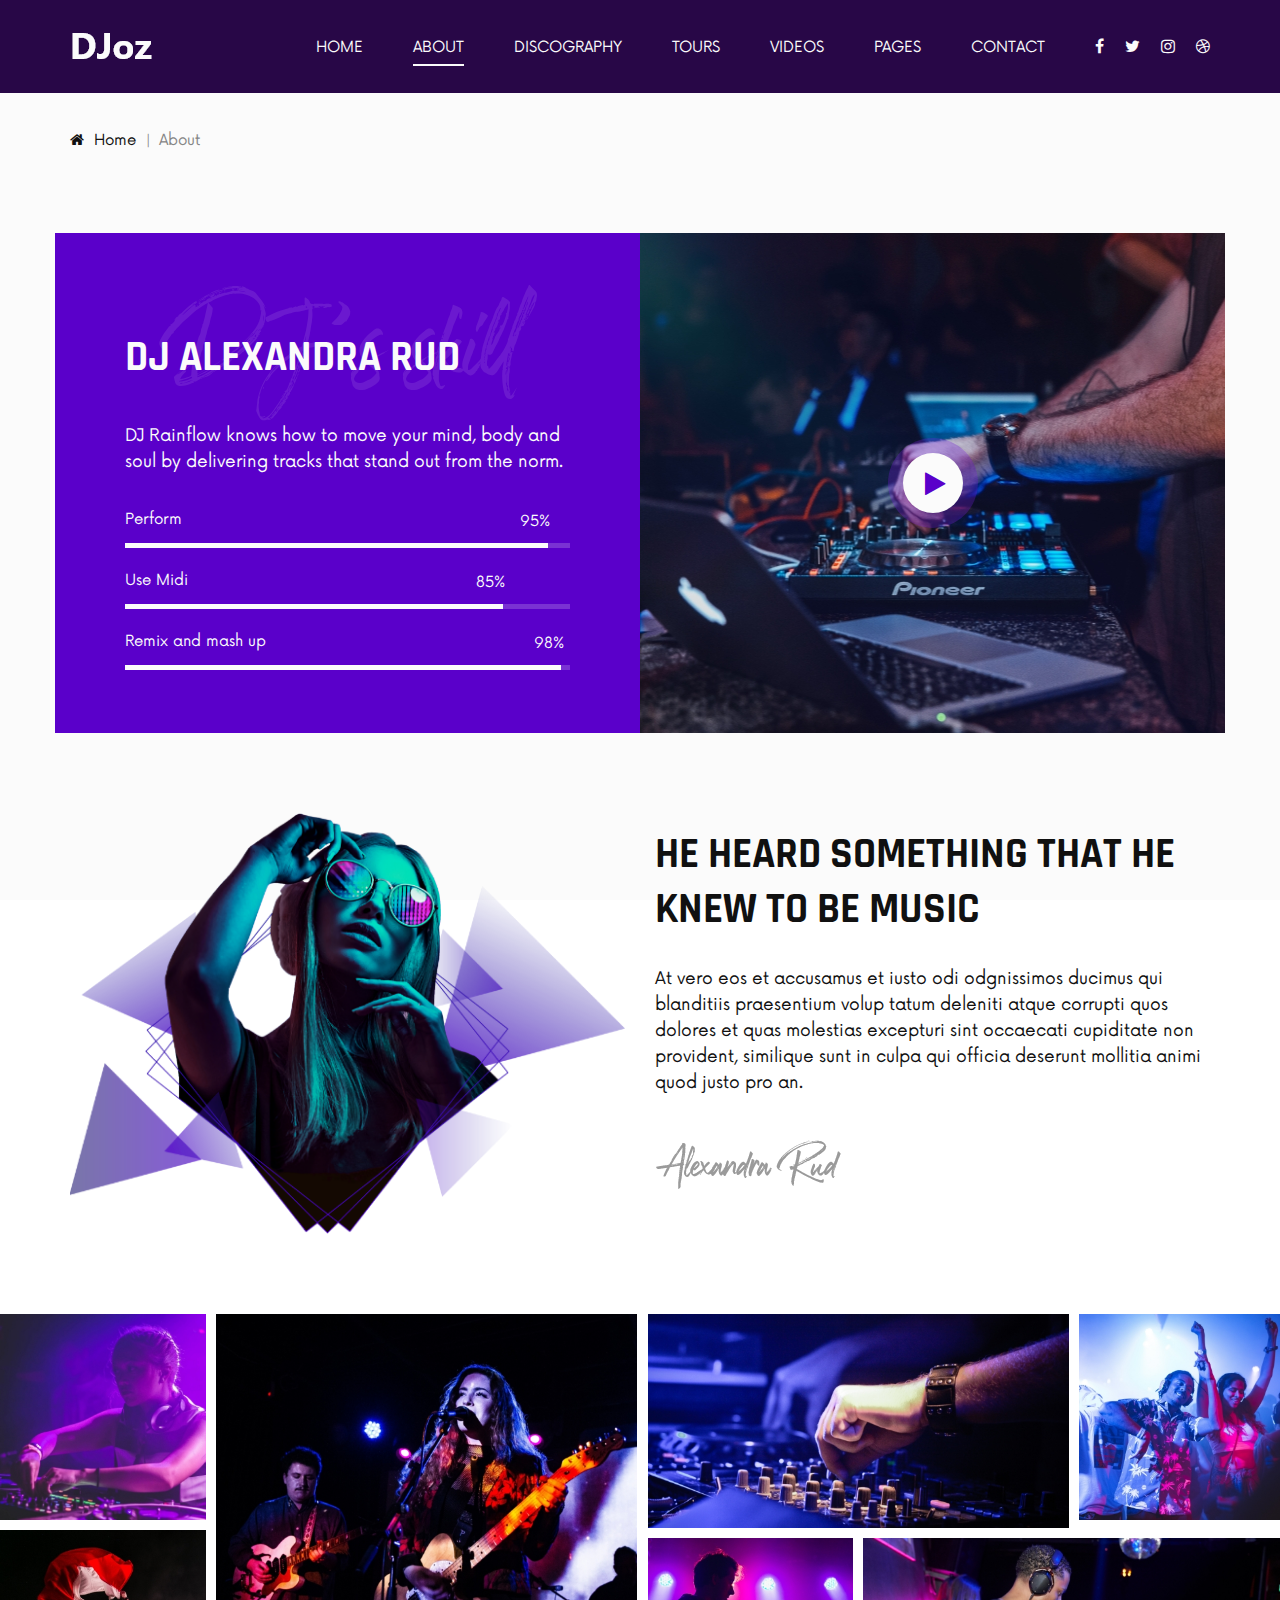
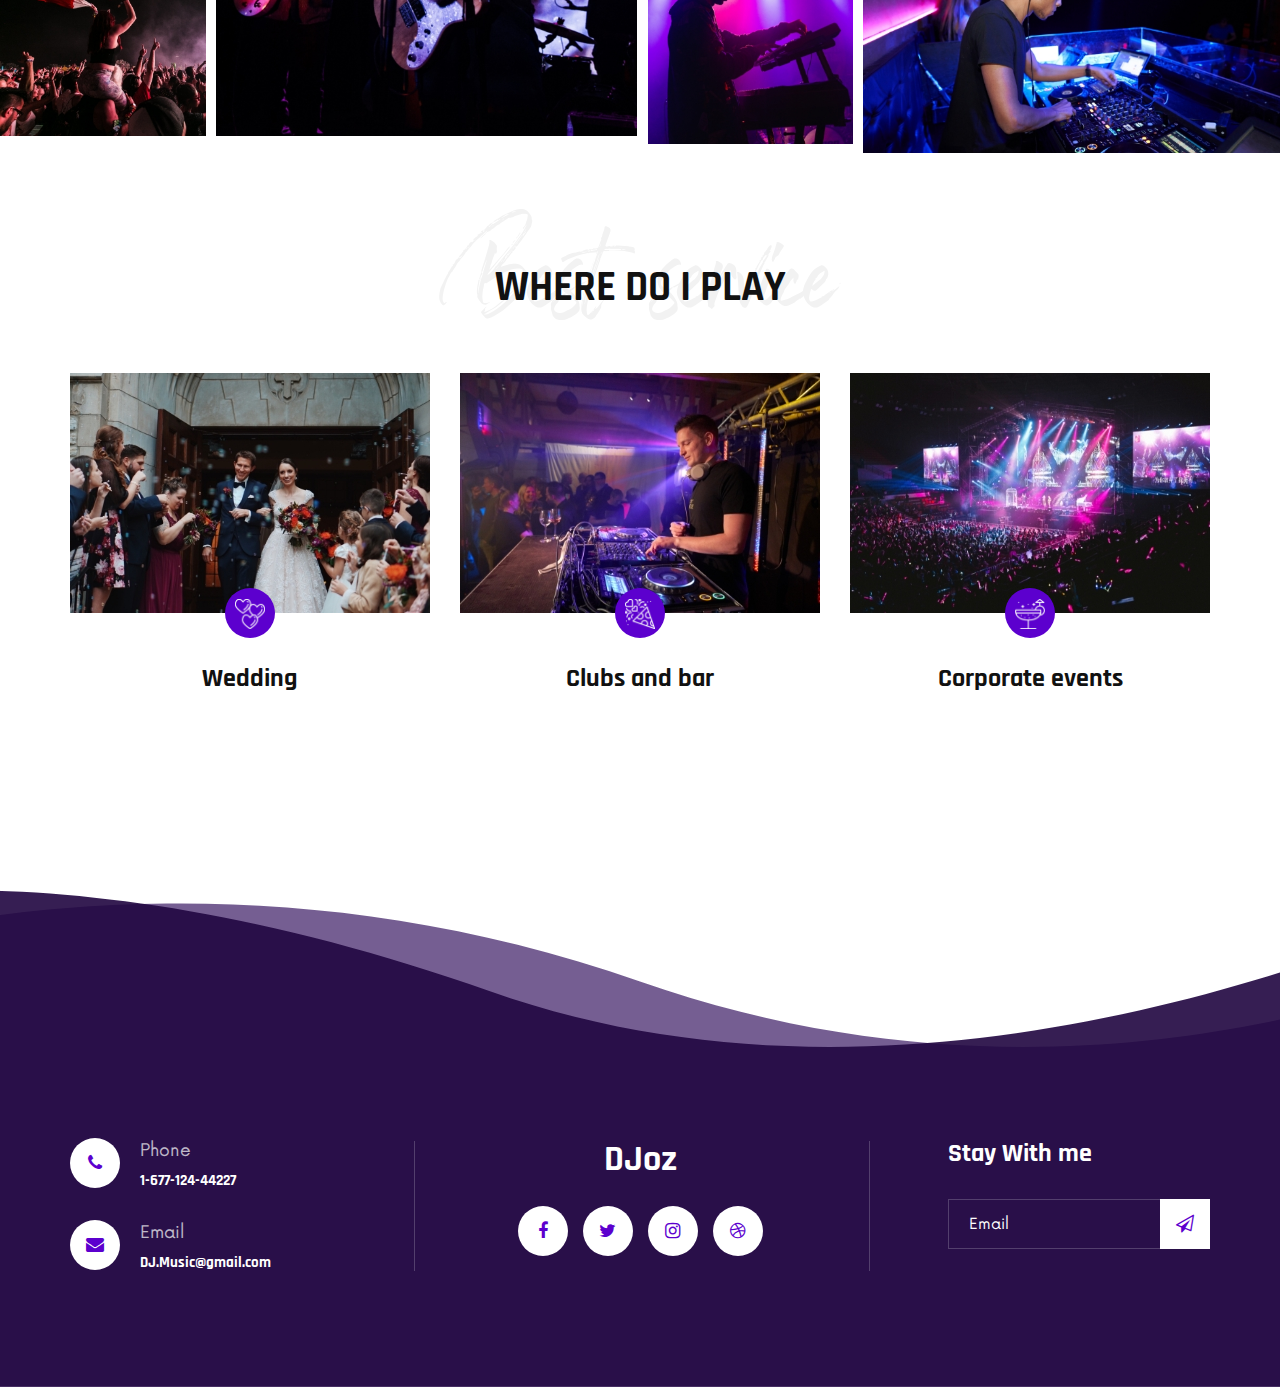
<file: about.html>
<!DOCTYPE html>
<html lang="zxx">

<head>
    <meta charset="UTF-8">
    <meta name="description" content="DJoz Template">
    <meta name="keywords" content="DJoz, unica, creative, html">
    <meta name="viewport" content="width=device-width, initial-scale=1.0">
    <meta http-equiv="X-UA-Compatible" content="ie=edge">
    <title>DJoz | Template</title>

    <!-- Google Font -->
    <link href="https://fonts.googleapis.com/css2?family=Rajdhani:wght@400;500;600;700&display=swap" rel="stylesheet">

    <!-- Css Styles -->
    <link rel="stylesheet" href="css/bootstrap.min.css" type="text/css">
    <link rel="stylesheet" href="css/font-awesome.min.css" type="text/css">
    <link rel="stylesheet" href="css/barfiller.css" type="text/css">
    <link rel="stylesheet" href="css/nowfont.css" type="text/css">
    <link rel="stylesheet" href="css/rockville.css" type="text/css">
    <link rel="stylesheet" href="css/magnific-popup.css" type="text/css">
    <link rel="stylesheet" href="css/owl.carousel.min.css" type="text/css">
    <link rel="stylesheet" href="css/slicknav.min.css" type="text/css">
    <link rel="stylesheet" href="css/style.css" type="text/css">
</head>

<body>
    <!-- Page Preloder -->
    <div id="preloder">
        <div class="loader"></div>
    </div>

    <!-- Header Section Begin -->
    <header class="header header--normal">
        <div class="container">
            <div class="row">
                <div class="col-lg-2 col-md-2">
                    <div class="header__logo">
                        <a href="./index.html"><img src="img/logo.png" alt=""></a>
                    </div>
                </div>
                <div class="col-lg-10 col-md-10">
                    <div class="header__nav">
                        <nav class="header__menu mobile-menu">
                            <ul>
                                <li><a href="./index.html">Home</a></li>
                                <li class="active"><a href="./about.html">About</a></li>
                                <li><a href="./discography.html">Discography</a></li>
                                <li><a href="./tours.html">Tours</a></li>
                                <li><a href="./videos.html">Videos</a></li>
                                <li><a href="#">Pages</a>
                                    <ul class="dropdown">
                                        <li><a href="./about.html">About</a></li>
                                        <li><a href="./blog.html">Blog</a></li>
                                        <li><a href="./blog-details.html">Blog Details</a></li>
                                    </ul>
                                </li>
                                <li><a href="./contact.html">Contact</a></li>
                            </ul>
                        </nav>
                        <div class="header__right__social">
                            <a href="#"><i class="fa fa-facebook"></i></a>
                            <a href="#"><i class="fa fa-twitter"></i></a>
                            <a href="#"><i class="fa fa-instagram"></i></a>
                            <a href="#"><i class="fa fa-dribbble"></i></a>
                        </div>
                    </div>
                </div>
            </div>
            <div id="mobile-menu-wrap"></div>
        </div>
    </header>
    <!-- Header Section End -->

    <!-- Breadcrumb Begin -->
    <div class="breadcrumb-option">
        <div class="container">
            <div class="row">
                <div class="col-lg-12">
                    <div class="breadcrumb__links">
                        <a href="#"><i class="fa fa-home"></i> Home</a>
                        <span>About</span>
                    </div>
                </div>
            </div>
        </div>
    </div>
    <!-- Breadcrumb End -->

    <!-- Skills Section Begin -->
    <section class="skills spad">
        <div class="container">
            <div class="row">
                <div class="col-lg-6 p-0">
                    <div class="skills__content">
                        <div class="section-title">
                            <h2>DJ Alexandra Rud</h2>
                            <h1>DJ’s skill</h1>
                        </div>
                        <p>DJ Rainflow knows how to move your mind, body and soul by delivering tracks that stand out
                            from the norm.</p>
                        <div class="skill__bar__item">
                            <p>Perform</p>
                            <div id="bar1" class="barfiller">
                                <span class="tip"></span>
                                <span class="fill" data-percentage="95"></span>
                            </div>
                        </div>
                        <div class="skill__bar__item">
                            <p>Use Midi</p>
                            <div id="bar2" class="barfiller">
                                <span class="tip"></span>
                                <span class="fill" data-percentage="85"></span>
                            </div>
                        </div>
                        <div class="skill__bar__item">
                            <p>Remix and mash up</p>
                            <div id="bar3" class="barfiller">
                                <span class="tip"></span>
                                <span class="fill" data-percentage="98"></span>
                            </div>
                        </div>
                    </div>
                </div>
                <div class="col-lg-6 p-0">
                    <div class="skills__video set-bg" data-setbg="img/skill-video.jpg">
                        <a href="https://www.youtube.com/watch?v=S19UcWdOA-I?autoplay=1" class="play-btn video-popup"><i class="fa fa-play"></i></a>
                    </div>
                </div>
            </div>
        </div>
    </section>
    <!-- Skills Section End -->

    <!-- About Section Begin -->
    <section class="about about--page spad">
        <div class="container">
            <div class="row">
                <div class="col-lg-6">
                    <div class="about__pic">
                        <img src="img/about/about.png" alt="">
                    </div>
                </div>
                <div class="col-lg-6">
                    <div class="about__text">
                        <div class="section-title">
                            <h2>He heard something that he knew to be music</h2>
                        </div>
                        <p>At vero eos et accusamus et iusto odi odgnissimos ducimus qui blanditiis praesentium volup
                            tatum deleniti atque corrupti quos dolores et quas molestias excepturi sint occaecati
                            cupiditate non provident, similique sunt in culpa qui officia deserunt mollitia animi quod
                            justo pro an.</p>
                        <img src="img/about/signature.png" alt="">
                    </div>
                </div>
            </div>
        </div>
    </section>
    <!-- About Section End -->

    <!-- About Pic Begin -->
    <div class="about-pic">
        <div class="container-fluid">
            <div class="row">
                <div class="col-lg-6">
                    <div class="row">
                        <div class="col-lg-4 col-md-4 col-sm-4 p-0">
                            <img src="img/about/ap-1.jpg" alt="">
                            <img src="img/about/ap-2.jpg" alt="">
                        </div>
                        <div class="col-lg-8 col-md-8 col-sm-8 p-0">
                            <img src="img/about/ap-3.jpg" alt="">
                        </div>
                    </div>
                </div>
                <div class="col-lg-6">
                    <div class="row">
                        <div class="col-lg-8 col-md-8 col-sm-8 p-0">
                            <img src="img/about/ap-4.jpg" alt="">
                        </div>
                        <div class="col-lg-4 col-md-4 col-sm-4 p-0">
                            <img src="img/about/ap-5.jpg" alt="">
                        </div>
                        <div class="col-lg-4 col-md-4 col-sm-4 p-0">
                            <img src="img/about/ap-6.jpg" alt="">
                        </div>
                        <div class="col-lg-8 col-md-8 col-sm-8 p-0">
                            <img src="img/about/ap-7.jpg" alt="">
                        </div>
                    </div>
                </div>
            </div>
        </div>
    </div>
    <!-- About Pic End -->

    <!-- About Services Section Begin -->
    <section class="about-services spad">
        <div class="container">
            <div class="row">
                <div class="col-lg-12">
                    <div class="section-title center-title">
                        <h2>WHERE DO I PLAY</h2>
                        <h1>Best service</h1>
                    </div>
                </div>
            </div>
            <div class="row">
                <div class="col-lg-4 col-md-6 col-sm-6">
                    <div class="about__services__item">
                        <div class="about__services__item__pic set-bg" data-setbg="img/services/as-1.jpg">
                            <div class="icon">
                                <img src="img/services/as-icon-1.png" alt="">
                            </div>
                        </div>
                        <div class="about__services__item__text">
                            <h4>Wedding</h4>
                            <p>Lorem ipsum dolor sit amet, consectetur adipiscing elit, sed do eiusmod.</p>
                        </div>
                    </div>
                </div>
                <div class="col-lg-4 col-md-6 col-sm-6">
                    <div class="about__services__item">
                        <div class="about__services__item__pic set-bg" data-setbg="img/services/as-2.jpg">
                            <div class="icon">
                                <img src="img/services/as-icon-2.png" alt="">
                            </div>
                        </div>
                        <div class="about__services__item__text">
                            <h4>Clubs and bar</h4>
                            <p>Lorem ipsum dolor sit amet, consectetur adipiscing elit, sed do eiusmod.</p>
                        </div>
                    </div>
                </div>
                <div class="col-lg-4 col-md-6 col-sm-6">
                    <div class="about__services__item">
                        <div class="about__services__item__pic set-bg" data-setbg="img/services/as-3.jpg">
                            <div class="icon">
                                <img src="img/services/as-icon-3.png" alt="">
                            </div>
                        </div>
                        <div class="about__services__item__text">
                            <h4>Corporate events</h4>
                            <p>Lorem ipsum dolor sit amet, consectetur adipiscing elit, sed do eiusmod.</p>
                        </div>
                    </div>
                </div>
            </div>
        </div>
    </section>
    <!-- About Services Section End -->

    <!-- Footer Section Begin -->
    <footer class="footer footer--normal spad set-bg" data-setbg="img/footer-bg.png">
        <div class="container">
            <div class="row">
                <div class="col-lg-3 col-md-6">
                    <div class="footer__address">
                        <ul>
                            <li>
                                <i class="fa fa-phone"></i>
                                <p>Phone</p>
                                <h6>1-677-124-44227</h6>
                            </li>
                            <li>
                                <i class="fa fa-envelope"></i>
                                <p>Email</p>
                                <h6>DJ.Music@gmail.com</h6>
                            </li>
                        </ul>
                    </div>
                </div>
                <div class="col-lg-4 offset-lg-1 col-md-6">
                    <div class="footer__social">
                        <h2>DJoz</h2>
                        <div class="footer__social__links">
                            <a href="#"><i class="fa fa-facebook"></i></a>
                            <a href="#"><i class="fa fa-twitter"></i></a>
                            <a href="#"><i class="fa fa-instagram"></i></a>
                            <a href="#"><i class="fa fa-dribbble"></i></a>
                        </div>
                    </div>
                </div>
                <div class="col-lg-3 offset-lg-1 col-md-6">
                    <div class="footer__newslatter">
                        <h4>Stay With me</h4>
                        <form action="#">
                            <input type="text" placeholder="Email">
                            <button type="submit"><i class="fa fa-send-o"></i></button>
                        </form>
                    </div>
                </div>
            </div>
        </div>
    </footer>
    <!-- Footer Section End -->

    <!-- Js Plugins -->
    <script src="js/jquery-3.3.1.min.js"></script>
    <script src="js/bootstrap.min.js"></script>
    <script src="js/jquery.magnific-popup.min.js"></script>
    <script src="js/jquery.nicescroll.min.js"></script>
    <script src="js/jquery.barfiller.js"></script>
    <script src="js/jquery.countdown.min.js"></script>
    <script src="js/jquery.slicknav.js"></script>
    <script src="js/owl.carousel.min.js"></script>
    <script src="js/main.js"></script>

    <!-- Music Plugin -->
    <script src="js/jquery.jplayer.min.js"></script>
    <script src="js/jplayerInit.js"></script>
</body>

</html>
</file>
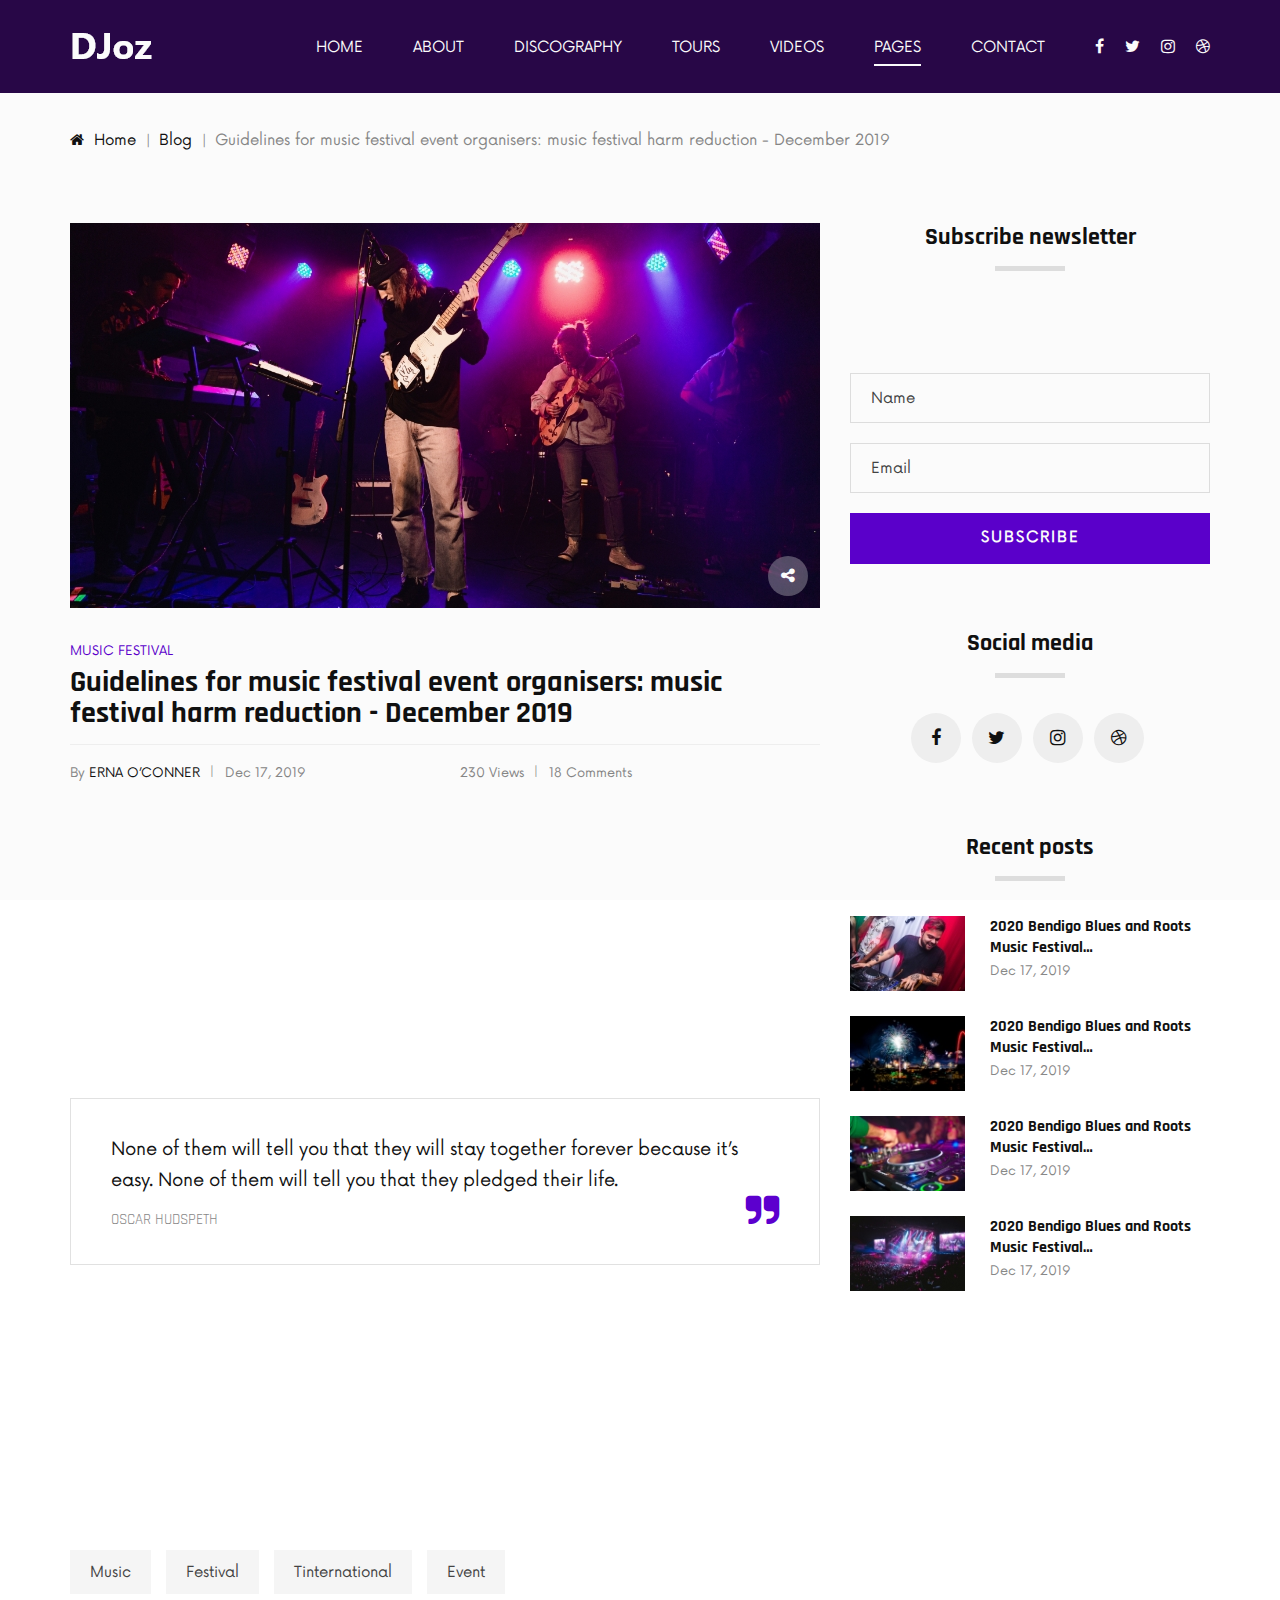
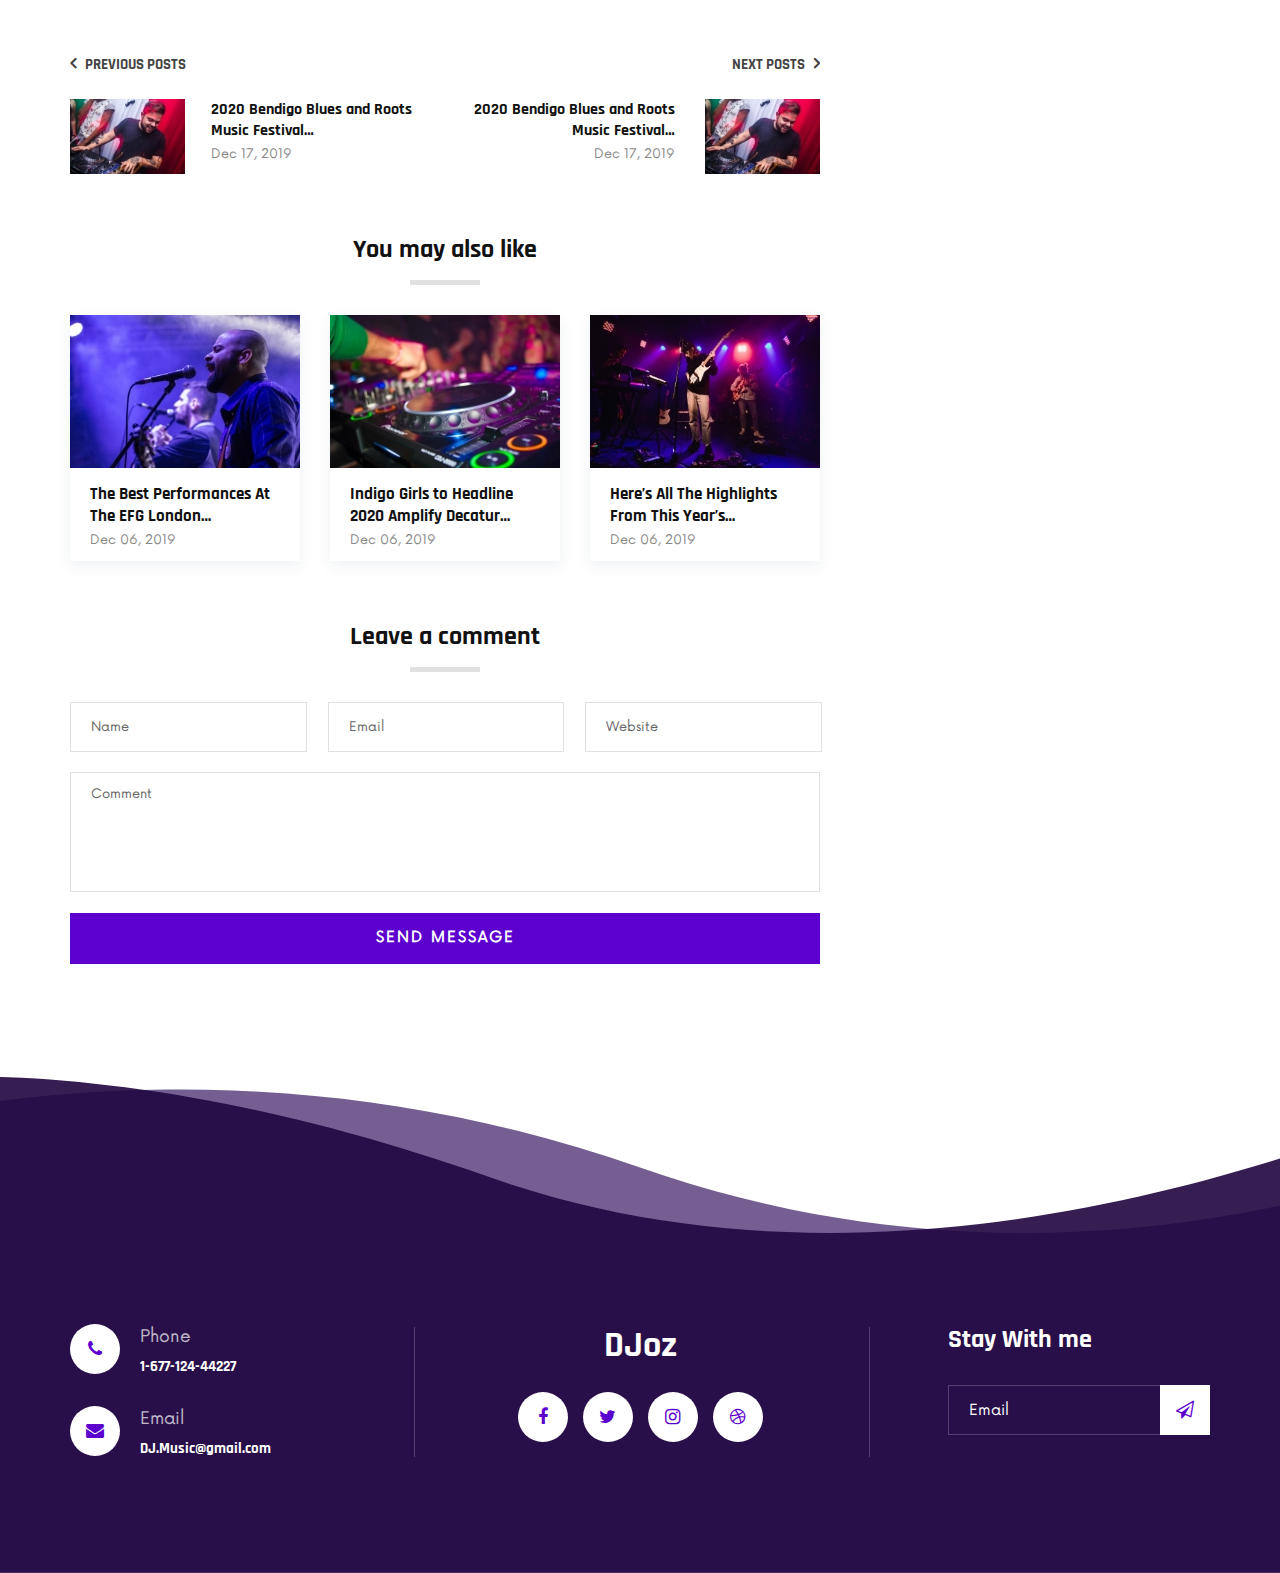
<file: blog-details.html>
<!DOCTYPE html>
<html lang="zxx">

<head>
    <meta charset="UTF-8">
    <meta name="description" content="DJoz Template">
    <meta name="keywords" content="DJoz, unica, creative, html">
    <meta name="viewport" content="width=device-width, initial-scale=1.0">
    <meta http-equiv="X-UA-Compatible" content="ie=edge">
    <title>DJoz | Template</title>

    <!-- Google Font -->
    <link href="https://fonts.googleapis.com/css2?family=Rajdhani:wght@400;500;600;700&display=swap" rel="stylesheet">

    <!-- Css Styles -->
    <link rel="stylesheet" href="css/bootstrap.min.css" type="text/css">
    <link rel="stylesheet" href="css/font-awesome.min.css" type="text/css">
    <link rel="stylesheet" href="css/barfiller.css" type="text/css">
    <link rel="stylesheet" href="css/nowfont.css" type="text/css">
    <link rel="stylesheet" href="css/rockville.css" type="text/css">
    <link rel="stylesheet" href="css/magnific-popup.css" type="text/css">
    <link rel="stylesheet" href="css/owl.carousel.min.css" type="text/css">
    <link rel="stylesheet" href="css/slicknav.min.css" type="text/css">
    <link rel="stylesheet" href="css/style.css" type="text/css">
</head>

<body>
    <!-- Page Preloder -->
    <div id="preloder">
        <div class="loader"></div>
    </div>

    <!-- Header Section Begin -->
    <header class="header header--normal">
        <div class="container">
            <div class="row">
                <div class="col-lg-2 col-md-2">
                    <div class="header__logo">
                        <a href="./index.html"><img src="img/logo.png" alt=""></a>
                    </div>
                </div>
                <div class="col-lg-10 col-md-10">
                    <div class="header__nav">
                        <nav class="header__menu mobile-menu">
                            <ul>
                                <li><a href="./index.html">Home</a></li>
                                <li><a href="./about.html">About</a></li>
                                <li><a href="./discography.html">Discography</a></li>
                                <li><a href="./tours.html">Tours</a></li>
                                <li><a href="./videos.html">Videos</a></li>
                                <li class="active"><a href="#">Pages</a>
                                    <ul class="dropdown">
                                        <li><a href="./about.html">About</a></li>
                                        <li><a href="./blog.html">Blog</a></li>
                                        <li><a href="./blog-details.html">Blog Details</a></li>
                                    </ul>
                                </li>
                                <li><a href="./contact.html">Contact</a></li>
                            </ul>
                        </nav>
                        <div class="header__right__social">
                            <a href="#"><i class="fa fa-facebook"></i></a>
                            <a href="#"><i class="fa fa-twitter"></i></a>
                            <a href="#"><i class="fa fa-instagram"></i></a>
                            <a href="#"><i class="fa fa-dribbble"></i></a>
                        </div>
                    </div>
                </div>
            </div>
            <div id="mobile-menu-wrap"></div>
        </div>
    </header>
    <!-- Header Section End -->

    <!-- Breadcrumb Begin -->
    <div class="breadcrumb-option">
        <div class="container">
            <div class="row">
                <div class="col-lg-12">
                    <div class="breadcrumb__links">
                        <a href="#"><i class="fa fa-home"></i> Home</a>
                        <a href="#">Blog</a>
                        <span>Guidelines for music festival event organisers: music festival harm reduction - December
                            2019</span>
                    </div>
                </div>
            </div>
        </div>
    </div>
    <!-- Breadcrumb End -->

    <!-- Blog Details Section Begin -->
    <section class="blog-details spad">
        <div class="container">
            <div class="row">
                <div class="col-lg-8">
                    <div class="blog__details__content">
                        <div class="blog__details__item">
                            <div class="blog__details__item__pic set-bg" data-setbg="img/blog/details/details-pic.jpg">
                                <a href="#"><i class="fa fa-share-alt"></i></a>
                            </div>
                            <div class="blog__details__item__text">
                                <span>Music festival</span>
                                <h3>Guidelines for music festival event organisers: music festival harm reduction -
                                    December 2019</h3>
                                <div class="blog__details__item__widget">
                                    <div class="row">
                                        <div class="col-lg-6">
                                            <ul>
                                                <li>By <span>Erna O’Conner</span></li>
                                                <li>Dec 17, 2019</li>
                                            </ul>
                                        </div>
                                        <div class="col-lg-6">
                                            <ul>
                                                <li>230 Views</li>
                                                <li>18 Comments</li>
                                            </ul>
                                        </div>
                                    </div>
                                </div>
                            </div>
                        </div>
                        <div class="blog__details__desc">
                            <p>I feel as though a lot of people who read my articles are under the impression that I am
                                suggesting eventually someone is going to come into their life and every puzzle piece
                                will simply pop into place. Doves will fly out from behind you, a chorus will follow you
                                around on every date, you will find a bag with 10 million dollars in the street, which
                                you will use to move to Pleasantville, USA.</p>
                            <p>You need mutual respect, compromise, sacrifice, understanding, the willingness to work at
                                it and stand by him or her when times get rough. You need to be willing to be by their
                                side not only during the bright days but also during the dark ones that Love is not all
                                you need.</p>
                        </div>
                        <div class="blog__details__quote">
                            <p>None of them will tell you that they will stay together forever because it’s easy. None
                                of them will tell you that they pledged their life.</p>
                            <h6>OSCAR HUDSPETH</h6>
                            <i class="fa fa-quote-right"></i>
                        </div>
                        <div class="blog__details__desc">
                            <p>You are committing to someone’s whole self. You are not just committing to them under the
                                condition that they stay young and beautiful — because they will not. And neither will
                                you. You are not just committing to them until someone better comes along while neither
                                they nor your relationship is perfect.</p>
                            <p>This is the person you want to be with. You are committing to their very being. To the
                                idea that the two of you are</p>
                        </div>
                        <div class="blog__details__tags">
                            <a href="#">Music</a>
                            <a href="#">Festival</a>
                            <a href="#">Tinternational</a>
                            <a href="#">Event</a>
                        </div>
                        <div class="blog__details__option">
                            <div class="row">
                                <div class="col-lg-6 col-md-6 col-sm-6">
                                    <a href="#" class="blog__option__btn">
                                        <h6 class="option__btn__name"><i class="fa fa-angle-left"></i> Previous posts
                                        </h6>
                                        <div class="blog__option__btn__item">
                                            <div class="blog__option__btn__pic">
                                                <img src="img/blog/details/blog-change.jpg" alt="">
                                            </div>
                                            <div class="blog__option__btn__text">
                                                <h6>2020 Bendigo Blues and Roots Music Festival…</h6>
                                                <span>Dec 17, 2019</span>
                                            </div>
                                        </div>
                                    </a>
                                </div>
                                <div class="col-lg-6 col-md-6 col-sm-6">
                                    <a href="#" class="blog__option__btn blog__option__btn--next">
                                        <h6 class="option__btn__name">Next posts <i class="fa fa-angle-right"></i></h6>
                                        <div class="blog__option__btn__item">
                                            <div class="blog__option__btn__pic">
                                                <img src="img/blog/details/blog-change.jpg" alt="">
                                            </div>
                                            <div class="blog__option__btn__text">
                                                <h6>2020 Bendigo Blues and Roots Music Festival…</h6>
                                                <span>Dec 17, 2019</span>
                                            </div>
                                        </div>
                                    </a>
                                </div>
                            </div>
                        </div>
                        <div class="blog__details__services">
                            <div class="row">
                                <div class="col-lg-12">
                                    <div class="blog__details__services__title">
                                        <h4>You may also like</h4>
                                    </div>
                                </div>
                            </div>
                            <div class="row">
                                <div class="col-lg-4 col-md-6 col-sm-6">
                                    <div class="blog__details__services__item">
                                        <div class="blog__details__services__item__pic">
                                            <img src="img/blog/details/bs-1.jpg" alt="">
                                        </div>
                                        <div class="blog__details__services__item__text">
                                            <h6><a href="#">The Best Performances At The EFG London…</a></h6>
                                            <span>Dec 06, 2019</span>
                                        </div>
                                    </div>
                                </div>
                                <div class="col-lg-4 col-md-6 col-sm-6">
                                    <div class="blog__details__services__item">
                                        <div class="blog__details__services__item__pic">
                                            <img src="img/blog/details/bs-2.jpg" alt="">
                                        </div>
                                        <div class="blog__details__services__item__text">
                                            <h6><a href="#">Indigo Girls to Headline 2020 Amplify Decatur…</a></h6>
                                            <span>Dec 06, 2019</span>
                                        </div>
                                    </div>
                                </div>
                                <div class="col-lg-4 col-md-6 col-sm-6">
                                    <div class="blog__details__services__item">
                                        <div class="blog__details__services__item__pic">
                                            <img src="img/blog/details/bs-3.jpg" alt="">
                                        </div>
                                        <div class="blog__details__services__item__text">
                                            <h6><a href="#">Here’s All The Highlights From This Year’s…</a></h6>
                                            <span>Dec 06, 2019</span>
                                        </div>
                                    </div>
                                </div>
                            </div>
                        </div>
                        <div class="blog__details__form">
                            <div class="blog__details__form__title">
                                <h4>Leave a comment</h4>
                            </div>
                            <form action="#">
                                <div class="input__list">
                                    <input type="text" placeholder="Name">
                                    <input type="text" placeholder="Email">
                                    <input type="text" placeholder="Website">
                                </div>
                                <textarea placeholder="Comment"></textarea>
                                <button type="submit" class="site-btn">SEND MESSAGE</button>
                            </form>
                        </div>
                    </div>
                </div>
                <div class="col-lg-4">
                    <div class="blog__sidebar">
                        <div class="blog__sidebar__item">
                            <div class="blog__sidebar__title">
                                <h4>Subscribe newsletter</h4>
                            </div>
                            <p>Ipsum dolor sit amet, adipiscing elit, sed eiusmod </p>
                            <form action="#">
                                <input type="text" placeholder="Name">
                                <input type="text" placeholder="Email">
                                <button type="submit" class="site-btn">Subscribe</button>
                            </form>
                        </div>
                        <div class="blog__sidebar__item">
                            <div class="blog__sidebar__title">
                                <h4>Social media</h4>
                            </div>
                            <div class="blog__sidebar__social">
                                <a href="#"><i class="fa fa-facebook"></i></a>
                                <a href="#"><i class="fa fa-twitter"></i></a>
                                <a href="#"><i class="fa fa-instagram"></i></a>
                                <a href="#"><i class="fa fa-dribbble"></i></a>
                            </div>
                        </div>
                        <div class="blog__sidebar__item">
                            <div class="blog__sidebar__title">
                                <h4>Recent posts</h4>
                            </div>
                            <a href="#" class="recent__item">
                                <div class="recent__item__pic">
                                    <img src="img/blog/br-1.jpg" alt="">
                                </div>
                                <div class="recent__item__text">
                                    <h6>2020 Bendigo Blues and Roots Music Festival…</h6>
                                    <span>Dec 17, 2019</span>
                                </div>
                            </a>
                            <a href="#" class="recent__item">
                                <div class="recent__item__pic">
                                    <img src="img/blog/br-2.jpg" alt="">
                                </div>
                                <div class="recent__item__text">
                                    <h6>2020 Bendigo Blues and Roots Music Festival…</h6>
                                    <span>Dec 17, 2019</span>
                                </div>
                            </a>
                            <a href="#" class="recent__item">
                                <div class="recent__item__pic">
                                    <img src="img/blog/br-3.jpg" alt="">
                                </div>
                                <div class="recent__item__text">
                                    <h6>2020 Bendigo Blues and Roots Music Festival…</h6>
                                    <span>Dec 17, 2019</span>
                                </div>
                            </a>
                            <a href="#" class="recent__item">
                                <div class="recent__item__pic">
                                    <img src="img/blog/br-4.jpg" alt="">
                                </div>
                                <div class="recent__item__text">
                                    <h6>2020 Bendigo Blues and Roots Music Festival…</h6>
                                    <span>Dec 17, 2019</span>
                                </div>
                            </a>
                        </div>
                    </div>
                </div>
            </div>
        </div>
    </section>
    <!-- Blog Details Section End -->

    <!-- Footer Section Begin -->
    <footer class="footer footer--normal spad set-bg" data-setbg="img/footer-bg.png">
        <div class="container">
            <div class="row">
                <div class="col-lg-3 col-md-6">
                    <div class="footer__address">
                        <ul>
                            <li>
                                <i class="fa fa-phone"></i>
                                <p>Phone</p>
                                <h6>1-677-124-44227</h6>
                            </li>
                            <li>
                                <i class="fa fa-envelope"></i>
                                <p>Email</p>
                                <h6>DJ.Music@gmail.com</h6>
                            </li>
                        </ul>
                    </div>
                </div>
                <div class="col-lg-4 offset-lg-1 col-md-6">
                    <div class="footer__social">
                        <h2>DJoz</h2>
                        <div class="footer__social__links">
                            <a href="#"><i class="fa fa-facebook"></i></a>
                            <a href="#"><i class="fa fa-twitter"></i></a>
                            <a href="#"><i class="fa fa-instagram"></i></a>
                            <a href="#"><i class="fa fa-dribbble"></i></a>
                        </div>
                    </div>
                </div>
                <div class="col-lg-3 offset-lg-1 col-md-6">
                    <div class="footer__newslatter">
                        <h4>Stay With me</h4>
                        <form action="#">
                            <input type="text" placeholder="Email">
                            <button type="submit"><i class="fa fa-send-o"></i></button>
                        </form>
                    </div>
                </div>
            </div>
        </div>
    </footer>
    <!-- Footer Section End -->

    <!-- Js Plugins -->
    <script src="js/jquery-3.3.1.min.js"></script>
    <script src="js/bootstrap.min.js"></script>
    <script src="js/jquery.magnific-popup.min.js"></script>
    <script src="js/jquery.nicescroll.min.js"></script>
    <script src="js/jquery.barfiller.js"></script>
    <script src="js/jquery.countdown.min.js"></script>
    <script src="js/jquery.slicknav.js"></script>
    <script src="js/owl.carousel.min.js"></script>
    <script src="js/main.js"></script>

    <!-- Music Plugin -->
    <script src="js/jquery.jplayer.min.js"></script>
    <script src="js/jplayerInit.js"></script>
</body>

</html>
</file>
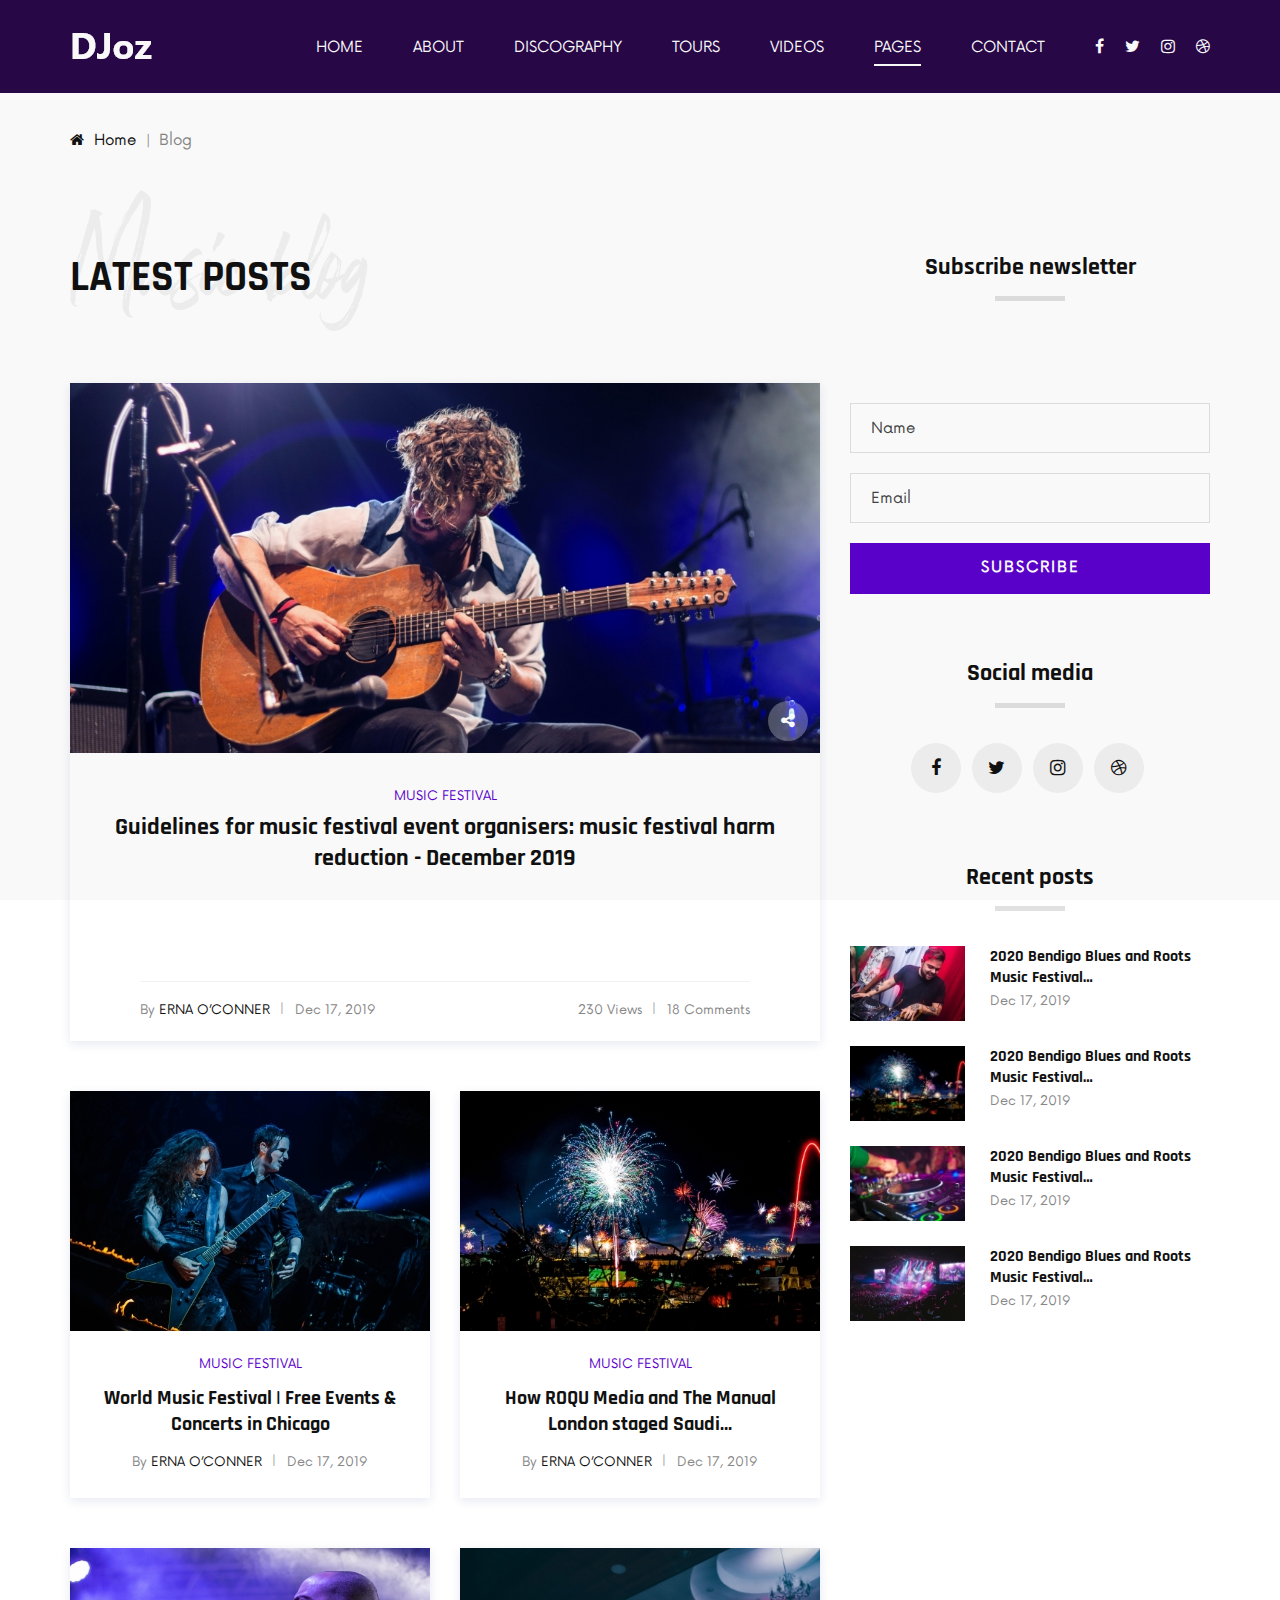
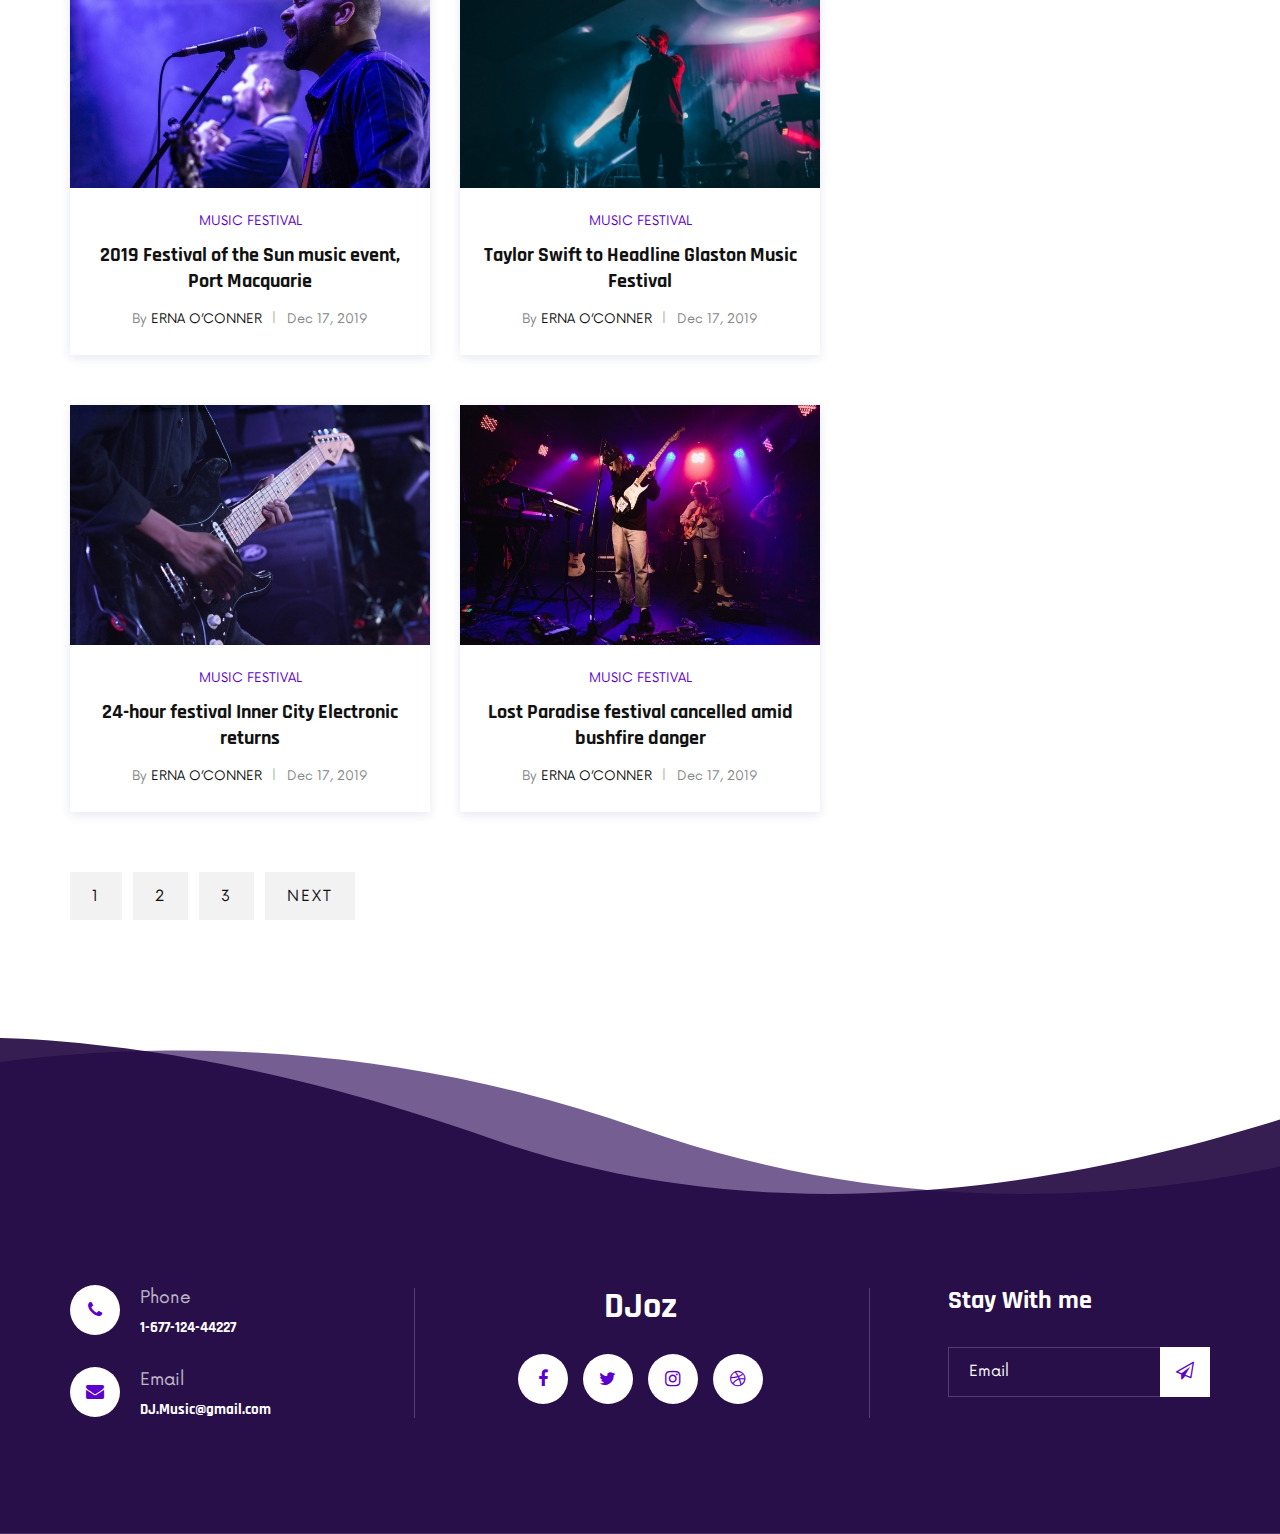
<file: blog.html>
<!DOCTYPE html>
<html lang="zxx">

<head>
    <meta charset="UTF-8">
    <meta name="description" content="DJoz Template">
    <meta name="keywords" content="DJoz, unica, creative, html">
    <meta name="viewport" content="width=device-width, initial-scale=1.0">
    <meta http-equiv="X-UA-Compatible" content="ie=edge">
    <title>DJoz | Template</title>

    <!-- Google Font -->
    <link href="https://fonts.googleapis.com/css2?family=Rajdhani:wght@400;500;600;700&display=swap" rel="stylesheet">

    <!-- Css Styles -->
    <link rel="stylesheet" href="css/bootstrap.min.css" type="text/css">
    <link rel="stylesheet" href="css/font-awesome.min.css" type="text/css">
    <link rel="stylesheet" href="css/barfiller.css" type="text/css">
    <link rel="stylesheet" href="css/nowfont.css" type="text/css">
    <link rel="stylesheet" href="css/rockville.css" type="text/css">
    <link rel="stylesheet" href="css/magnific-popup.css" type="text/css">
    <link rel="stylesheet" href="css/owl.carousel.min.css" type="text/css">
    <link rel="stylesheet" href="css/slicknav.min.css" type="text/css">
    <link rel="stylesheet" href="css/style.css" type="text/css">
</head>

<body>
    <!-- Page Preloder -->
    <div id="preloder">
        <div class="loader"></div>
    </div>

    <!-- Header Section Begin -->
    <header class="header header--normal">
        <div class="container">
            <div class="row">
                <div class="col-lg-2 col-md-2">
                    <div class="header__logo">
                        <a href="./index.html"><img src="img/logo.png" alt=""></a>
                    </div>
                </div>
                <div class="col-lg-10 col-md-10">
                    <div class="header__nav">
                        <nav class="header__menu mobile-menu">
                            <ul>
                                <li><a href="./index.html">Home</a></li>
                                <li><a href="./about.html">About</a></li>
                                <li><a href="./discography.html">Discography</a></li>
                                <li><a href="./tours.html">Tours</a></li>
                                <li><a href="./videos.html">Videos</a></li>
                                <li class="active"><a href="#">Pages</a>
                                    <ul class="dropdown">
                                        <li><a href="./about.html">About</a></li>
                                        <li><a href="./blog.html">Blog</a></li>
                                        <li><a href="./blog-details.html">Blog Details</a></li>
                                    </ul>
                                </li>
                                <li><a href="./contact.html">Contact</a></li>
                            </ul>
                        </nav>
                        <div class="header__right__social">
                            <a href="#"><i class="fa fa-facebook"></i></a>
                            <a href="#"><i class="fa fa-twitter"></i></a>
                            <a href="#"><i class="fa fa-instagram"></i></a>
                            <a href="#"><i class="fa fa-dribbble"></i></a>
                        </div>
                    </div>
                </div>
            </div>
            <div id="mobile-menu-wrap"></div>
        </div>
    </header>
    <!-- Header Section End -->

    <!-- Breadcrumb Begin -->
    <div class="breadcrumb-option">
        <div class="container">
            <div class="row">
                <div class="col-lg-12">
                    <div class="breadcrumb__links">
                        <a href="#"><i class="fa fa-home"></i> Home</a>
                        <span>Blog</span>
                    </div>
                </div>
            </div>
        </div>
    </div>
    <!-- Breadcrumb End -->

    <!-- Blog Section Begin -->
    <section class="blog spad">
        <div class="container">
            <div class="row">
                <div class="col-lg-8">
                    <div class="section-title">
                        <h2>Latest posts</h2>
                        <h1>Music blog</h1>
                    </div>
                    <div class="blog__large">
                        <div class="blog__large__pic set-bg" data-setbg="img/blog/large-item.jpg">
                            <a href="#"><i class="fa fa-share-alt"></i></a>
                        </div>
                        <div class="blog__large__text">
                            <span>Music festival</span>
                            <h4>Guidelines for music festival event organisers: music festival harm reduction - December
                                2019</h4>
                            <p>Lorem ipsum dolor consectetur adipiscing eiusmod tempor incididunt ut labore et dolore
                            </p>
                            <div class="blog__large__widget">
                                <div class="row">
                                    <div class="col-lg-6 col-md-6">
                                        <ul>
                                            <li>By <span>Erna O’Conner</span></li>
                                            <li>Dec 17, 2019</li>
                                        </ul>
                                    </div>
                                    <div class="col-lg-6 col-md-6">
                                        <ul class="right__widget">
                                            <li>230 Views</li>
                                            <li>18 Comments</li>
                                        </ul>
                                    </div>
                                </div>
                            </div>
                        </div>
                    </div>
                    <div class="row">
                        <div class="col-lg-6 col-md-6 col-sm-6">
                            <div class="blog__item">
                                <div class="blog__item__pic">
                                    <img src="img/blog/blog-1.jpg" alt="">
                                </div>
                                <div class="blog__item__text">
                                    <span>Music festival</span>
                                    <h5>World Music Festival | Free Events & Concerts in Chicago</h5>
                                    <ul>
                                        <li>By <span>Erna O’Conner</span></li>
                                        <li>Dec 17, 2019</li>
                                    </ul>
                                </div>
                            </div>
                        </div>
                        <div class="col-lg-6 col-md-6 col-sm-6">
                            <div class="blog__item">
                                <div class="blog__item__pic">
                                    <img src="img/blog/blog-2.jpg" alt="">
                                </div>
                                <div class="blog__item__text">
                                    <span>Music festival</span>
                                    <h5>How ROQU Media and The Manual London staged Saudi…</h5>
                                    <ul>
                                        <li>By <span>Erna O’Conner</span></li>
                                        <li>Dec 17, 2019</li>
                                    </ul>
                                </div>
                            </div>
                        </div>
                        <div class="col-lg-6 col-md-6 col-sm-6">
                            <div class="blog__item">
                                <div class="blog__item__pic">
                                    <img src="img/blog/blog-3.jpg" alt="">
                                </div>
                                <div class="blog__item__text">
                                    <span>Music festival</span>
                                    <h5>2019 Festival of the Sun music event, Port Macquarie</h5>
                                    <ul>
                                        <li>By <span>Erna O’Conner</span></li>
                                        <li>Dec 17, 2019</li>
                                    </ul>
                                </div>
                            </div>
                        </div>
                        <div class="col-lg-6 col-md-6 col-sm-6">
                            <div class="blog__item">
                                <div class="blog__item__pic">
                                    <img src="img/blog/blog-4.jpg" alt="">
                                </div>
                                <div class="blog__item__text">
                                    <span>Music festival</span>
                                    <h5>Taylor Swift to Headline Glaston Music Festival</h5>
                                    <ul>
                                        <li>By <span>Erna O’Conner</span></li>
                                        <li>Dec 17, 2019</li>
                                    </ul>
                                </div>
                            </div>
                        </div>
                        <div class="col-lg-6 col-md-6 col-sm-6">
                            <div class="blog__item">
                                <div class="blog__item__pic">
                                    <img src="img/blog/blog-5.jpg" alt="">
                                </div>
                                <div class="blog__item__text">
                                    <span>Music festival</span>
                                    <h5>24-hour festival Inner City Electronic returns</h5>
                                    <ul>
                                        <li>By <span>Erna O’Conner</span></li>
                                        <li>Dec 17, 2019</li>
                                    </ul>
                                </div>
                            </div>
                        </div>
                        <div class="col-lg-6 col-md-6 col-sm-6">
                            <div class="blog__item">
                                <div class="blog__item__pic">
                                    <img src="img/blog/blog-6.jpg" alt="">
                                </div>
                                <div class="blog__item__text">
                                    <span>Music festival</span>
                                    <h5>Lost Paradise festival cancelled amid bushfire danger</h5>
                                    <ul>
                                        <li>By <span>Erna O’Conner</span></li>
                                        <li>Dec 17, 2019</li>
                                    </ul>
                                </div>
                            </div>
                        </div>
                        <div class="col-lg-12">
                            <div class="pagination__links blog__pagination">
                                <a href="#">1</a>
                                <a href="#">2</a>
                                <a href="#">3</a>
                                <a href="#">Next</a>
                            </div>
                        </div>
                    </div>
                </div>
                <div class="col-lg-4">
                    <div class="blog__sidebar">
                        <div class="blog__sidebar__item">
                            <div class="blog__sidebar__title">
                                <h4>Subscribe newsletter</h4>
                            </div>
                            <p>Ipsum dolor sit amet, adipiscing elit, sed eiusmod </p>
                            <form action="#">
                                <input type="text" placeholder="Name">
                                <input type="text" placeholder="Email">
                                <button type="submit" class="site-btn">Subscribe</button>
                            </form>
                        </div>
                        <div class="blog__sidebar__item">
                            <div class="blog__sidebar__title">
                                <h4>Social media</h4>
                            </div>
                            <div class="blog__sidebar__social">
                                <a href="#"><i class="fa fa-facebook"></i></a>
                                <a href="#"><i class="fa fa-twitter"></i></a>
                                <a href="#"><i class="fa fa-instagram"></i></a>
                                <a href="#"><i class="fa fa-dribbble"></i></a>
                            </div>
                        </div>
                        <div class="blog__sidebar__item">
                            <div class="blog__sidebar__title">
                                <h4>Recent posts</h4>
                            </div>
                            <a href="#" class="recent__item">
                                <div class="recent__item__pic">
                                    <img src="img/blog/br-1.jpg" alt="">
                                </div>
                                <div class="recent__item__text">
                                    <h6>2020 Bendigo Blues and Roots Music Festival…</h6>
                                    <span>Dec 17, 2019</span>
                                </div>
                            </a>
                            <a href="#" class="recent__item">
                                <div class="recent__item__pic">
                                    <img src="img/blog/br-2.jpg" alt="">
                                </div>
                                <div class="recent__item__text">
                                    <h6>2020 Bendigo Blues and Roots Music Festival…</h6>
                                    <span>Dec 17, 2019</span>
                                </div>
                            </a>
                            <a href="#" class="recent__item">
                                <div class="recent__item__pic">
                                    <img src="img/blog/br-3.jpg" alt="">
                                </div>
                                <div class="recent__item__text">
                                    <h6>2020 Bendigo Blues and Roots Music Festival…</h6>
                                    <span>Dec 17, 2019</span>
                                </div>
                            </a>
                            <a href="#" class="recent__item">
                                <div class="recent__item__pic">
                                    <img src="img/blog/br-4.jpg" alt="">
                                </div>
                                <div class="recent__item__text">
                                    <h6>2020 Bendigo Blues and Roots Music Festival…</h6>
                                    <span>Dec 17, 2019</span>
                                </div>
                            </a>
                        </div>
                    </div>
                </div>
            </div>
        </div>
    </section>
    <!-- Blog Section End -->

    <!-- Footer Section Begin -->
    <footer class="footer footer--normal spad set-bg" data-setbg="img/footer-bg.png">
        <div class="container">
            <div class="row">
                <div class="col-lg-3 col-md-6">
                    <div class="footer__address">
                        <ul>
                            <li>
                                <i class="fa fa-phone"></i>
                                <p>Phone</p>
                                <h6>1-677-124-44227</h6>
                            </li>
                            <li>
                                <i class="fa fa-envelope"></i>
                                <p>Email</p>
                                <h6>DJ.Music@gmail.com</h6>
                            </li>
                        </ul>
                    </div>
                </div>
                <div class="col-lg-4 offset-lg-1 col-md-6">
                    <div class="footer__social">
                        <h2>DJoz</h2>
                        <div class="footer__social__links">
                            <a href="#"><i class="fa fa-facebook"></i></a>
                            <a href="#"><i class="fa fa-twitter"></i></a>
                            <a href="#"><i class="fa fa-instagram"></i></a>
                            <a href="#"><i class="fa fa-dribbble"></i></a>
                        </div>
                    </div>
                </div>
                <div class="col-lg-3 offset-lg-1 col-md-6">
                    <div class="footer__newslatter">
                        <h4>Stay With me</h4>
                        <form action="#">
                            <input type="text" placeholder="Email">
                            <button type="submit"><i class="fa fa-send-o"></i></button>
                        </form>
                    </div>
                </div>
            </div>
        </div>
    </footer>
    <!-- Footer Section End -->

    <!-- Js Plugins -->
    <script src="js/jquery-3.3.1.min.js"></script>
    <script src="js/bootstrap.min.js"></script>
    <script src="js/jquery.magnific-popup.min.js"></script>
    <script src="js/jquery.nicescroll.min.js"></script>
    <script src="js/jquery.barfiller.js"></script>
    <script src="js/jquery.countdown.min.js"></script>
    <script src="js/jquery.slicknav.js"></script>
    <script src="js/owl.carousel.min.js"></script>
    <script src="js/main.js"></script>

    <!-- Music Plugin -->
    <script src="js/jquery.jplayer.min.js"></script>
    <script src="js/jplayerInit.js"></script>
</body>

</html>
</file>
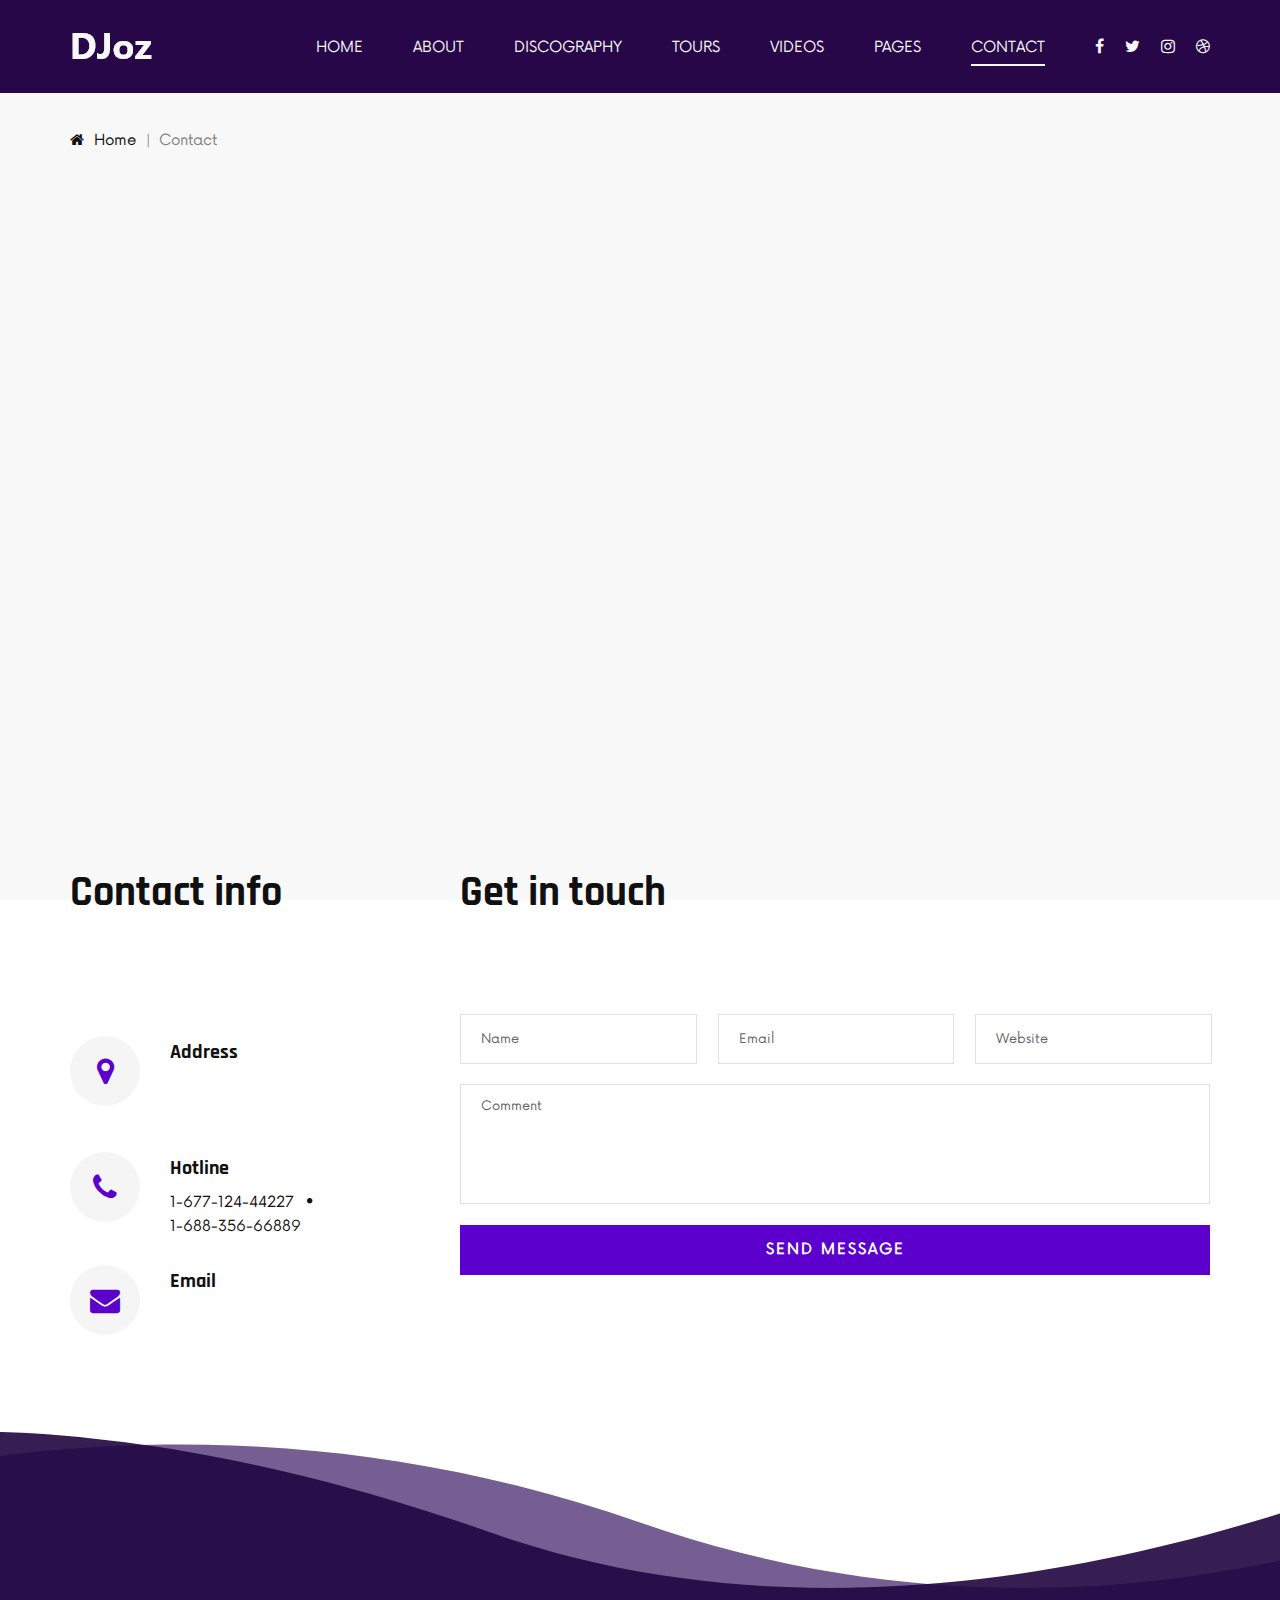
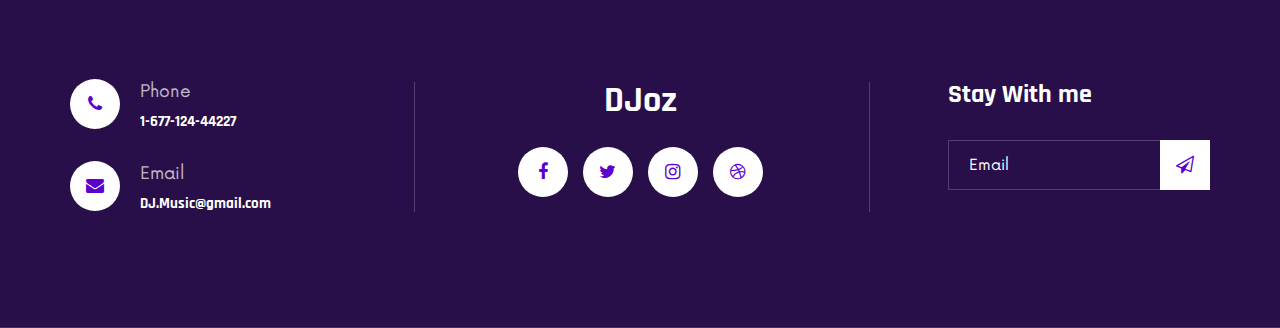
<file: contact.html>
<!DOCTYPE html>
<html lang="zxx">

<head>
    <meta charset="UTF-8">
    <meta name="description" content="DJoz Template">
    <meta name="keywords" content="DJoz, unica, creative, html">
    <meta name="viewport" content="width=device-width, initial-scale=1.0">
    <meta http-equiv="X-UA-Compatible" content="ie=edge">
    <title>DJoz | Template</title>

    <!-- Google Font -->
    <link href="https://fonts.googleapis.com/css2?family=Rajdhani:wght@400;500;600;700&display=swap" rel="stylesheet">

    <!-- Css Styles -->
    <link rel="stylesheet" href="css/bootstrap.min.css" type="text/css">
    <link rel="stylesheet" href="css/font-awesome.min.css" type="text/css">
    <link rel="stylesheet" href="css/barfiller.css" type="text/css">
    <link rel="stylesheet" href="css/nowfont.css" type="text/css">
    <link rel="stylesheet" href="css/rockville.css" type="text/css">
    <link rel="stylesheet" href="css/magnific-popup.css" type="text/css">
    <link rel="stylesheet" href="css/owl.carousel.min.css" type="text/css">
    <link rel="stylesheet" href="css/slicknav.min.css" type="text/css">
    <link rel="stylesheet" href="css/style.css" type="text/css">
</head>

<body>
    <!-- Page Preloder -->
    <div id="preloder">
        <div class="loader"></div>
    </div>

    <!-- Header Section Begin -->
    <header class="header header--normal">
        <div class="container">
            <div class="row">
                <div class="col-lg-2 col-md-2">
                    <div class="header__logo">
                        <a href="./index.html"><img src="img/logo.png" alt=""></a>
                    </div>
                </div>
                <div class="col-lg-10 col-md-10">
                    <div class="header__nav">
                        <nav class="header__menu mobile-menu">
                            <ul>
                                <li><a href="./index.html">Home</a></li>
                                <li><a href="./about.html">About</a></li>
                                <li><a href="./discography.html">Discography</a></li>
                                <li><a href="./tours.html">Tours</a></li>
                                <li><a href="./videos.html">Videos</a></li>
                                <li><a href="#">Pages</a>
                                    <ul class="dropdown">
                                        <li><a href="./about.html">About</a></li>
                                        <li><a href="./blog.html">Blog</a></li>
                                        <li><a href="./blog-details.html">Blog Details</a></li>
                                    </ul>
                                </li>
                                <li class="active"><a href="./contact.html">Contact</a></li>
                            </ul>
                        </nav>
                        <div class="header__right__social">
                            <a href="#"><i class="fa fa-facebook"></i></a>
                            <a href="#"><i class="fa fa-twitter"></i></a>
                            <a href="#"><i class="fa fa-instagram"></i></a>
                            <a href="#"><i class="fa fa-dribbble"></i></a>
                        </div>
                    </div>
                </div>
            </div>
            <div id="mobile-menu-wrap"></div>
        </div>
    </header>
    <!-- Header Section End -->

    <!-- Breadcrumb Begin -->
    <div class="breadcrumb-option">
        <div class="container">
            <div class="row">
                <div class="col-lg-12">
                    <div class="breadcrumb__links">
                        <a href="#"><i class="fa fa-home"></i> Home</a>
                        <span>Contact</span>
                    </div>
                </div>
            </div>
        </div>
    </div>
    <!-- Breadcrumb End -->

    <!-- Map Begin -->
    <div class="map">
        <div class="container">
            <iframe
                src="https://www.google.com/maps/embed?pb=!1m18!1m12!1m3!1d2942.5524090066037!2d-71.10245469994108!3d42.47980730490846!2m3!1f0!2f0!3f0!3m2!1i1024!2i768!4f13.1!3m3!1m2!1s0x89e3748250c43a43%3A0xe1b9879a5e9b6657!2sWinter%20Street%20Public%20Parking%20Lot!5e0!3m2!1sen!2sbd!4v1577299251173!5m2!1sen!2sbd"
                height="585" style="border:0;" allowfullscreen=""></iframe>
        </div>
    </div>
    <!-- Map End -->

    <!-- Contact Section Begin -->
    <section class="contact spad">
        <div class="container">
            <div class="row">
                <div class="col-lg-4">
                    <div class="contact__address">
                        <div class="section-title">
                            <h2>Contact info</h2>
                        </div>
                        <p>Lorem ipsum dolor sit amet, consectetur adipiscing elit, sed do eiusmod tempor incididunt ut
                            labore.</p>
                        <ul>
                            <li>
                                <i class="fa fa-map-marker"></i>
                                <h5>Address</h5>
                                <p>Los Angeles Gournadi, 1230 Bariasl</p>
                            </li>
                            <li>
                                <i class="fa fa-phone"></i>
                                <h5>Hotline</h5>
                                <span>1-677-124-44227</span>
                                <span>1-688-356-66889</span>
                            </li>
                            <li>
                                <i class="fa fa-envelope"></i>
                                <h5>Email</h5>
                                <p>Support@gamail.com</p>
                            </li>
                        </ul>
                    </div>
                </div>
                <div class="col-lg-8">
                    <div class="contact__form">
                        <div class="section-title">
                            <h2>Get in touch</h2>
                        </div>
                        <p>Eiusmod tempor incididunt ut labore et dolore magna aliqua. Quis ipsum suspendisse ultrices
                            gravida. Risus commodo viverra maecenas accumsan lacus vel facilisis. </p>
                        <form action="#">
                            <div class="input__list">
                                <input type="text" placeholder="Name">
                                <input type="text" placeholder="Email">
                                <input type="text" placeholder="Website">
                            </div>
                            <textarea placeholder="Comment"></textarea>
                            <button type="submit" class="site-btn">SEND MESSAGE</button>
                        </form>
                    </div>
                </div>
            </div>
        </div>
    </section>
    <!-- Contact Section End -->

    <!-- Footer Section Begin -->
    <footer class="footer footer--normal spad set-bg" data-setbg="img/footer-bg.png">
        <div class="container">
            <div class="row">
                <div class="col-lg-3 col-md-6">
                    <div class="footer__address">
                        <ul>
                            <li>
                                <i class="fa fa-phone"></i>
                                <p>Phone</p>
                                <h6>1-677-124-44227</h6>
                            </li>
                            <li>
                                <i class="fa fa-envelope"></i>
                                <p>Email</p>
                                <h6>DJ.Music@gmail.com</h6>
                            </li>
                        </ul>
                    </div>
                </div>
                <div class="col-lg-4 offset-lg-1 col-md-6">
                    <div class="footer__social">
                        <h2>DJoz</h2>
                        <div class="footer__social__links">
                            <a href="#"><i class="fa fa-facebook"></i></a>
                            <a href="#"><i class="fa fa-twitter"></i></a>
                            <a href="#"><i class="fa fa-instagram"></i></a>
                            <a href="#"><i class="fa fa-dribbble"></i></a>
                        </div>
                    </div>
                </div>
                <div class="col-lg-3 offset-lg-1 col-md-6">
                    <div class="footer__newslatter">
                        <h4>Stay With me</h4>
                        <form action="#">
                            <input type="text" placeholder="Email">
                            <button type="submit"><i class="fa fa-send-o"></i></button>
                        </form>
                    </div>
                </div>
            </div>
        </div>
    </footer>
    <!-- Footer Section End -->

    <!-- Js Plugins -->
    <script src="js/jquery-3.3.1.min.js"></script>
    <script src="js/bootstrap.min.js"></script>
    <script src="js/jquery.magnific-popup.min.js"></script>
    <script src="js/jquery.nicescroll.min.js"></script>
    <script src="js/jquery.barfiller.js"></script>
    <script src="js/jquery.countdown.min.js"></script>
    <script src="js/jquery.slicknav.js"></script>
    <script src="js/owl.carousel.min.js"></script>
    <script src="js/main.js"></script>

    <!-- Music Plugin -->
    <script src="js/jquery.jplayer.min.js"></script>
    <script src="js/jplayerInit.js"></script>
</body>

</html>
</file>
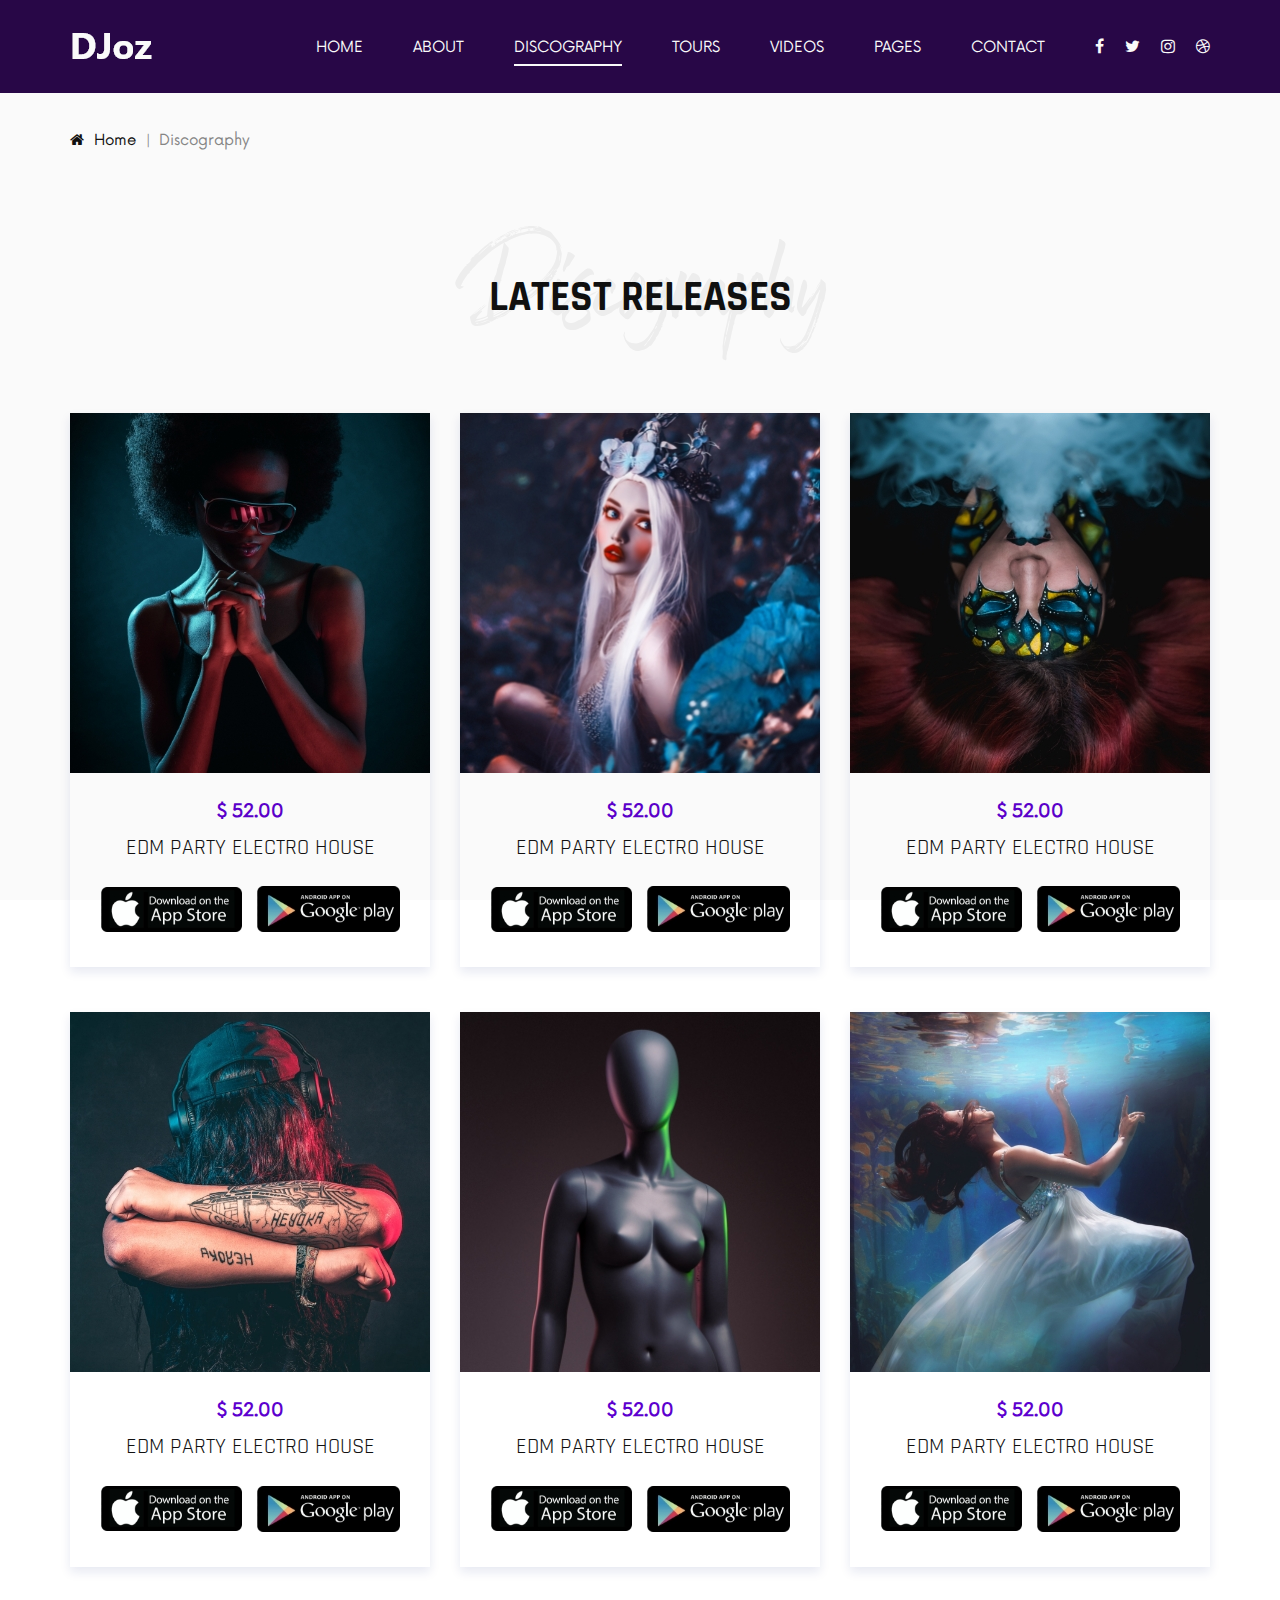
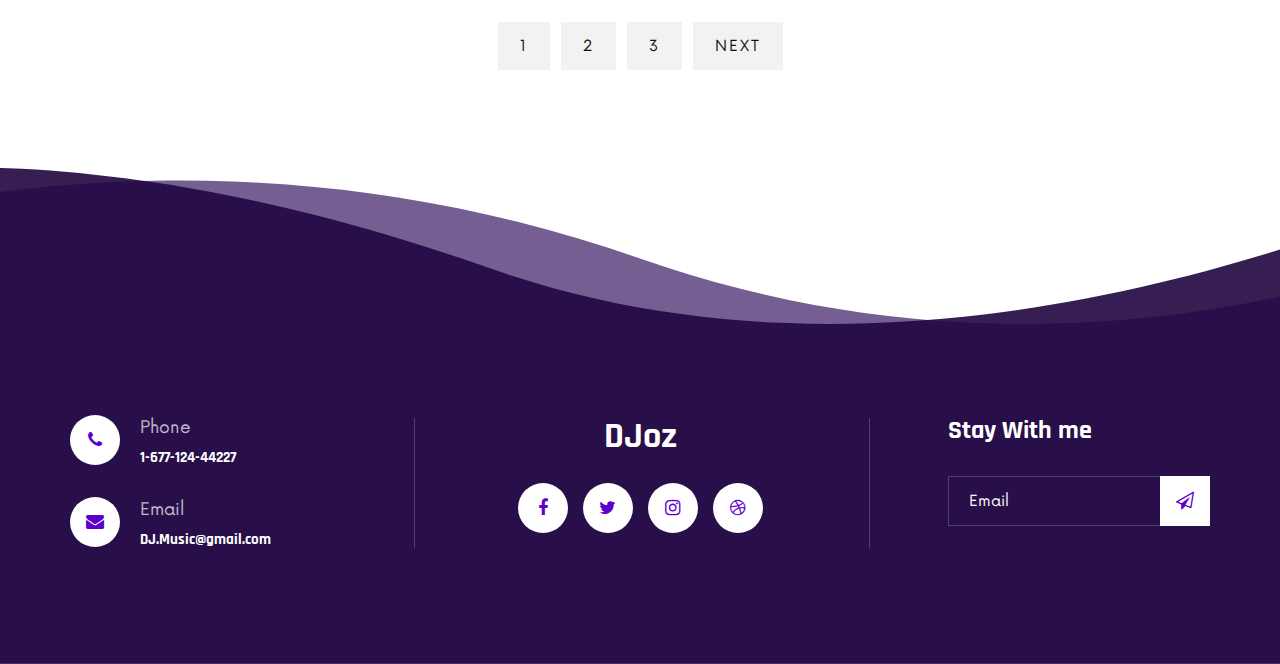
<file: discography.html>
<!DOCTYPE html>
<html lang="zxx">

<head>
    <meta charset="UTF-8">
    <meta name="description" content="DJoz Template">
    <meta name="keywords" content="DJoz, unica, creative, html">
    <meta name="viewport" content="width=device-width, initial-scale=1.0">
    <meta http-equiv="X-UA-Compatible" content="ie=edge">
    <title>DJoz | Template</title>

    <!-- Google Font -->
    <link href="https://fonts.googleapis.com/css2?family=Rajdhani:wght@400;500;600;700&display=swap" rel="stylesheet">

    <!-- Css Styles -->
    <link rel="stylesheet" href="css/bootstrap.min.css" type="text/css">
    <link rel="stylesheet" href="css/font-awesome.min.css" type="text/css">
    <link rel="stylesheet" href="css/barfiller.css" type="text/css">
    <link rel="stylesheet" href="css/nowfont.css" type="text/css">
    <link rel="stylesheet" href="css/rockville.css" type="text/css">
    <link rel="stylesheet" href="css/magnific-popup.css" type="text/css">
    <link rel="stylesheet" href="css/owl.carousel.min.css" type="text/css">
    <link rel="stylesheet" href="css/slicknav.min.css" type="text/css">
    <link rel="stylesheet" href="css/style.css" type="text/css">
</head>

<body>
    <!-- Page Preloder -->
    <div id="preloder">
        <div class="loader"></div>
    </div>

    <!-- Header Section Begin -->
    <header class="header header--normal">
        <div class="container">
            <div class="row">
                <div class="col-lg-2 col-md-2">
                    <div class="header__logo">
                        <a href="./index.html"><img src="img/logo.png" alt=""></a>
                    </div>
                </div>
                <div class="col-lg-10 col-md-10">
                    <div class="header__nav">
                        <nav class="header__menu mobile-menu">
                            <ul>
                                <li><a href="./index.html">Home</a></li>
                                <li><a href="./about.html">About</a></li>
                                <li class="active"><a href="./discography.html">Discography</a></li>
                                <li><a href="./tours.html">Tours</a></li>
                                <li><a href="./videos.html">Videos</a></li>
                                <li><a href="#">Pages</a>
                                    <ul class="dropdown">
                                        <li><a href="./about.html">About</a></li>
                                        <li><a href="./blog.html">Blog</a></li>
                                        <li><a href="./blog-details.html">Blog Details</a></li>
                                    </ul>
                                </li>
                                <li><a href="./contact.html">Contact</a></li>
                            </ul>
                        </nav>
                        <div class="header__right__social">
                            <a href="#"><i class="fa fa-facebook"></i></a>
                            <a href="#"><i class="fa fa-twitter"></i></a>
                            <a href="#"><i class="fa fa-instagram"></i></a>
                            <a href="#"><i class="fa fa-dribbble"></i></a>
                        </div>
                    </div>
                </div>
            </div>
            <div id="mobile-menu-wrap"></div>
        </div>
    </header>
    <!-- Header Section End -->

    <!-- Breadcrumb Begin -->
    <div class="breadcrumb-option">
        <div class="container">
            <div class="row">
                <div class="col-lg-12">
                    <div class="breadcrumb__links">
                        <a href="#"><i class="fa fa-home"></i> Home</a>
                        <span>Discography</span>
                    </div>
                </div>
            </div>
        </div>
    </div>
    <!-- Breadcrumb End -->

    <!-- Discography Section Begin -->
    <section class="discography spad">
        <div class="container">
            <div class="row">
                <div class="col-lg-12">
                    <div class="section-title center-title">
                        <h2>Latest Releases</h2>
                        <h1>Discography</h1>
                    </div>
                </div>
            </div>
            <div class="row">
                <div class="col-lg-4 col-md-6 col-sm-6">
                    <div class="discography__item">
                        <div class="discography__item__pic">
                            <img src="img/discography/disco-1.jpg" alt="">
                        </div>
                        <div class="discography__item__text">
                            <span>$ 52.00</span>
                            <h4>EDM Party Electro House</h4>
                            <a href="#"><img src="img/discography/link-1.jpg" alt=""></a>
                            <a href="#"><img src="img/discography/link-2.jpg" alt=""></a>
                        </div>
                    </div>
                </div>
                <div class="col-lg-4 col-md-6 col-sm-6">
                    <div class="discography__item">
                        <div class="discography__item__pic">
                            <img src="img/discography/disco-2.jpg" alt="">
                        </div>
                        <div class="discography__item__text">
                            <span>$ 52.00</span>
                            <h4>EDM Party Electro House</h4>
                            <a href="#"><img src="img/discography/link-1.jpg" alt=""></a>
                            <a href="#"><img src="img/discography/link-2.jpg" alt=""></a>
                        </div>
                    </div>
                </div>
                <div class="col-lg-4 col-md-6 col-sm-6">
                    <div class="discography__item">
                        <div class="discography__item__pic">
                            <img src="img/discography/disco-3.jpg" alt="">
                        </div>
                        <div class="discography__item__text">
                            <span>$ 52.00</span>
                            <h4>EDM Party Electro House</h4>
                            <a href="#"><img src="img/discography/link-1.jpg" alt=""></a>
                            <a href="#"><img src="img/discography/link-2.jpg" alt=""></a>
                        </div>
                    </div>
                </div>
                <div class="col-lg-4 col-md-6 col-sm-6">
                    <div class="discography__item">
                        <div class="discography__item__pic">
                            <img src="img/discography/disco-4.jpg" alt="">
                        </div>
                        <div class="discography__item__text">
                            <span>$ 52.00</span>
                            <h4>EDM Party Electro House</h4>
                            <a href="#"><img src="img/discography/link-1.jpg" alt=""></a>
                            <a href="#"><img src="img/discography/link-2.jpg" alt=""></a>
                        </div>
                    </div>
                </div>
                <div class="col-lg-4 col-md-6 col-sm-6">
                    <div class="discography__item">
                        <div class="discography__item__pic">
                            <img src="img/discography/disco-5.jpg" alt="">
                        </div>
                        <div class="discography__item__text">
                            <span>$ 52.00</span>
                            <h4>EDM Party Electro House</h4>
                            <a href="#"><img src="img/discography/link-1.jpg" alt=""></a>
                            <a href="#"><img src="img/discography/link-2.jpg" alt=""></a>
                        </div>
                    </div>
                </div>
                <div class="col-lg-4 col-md-6 col-sm-6">
                    <div class="discography__item">
                        <div class="discography__item__pic">
                            <img src="img/discography/disco-6.jpg" alt="">
                        </div>
                        <div class="discography__item__text">
                            <span>$ 52.00</span>
                            <h4>EDM Party Electro House</h4>
                            <a href="#"><img src="img/discography/link-1.jpg" alt=""></a>
                            <a href="#"><img src="img/discography/link-2.jpg" alt=""></a>
                        </div>
                    </div>
                </div>
                <div class="col-lg-12">
                    <div class="pagination__links">
                        <a href="#">1</a>
                        <a href="#">2</a>
                        <a href="#">3</a>
                        <a href="#">Next</a>
                    </div>
                </div>
            </div>
        </div>
    </section>
    <!-- Discography Section End -->

    <!-- Footer Section Begin -->
    <footer class="footer footer--normal spad set-bg" data-setbg="img/footer-bg.png">
        <div class="container">
            <div class="row">
                <div class="col-lg-3 col-md-6">
                    <div class="footer__address">
                        <ul>
                            <li>
                                <i class="fa fa-phone"></i>
                                <p>Phone</p>
                                <h6>1-677-124-44227</h6>
                            </li>
                            <li>
                                <i class="fa fa-envelope"></i>
                                <p>Email</p>
                                <h6>DJ.Music@gmail.com</h6>
                            </li>
                        </ul>
                    </div>
                </div>
                <div class="col-lg-4 offset-lg-1 col-md-6">
                    <div class="footer__social">
                        <h2>DJoz</h2>
                        <div class="footer__social__links">
                            <a href="#"><i class="fa fa-facebook"></i></a>
                            <a href="#"><i class="fa fa-twitter"></i></a>
                            <a href="#"><i class="fa fa-instagram"></i></a>
                            <a href="#"><i class="fa fa-dribbble"></i></a>
                        </div>
                    </div>
                </div>
                <div class="col-lg-3 offset-lg-1 col-md-6">
                    <div class="footer__newslatter">
                        <h4>Stay With me</h4>
                        <form action="#">
                            <input type="text" placeholder="Email">
                            <button type="submit"><i class="fa fa-send-o"></i></button>
                        </form>
                    </div>
                </div>
            </div>
        </div>
    </footer>
    <!-- Footer Section End -->

    <!-- Js Plugins -->
    <script src="js/jquery-3.3.1.min.js"></script>
    <script src="js/bootstrap.min.js"></script>
    <script src="js/jquery.magnific-popup.min.js"></script>
    <script src="js/jquery.nicescroll.min.js"></script>
    <script src="js/jquery.barfiller.js"></script>
    <script src="js/jquery.countdown.min.js"></script>
    <script src="js/jquery.slicknav.js"></script>
    <script src="js/owl.carousel.min.js"></script>
    <script src="js/main.js"></script>

    <!-- Music Plugin -->
    <script src="js/jquery.jplayer.min.js"></script>
    <script src="js/jplayerInit.js"></script>
</body>

</html>
</file>
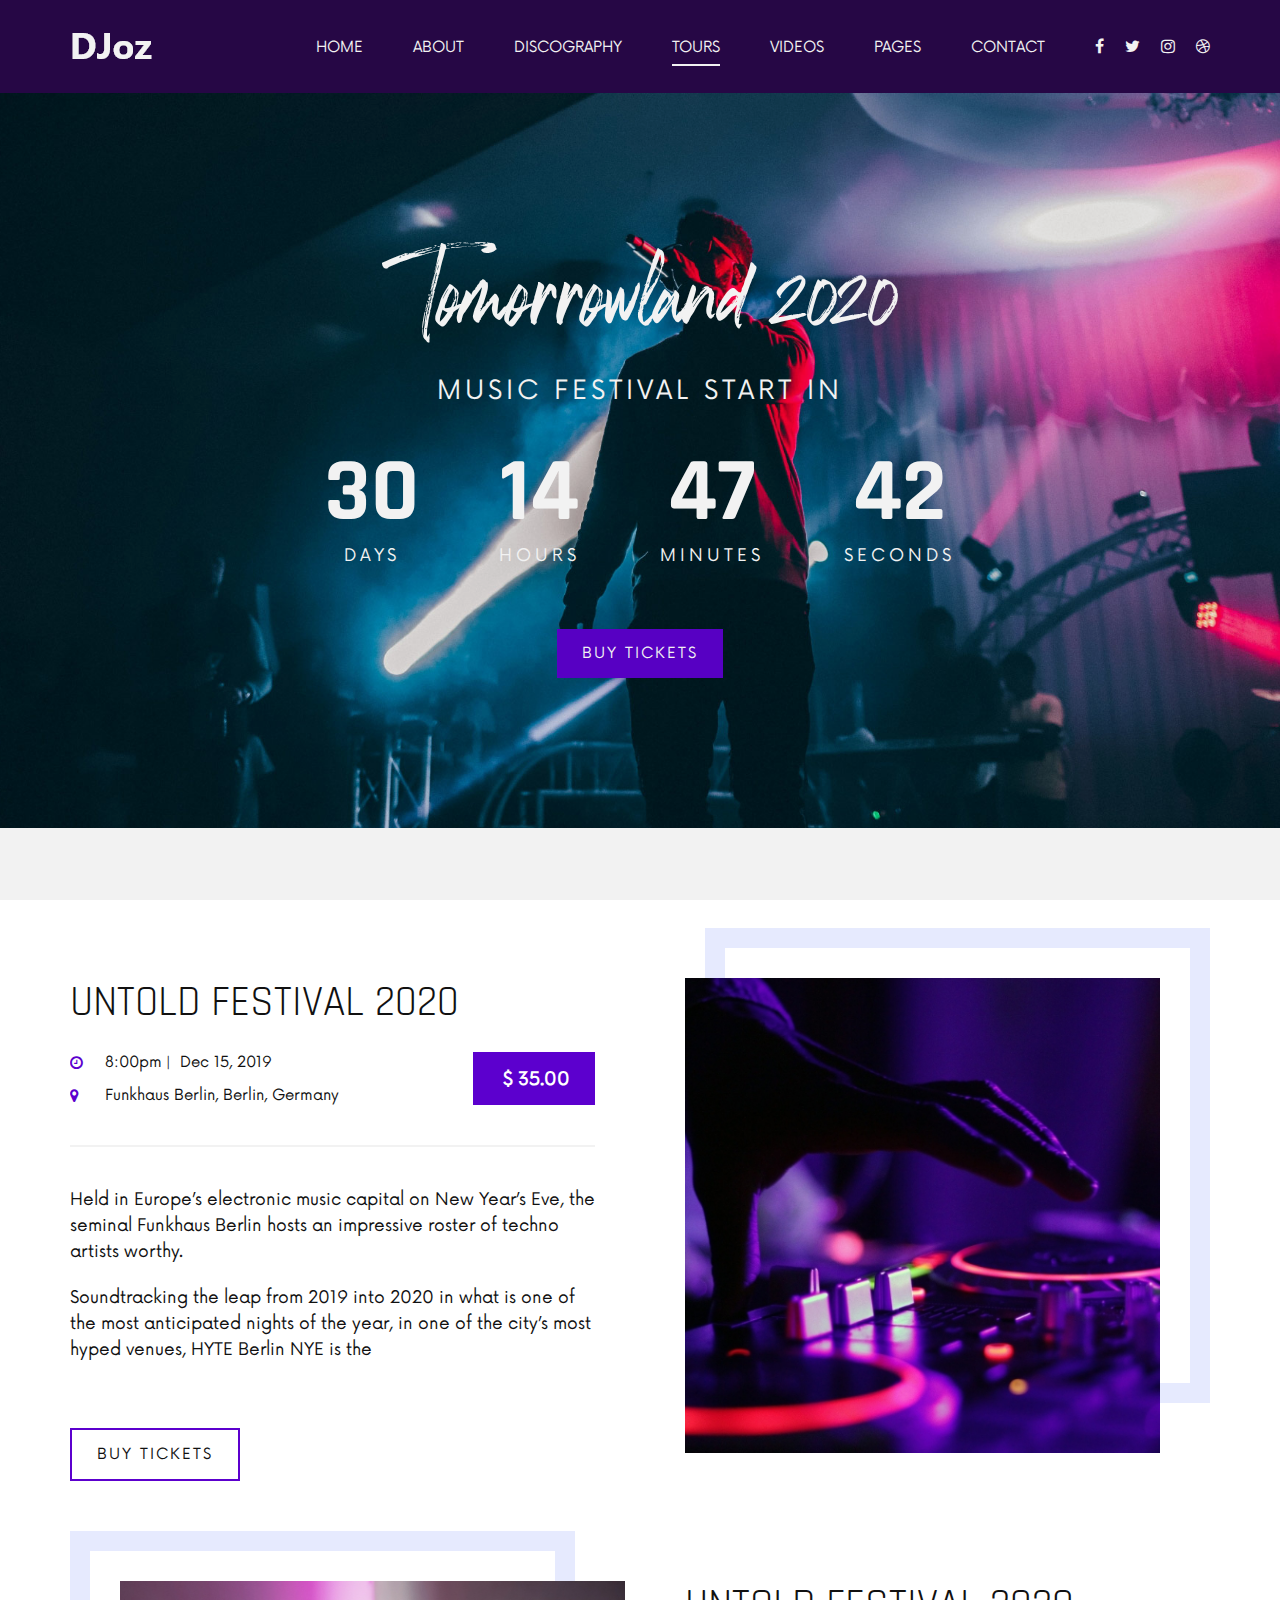
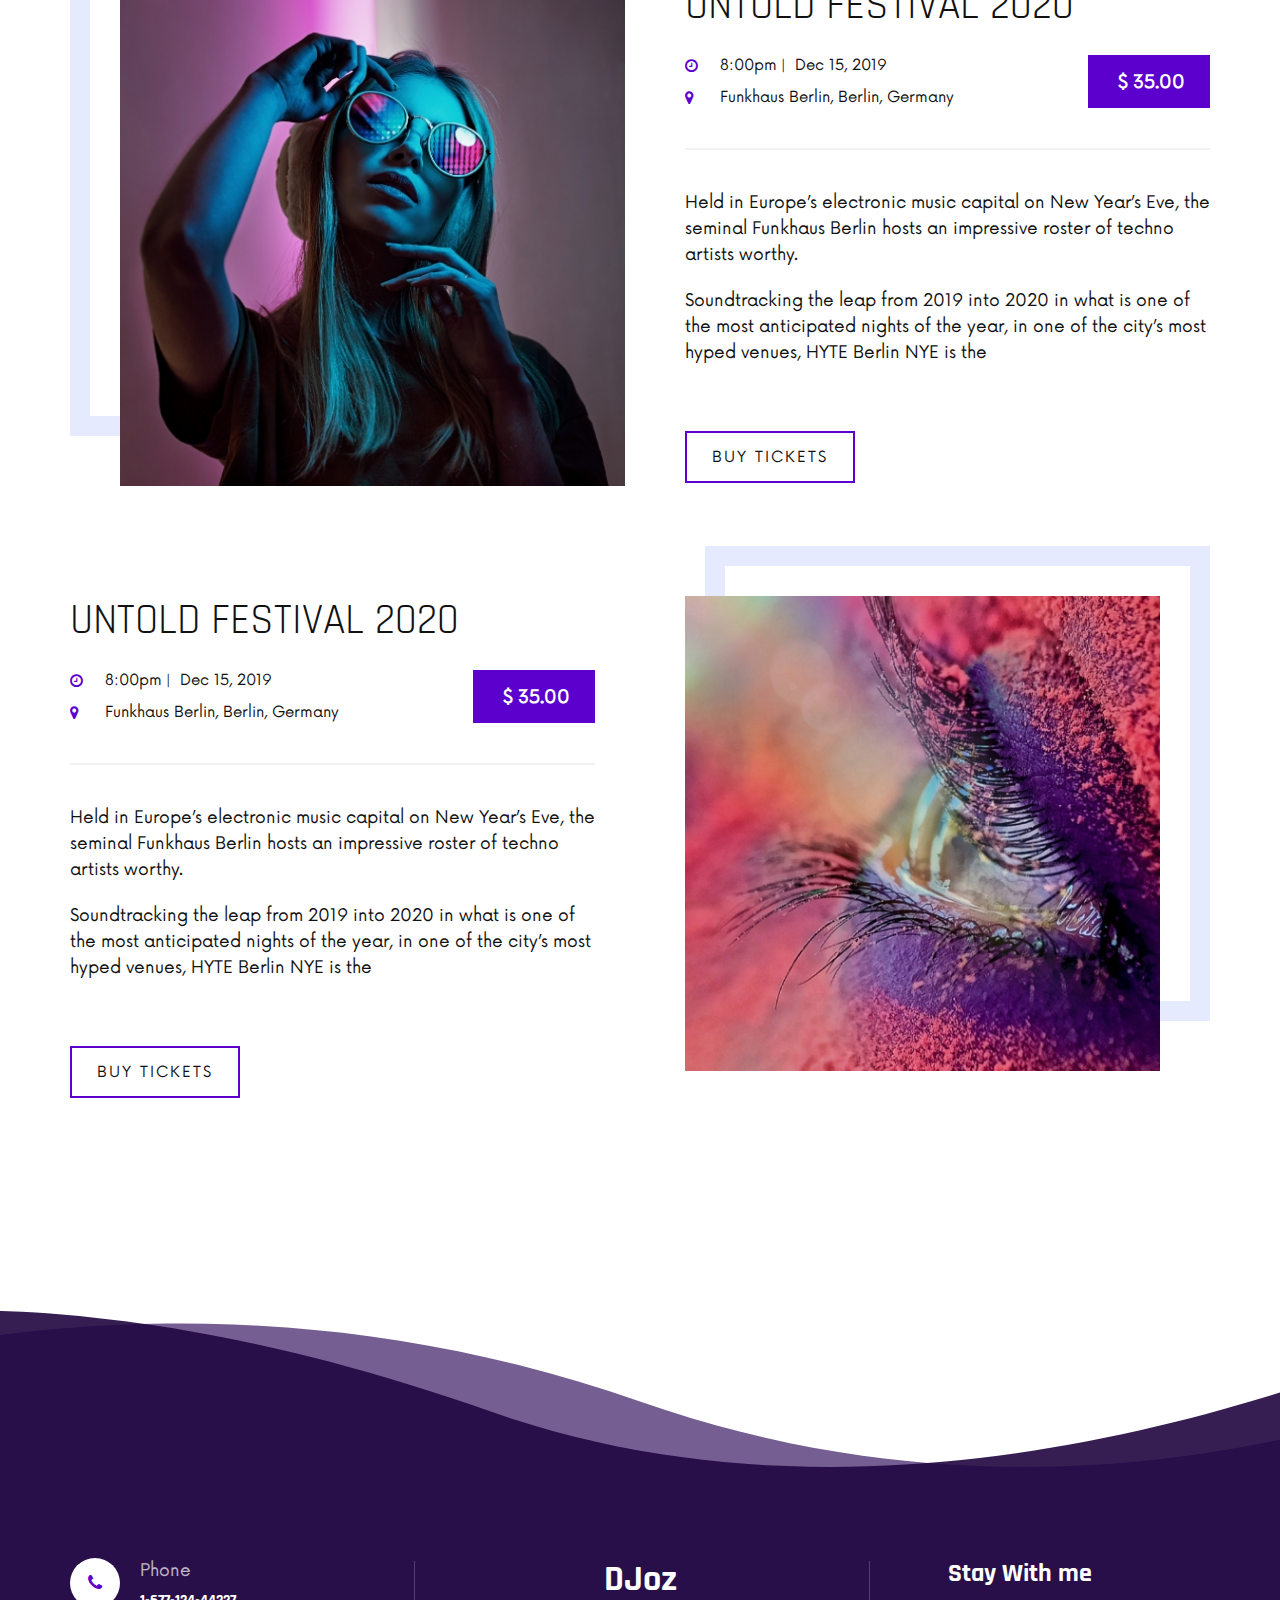
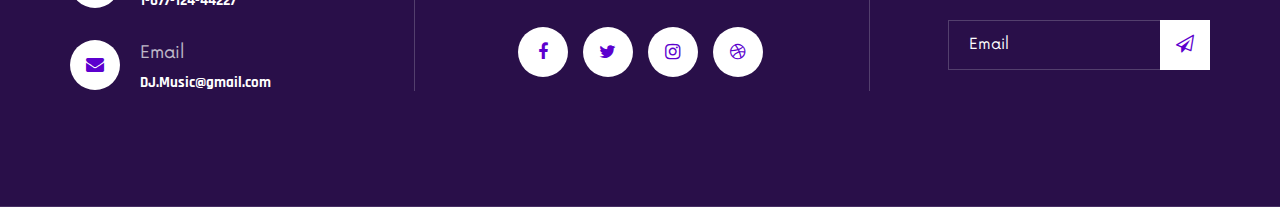
<file: tours.html>
<!DOCTYPE html>
<html lang="zxx">

<head>
    <meta charset="UTF-8">
    <meta name="description" content="DJoz Template">
    <meta name="keywords" content="DJoz, unica, creative, html">
    <meta name="viewport" content="width=device-width, initial-scale=1.0">
    <meta http-equiv="X-UA-Compatible" content="ie=edge">
    <title>DJoz | Template</title>

    <!-- Google Font -->
    <link href="https://fonts.googleapis.com/css2?family=Rajdhani:wght@400;500;600;700&display=swap" rel="stylesheet">

    <!-- Css Styles -->
    <link rel="stylesheet" href="css/bootstrap.min.css" type="text/css">
    <link rel="stylesheet" href="css/font-awesome.min.css" type="text/css">
    <link rel="stylesheet" href="css/barfiller.css" type="text/css">
    <link rel="stylesheet" href="css/nowfont.css" type="text/css">
    <link rel="stylesheet" href="css/rockville.css" type="text/css">
    <link rel="stylesheet" href="css/magnific-popup.css" type="text/css">
    <link rel="stylesheet" href="css/owl.carousel.min.css" type="text/css">
    <link rel="stylesheet" href="css/slicknav.min.css" type="text/css">
    <link rel="stylesheet" href="css/style.css" type="text/css">
</head>

<body>
    <!-- Page Preloder -->
    <div id="preloder">
        <div class="loader"></div>
    </div>

    <!-- Header Section Begin -->
    <header class="header header--normal">
        <div class="container">
            <div class="row">
                <div class="col-lg-2 col-md-2">
                    <div class="header__logo">
                        <a href="./index.html"><img src="img/logo.png" alt=""></a>
                    </div>
                </div>
                <div class="col-lg-10 col-md-10">
                    <div class="header__nav">
                        <nav class="header__menu mobile-menu">
                            <ul>
                                <li><a href="./index.html">Home</a></li>
                                <li><a href="./about.html">About</a></li>
                                <li><a href="./discography.html">Discography</a></li>
                                <li class="active"><a href="./tours.html">Tours</a></li>
                                <li><a href="./videos.html">Videos</a></li>
                                <li><a href="#">Pages</a>
                                    <ul class="dropdown">
                                        <li><a href="./about.html">About</a></li>
                                        <li><a href="./blog.html">Blog</a></li>
                                        <li><a href="./blog-details.html">Blog Details</a></li>
                                    </ul>
                                </li>
                                <li><a href="./contact.html">Contact</a></li>
                            </ul>
                        </nav>
                        <div class="header__right__social">
                            <a href="#"><i class="fa fa-facebook"></i></a>
                            <a href="#"><i class="fa fa-twitter"></i></a>
                            <a href="#"><i class="fa fa-instagram"></i></a>
                            <a href="#"><i class="fa fa-dribbble"></i></a>
                        </div>
                    </div>
                </div>
            </div>
            <div id="mobile-menu-wrap"></div>
        </div>
    </header>
    <!-- Header Section End -->

    <!-- Countdown Section Begin -->
    <section class="countdown countdown--page spad set-bg" data-setbg="img/countdown-bg.jpg">
        <div class="container">
            <div class="row">
                <div class="col-lg-12">
                    <div class="countdown__text">
                        <h1>Tomorrowland 2020</h1>
                        <h4>Music festival start in</h4>
                    </div>
                    <div class="countdown__timer" id="countdown-time">
                        <div class="countdown__item">
                            <span>20</span>
                            <p>days</p>
                        </div>
                        <div class="countdown__item">
                            <span>45</span>
                            <p>hours</p>
                        </div>
                        <div class="countdown__item">
                            <span>18</span>
                            <p>minutes</p>
                        </div>
                        <div class="countdown__item">
                            <span>09</span>
                            <p>seconds</p>
                        </div>
                    </div>
                    <div class="buy__tickets">
                        <a href="#" class="primary-btn">Buy tickets</a>
                    </div>
                </div>
            </div>
        </div>
    </section>
    <!-- Countdown Section End -->

    <!-- Tours Section Begin -->
    <section class="tours spad">
        <div class="container">
            <div class="row">
                <div class="col-lg-6 order-lg-1">
                    <div class="tours__item__text">
                        <h2>Untold Festival 2020</h2>
                        <div class="tours__text__widget">
                            <ul>
                                <li>
                                    <i class="fa fa-clock-o"></i>
                                    <span>8:00pm</span>
                                    <span>Dec 15, 2019</span>
                                </li>
                                <li>
                                    <i class="fa fa-map-marker"></i>
                                    Funkhaus Berlin, Berlin, Germany
                                </li>
                            </ul>
                            <div class="price">$ 35.00</div>
                        </div>
                        <div class="tours__text__desc">
                            <p>Held in Europe’s electronic music capital on New Year’s Eve, the seminal Funkhaus Berlin
                                hosts an impressive roster of techno artists worthy.</p>
                            <p>Soundtracking the leap from 2019 into 2020 in what is one of the most anticipated nights
                                of the year, in one of the city’s most hyped venues, HYTE Berlin NYE is the</p>
                        </div>
                        <a href="#" class="primary-btn border-btn">Buy tickets</a>
                    </div>
                </div>
                <div class="col-lg-6 order-lg-2">
                    <div class="tours__item__pic">
                        <img src="img/tours/tour-1.jpg" alt="">
                    </div>
                </div>
                <div class="col-lg-6 order-lg-4">
                    <div class="tours__item__text tours__item__text--right">
                        <h2>Untold Festival 2020</h2>
                        <div class="tours__text__widget">
                            <ul>
                                <li>
                                    <i class="fa fa-clock-o"></i>
                                    <span>8:00pm</span>
                                    <span>Dec 15, 2019</span>
                                </li>
                                <li>
                                    <i class="fa fa-map-marker"></i>
                                    Funkhaus Berlin, Berlin, Germany
                                </li>
                            </ul>
                            <div class="price">$ 35.00</div>
                        </div>
                        <div class="tours__text__desc">
                            <p>Held in Europe’s electronic music capital on New Year’s Eve, the seminal Funkhaus Berlin
                                hosts an impressive roster of techno artists worthy.</p>
                            <p>Soundtracking the leap from 2019 into 2020 in what is one of the most anticipated nights
                                of the year, in one of the city’s most hyped venues, HYTE Berlin NYE is the</p>
                        </div>
                        <a href="#" class="primary-btn border-btn">Buy tickets</a>
                    </div>
                </div>
                <div class="col-lg-6 order-lg-3">
                    <div class="tours__item__pic tours__item__pic--left">
                        <img src="img/tours/tour-2.jpg" alt="">
                    </div>
                </div>
                <div class="col-lg-6 order-lg-5">
                    <div class="tours__item__text">
                        <h2>Untold Festival 2020</h2>
                        <div class="tours__text__widget">
                            <ul>
                                <li>
                                    <i class="fa fa-clock-o"></i>
                                    <span>8:00pm</span>
                                    <span>Dec 15, 2019</span>
                                </li>
                                <li>
                                    <i class="fa fa-map-marker"></i>
                                    Funkhaus Berlin, Berlin, Germany
                                </li>
                            </ul>
                            <div class="price">$ 35.00</div>
                        </div>
                        <div class="tours__text__desc">
                            <p>Held in Europe’s electronic music capital on New Year’s Eve, the seminal Funkhaus Berlin
                                hosts an impressive roster of techno artists worthy.</p>
                            <p>Soundtracking the leap from 2019 into 2020 in what is one of the most anticipated nights
                                of the year, in one of the city’s most hyped venues, HYTE Berlin NYE is the</p>
                        </div>
                        <a href="#" class="primary-btn border-btn">Buy tickets</a>
                    </div>
                </div>
                <div class="col-lg-6 order-lg-6">
                    <div class="tours__item__pic tours__item__pic--last">
                        <img src="img/tours/tour-3.jpg" alt="">
                    </div>
                </div>
            </div>
        </div>
    </section>
    <!-- Tours Section End -->

    <!-- Footer Section Begin -->
    <footer class="footer footer--normal spad set-bg" data-setbg="img/footer-bg.png">
        <div class="container">
            <div class="row">
                <div class="col-lg-3 col-md-6">
                    <div class="footer__address">
                        <ul>
                            <li>
                                <i class="fa fa-phone"></i>
                                <p>Phone</p>
                                <h6>1-677-124-44227</h6>
                            </li>
                            <li>
                                <i class="fa fa-envelope"></i>
                                <p>Email</p>
                                <h6>DJ.Music@gmail.com</h6>
                            </li>
                        </ul>
                    </div>
                </div>
                <div class="col-lg-4 offset-lg-1 col-md-6">
                    <div class="footer__social">
                        <h2>DJoz</h2>
                        <div class="footer__social__links">
                            <a href="#"><i class="fa fa-facebook"></i></a>
                            <a href="#"><i class="fa fa-twitter"></i></a>
                            <a href="#"><i class="fa fa-instagram"></i></a>
                            <a href="#"><i class="fa fa-dribbble"></i></a>
                        </div>
                    </div>
                </div>
                <div class="col-lg-3 offset-lg-1 col-md-6">
                    <div class="footer__newslatter">
                        <h4>Stay With me</h4>
                        <form action="#">
                            <input type="text" placeholder="Email">
                            <button type="submit"><i class="fa fa-send-o"></i></button>
                        </form>
                    </div>
                </div>
            </div>
        </div>
    </footer>
    <!-- Footer Section End -->

    <!-- Js Plugins -->
    <script src="js/jquery-3.3.1.min.js"></script>
    <script src="js/bootstrap.min.js"></script>
    <script src="js/jquery.magnific-popup.min.js"></script>
    <script src="js/jquery.nicescroll.min.js"></script>
    <script src="js/jquery.barfiller.js"></script>
    <script src="js/jquery.countdown.min.js"></script>
    <script src="js/jquery.slicknav.js"></script>
    <script src="js/owl.carousel.min.js"></script>
    <script src="js/main.js"></script>

    <!-- Music Plugin -->
    <script src="js/jquery.jplayer.min.js"></script>
    <script src="js/jplayerInit.js"></script>
</body>

</html>
</file>
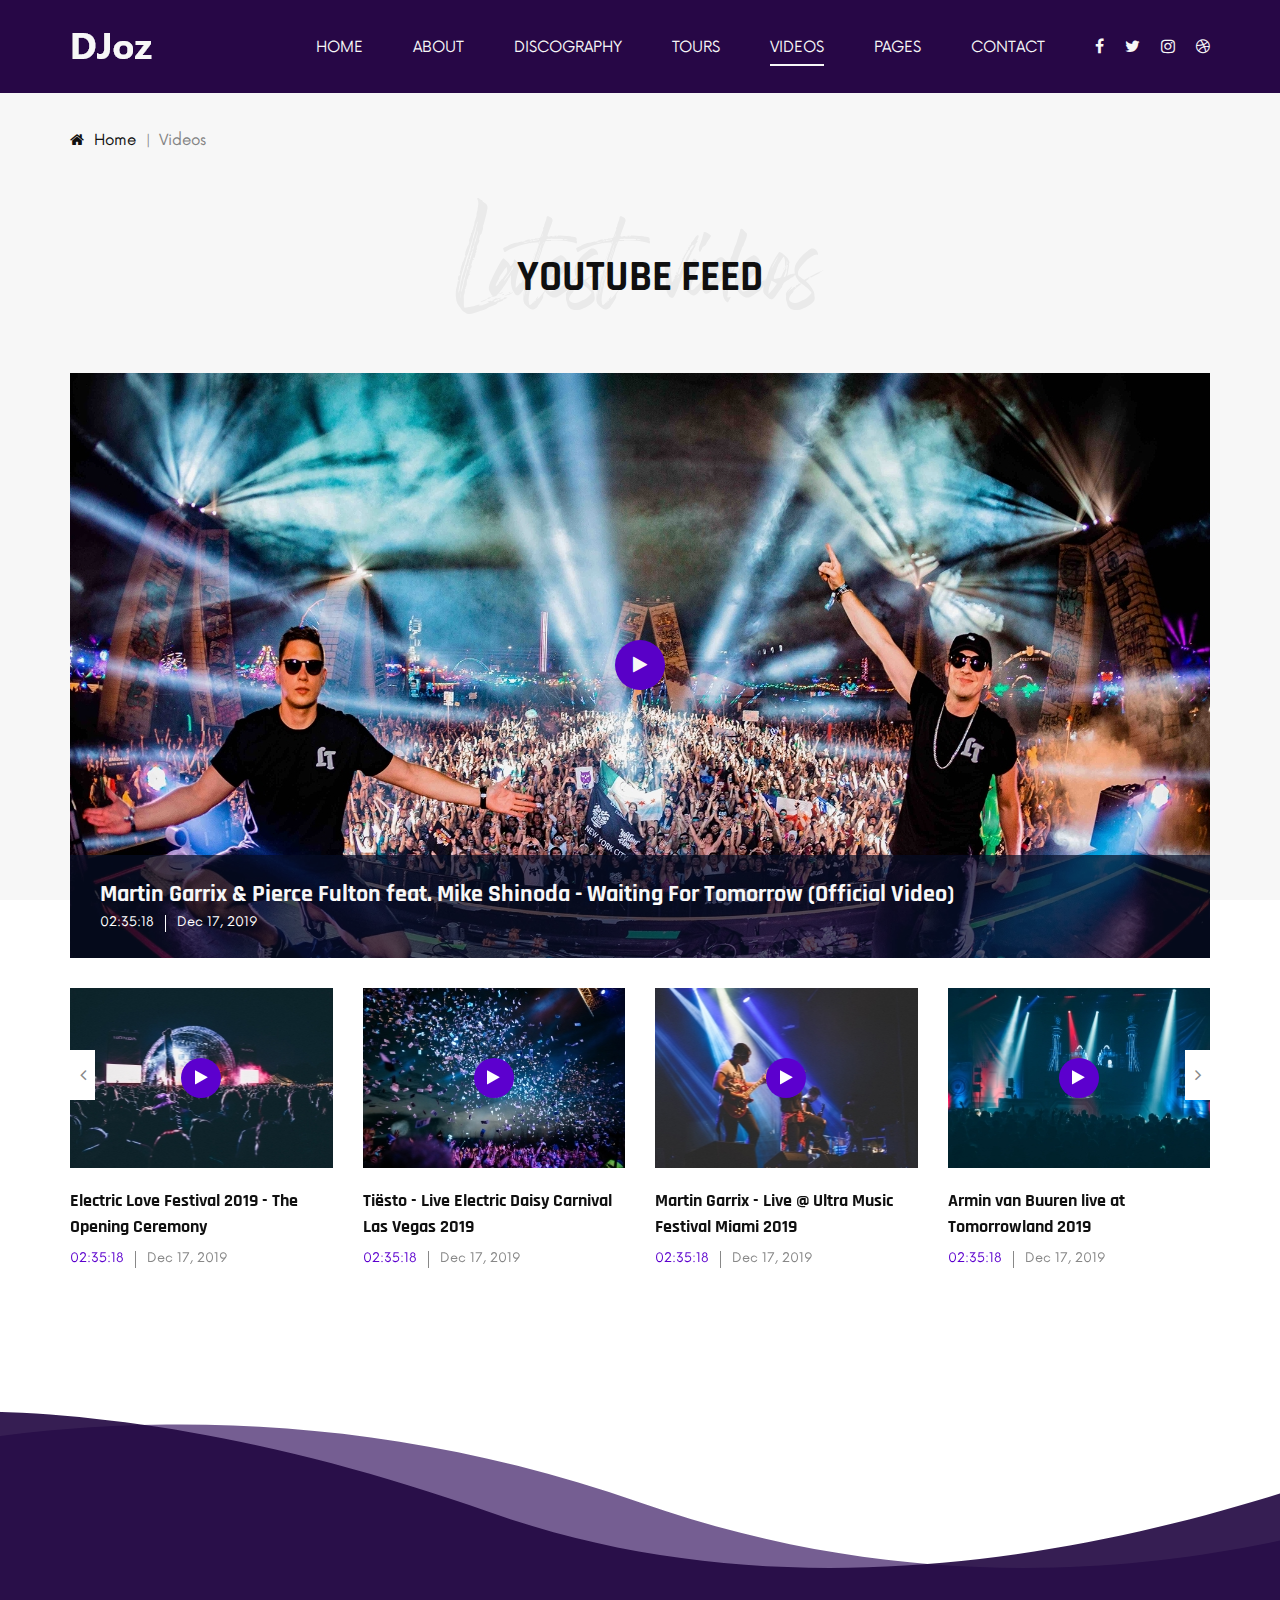
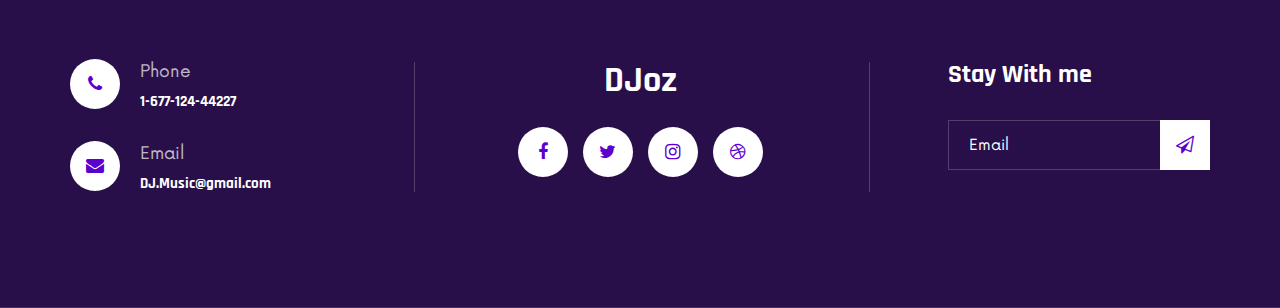
<file: videos.html>
<!DOCTYPE html>
<html lang="zxx">

<head>
    <meta charset="UTF-8">
    <meta name="description" content="DJoz Template">
    <meta name="keywords" content="DJoz, unica, creative, html">
    <meta name="viewport" content="width=device-width, initial-scale=1.0">
    <meta http-equiv="X-UA-Compatible" content="ie=edge">
    <title>DJoz | Template</title>

    <!-- Google Font -->
    <link href="https://fonts.googleapis.com/css2?family=Rajdhani:wght@400;500;600;700&display=swap" rel="stylesheet">

    <!-- Css Styles -->
    <link rel="stylesheet" href="css/bootstrap.min.css" type="text/css">
    <link rel="stylesheet" href="css/font-awesome.min.css" type="text/css">
    <link rel="stylesheet" href="css/barfiller.css" type="text/css">
    <link rel="stylesheet" href="css/nowfont.css" type="text/css">
    <link rel="stylesheet" href="css/rockville.css" type="text/css">
    <link rel="stylesheet" href="css/magnific-popup.css" type="text/css">
    <link rel="stylesheet" href="css/owl.carousel.min.css" type="text/css">
    <link rel="stylesheet" href="css/slicknav.min.css" type="text/css">
    <link rel="stylesheet" href="css/style.css" type="text/css">
</head>

<body>
    <!-- Page Preloder -->
    <div id="preloder">
        <div class="loader"></div>
    </div>

    <!-- Header Section Begin -->
    <header class="header header--normal">
        <div class="container">
            <div class="row">
                <div class="col-lg-2 col-md-2">
                    <div class="header__logo">
                        <a href="./index.html"><img src="img/logo.png" alt=""></a>
                    </div>
                </div>
                <div class="col-lg-10 col-md-10">
                    <div class="header__nav">
                        <nav class="header__menu mobile-menu">
                            <ul>
                                <li><a href="./index.html">Home</a></li>
                                <li><a href="./about.html">About</a></li>
                                <li><a href="./discography.html">Discography</a></li>
                                <li><a href="./tours.html">Tours</a></li>
                                <li class="active"><a href="./videos.html">Videos</a></li>
                                <li><a href="#">Pages</a>
                                    <ul class="dropdown">
                                        <li><a href="./about.html">About</a></li>
                                        <li><a href="./blog.html">Blog</a></li>
                                        <li><a href="./blog-details.html">Blog Details</a></li>
                                    </ul>
                                </li>
                                <li><a href="./contact.html">Contact</a></li>
                            </ul>
                        </nav>
                        <div class="header__right__social">
                            <a href="#"><i class="fa fa-facebook"></i></a>
                            <a href="#"><i class="fa fa-twitter"></i></a>
                            <a href="#"><i class="fa fa-instagram"></i></a>
                            <a href="#"><i class="fa fa-dribbble"></i></a>
                        </div>
                    </div>
                </div>
            </div>
            <div id="mobile-menu-wrap"></div>
        </div>
    </header>
    <!-- Header Section End -->

    <!-- Breadcrumb Begin -->
    <div class="breadcrumb-option">
        <div class="container">
            <div class="row">
                <div class="col-lg-12">
                    <div class="breadcrumb__links">
                        <a href="#"><i class="fa fa-home"></i> Home</a>
                        <span>Videos</span>
                    </div>
                </div>
            </div>
        </div>
    </div>
    <!-- Breadcrumb End -->

    <!-- Video Section Begin -->
    <section class="videos spad">
        <div class="container">
            <div class="row">
                <div class="col-lg-12">
                    <div class="section-title center-title">
                        <h2>YOutube feed</h2>
                        <h1>Latest videos</h1>
                    </div>
                    <div class="videos__large__item set-bg" data-setbg="img/videos/large-item.jpg">
                        <a href="https://www.youtube.com/watch?v=yJg-Y5byMMw?autoplay=1" class="play-btn video-popup"><i class="fa fa-play"></i></a>
                        <div class="videos__large__item__text">
                            <h4>Martin Garrix & Pierce Fulton feat. Mike Shinoda - Waiting For Tomorrow (Official Video)
                            </h4>
                            <ul>
                                <li>02:35:18</li>
                                <li>Dec 17, 2019</li>
                            </ul>
                        </div>
                    </div>
                    <div class="row">
                        <div class="videos__slider owl-carousel">
                            <div class="col-lg-3">
                                <div class="videos__item">
                                    <div class="videos__item__pic set-bg" data-setbg="img/videos/videos-1.jpg">
                                        <a href="https://www.youtube.com/watch?v=yJg-Y5byMMw?autoplay=1" class="play-btn video-popup"><i class="fa fa-play"></i></a>
                                    </div>
                                    <div class="videos__item__text">
                                        <h5>Electric Love Festival 2019 - The Opening Ceremony</h5>
                                        <ul>
                                            <li>02:35:18</li>
                                            <li>Dec 17, 2019</li>
                                        </ul>
                                    </div>
                                </div>
                            </div>
                            <div class="col-lg-3">
                                <div class="videos__item">
                                    <div class="videos__item__pic set-bg" data-setbg="img/videos/videos-2.jpg">
                                        <a href="https://www.youtube.com/watch?v=K4DyBUG242c?autoplay=1" class="play-btn video-popup"><i class="fa fa-play"></i></a>
                                    </div>
                                    <div class="videos__item__text">
                                        <h5>Tiësto - Live Electric Daisy Carnival Las Vegas 2019</h5>
                                        <ul>
                                            <li>02:35:18</li>
                                            <li>Dec 17, 2019</li>
                                        </ul>
                                    </div>
                                </div>
                            </div>
                            <div class="col-lg-3">
                                <div class="videos__item">
                                    <div class="videos__item__pic set-bg" data-setbg="img/videos/videos-3.jpg">
                                        <a href="https://www.youtube.com/watch?v=3nQNiWdeH2Q?autoplay=1" class="play-btn video-popup"><i class="fa fa-play"></i></a>
                                    </div>
                                    <div class="videos__item__text">
                                        <h5>Martin Garrix - Live @ Ultra Music Festival Miami 2019</h5>
                                        <ul>
                                            <li>02:35:18</li>
                                            <li>Dec 17, 2019</li>
                                        </ul>
                                    </div>
                                </div>
                            </div>
                            <div class="col-lg-3">
                                <div class="videos__item">
                                    <div class="videos__item__pic set-bg" data-setbg="img/videos/videos-4.jpg">
                                        <a href="https://www.youtube.com/watch?v=Srqs4CitU2U?autoplay=1" class="play-btn video-popup"><i class="fa fa-play"></i></a>
                                    </div>
                                    <div class="videos__item__text">
                                        <h5>Armin van Buuren live at Tomorrowland 2019</h5>
                                        <ul>
                                            <li>02:35:18</li>
                                            <li>Dec 17, 2019</li>
                                        </ul>
                                    </div>
                                </div>
                            </div>
                            <div class="col-lg-3">
                                <div class="videos__item">
                                    <div class="videos__item__pic set-bg" data-setbg="img/videos/videos-3.jpg">
                                        <a href="https://www.youtube.com/watch?v=vBGiFtb8Rpw?autoplay=1" class="play-btn video-popup"><i class="fa fa-play"></i></a>
                                    </div>
                                    <div class="videos__item__text">
                                        <h5>Martin Garrix - Live @ Ultra Music Festival Miami 2019</h5>
                                        <ul>
                                            <li>02:35:18</li>
                                            <li>Dec 17, 2019</li>
                                        </ul>
                                    </div>
                                </div>
                            </div>
                        </div>
                    </div>
                </div>
            </div>
        </div>
    </section>
    <!-- Video Section End -->

    <!-- Footer Section Begin -->
    <footer class="footer footer--normal spad set-bg" data-setbg="img/footer-bg.png">
        <div class="container">
            <div class="row">
                <div class="col-lg-3 col-md-6">
                    <div class="footer__address">
                        <ul>
                            <li>
                                <i class="fa fa-phone"></i>
                                <p>Phone</p>
                                <h6>1-677-124-44227</h6>
                            </li>
                            <li>
                                <i class="fa fa-envelope"></i>
                                <p>Email</p>
                                <h6>DJ.Music@gmail.com</h6>
                            </li>
                        </ul>
                    </div>
                </div>
                <div class="col-lg-4 offset-lg-1 col-md-6">
                    <div class="footer__social">
                        <h2>DJoz</h2>
                        <div class="footer__social__links">
                            <a href="#"><i class="fa fa-facebook"></i></a>
                            <a href="#"><i class="fa fa-twitter"></i></a>
                            <a href="#"><i class="fa fa-instagram"></i></a>
                            <a href="#"><i class="fa fa-dribbble"></i></a>
                        </div>
                    </div>
                </div>
                <div class="col-lg-3 offset-lg-1 col-md-6">
                    <div class="footer__newslatter">
                        <h4>Stay With me</h4>
                        <form action="#">
                            <input type="text" placeholder="Email">
                            <button type="submit"><i class="fa fa-send-o"></i></button>
                        </form>
                    </div>
                </div>
            </div>
        </div>
    </footer>
    <!-- Footer Section End -->

    <!-- Js Plugins -->
    <script src="js/jquery-3.3.1.min.js"></script>
    <script src="js/bootstrap.min.js"></script>
    <script src="js/jquery.magnific-popup.min.js"></script>
    <script src="js/jquery.nicescroll.min.js"></script>
    <script src="js/jquery.barfiller.js"></script>
    <script src="js/jquery.countdown.min.js"></script>
    <script src="js/jquery.slicknav.js"></script>
    <script src="js/owl.carousel.min.js"></script>
    <script src="js/main.js"></script>

    <!-- Music Plugin -->
    <script src="js/jquery.jplayer.min.js"></script>
    <script src="js/jplayerInit.js"></script>
</body>

</html>
</file>
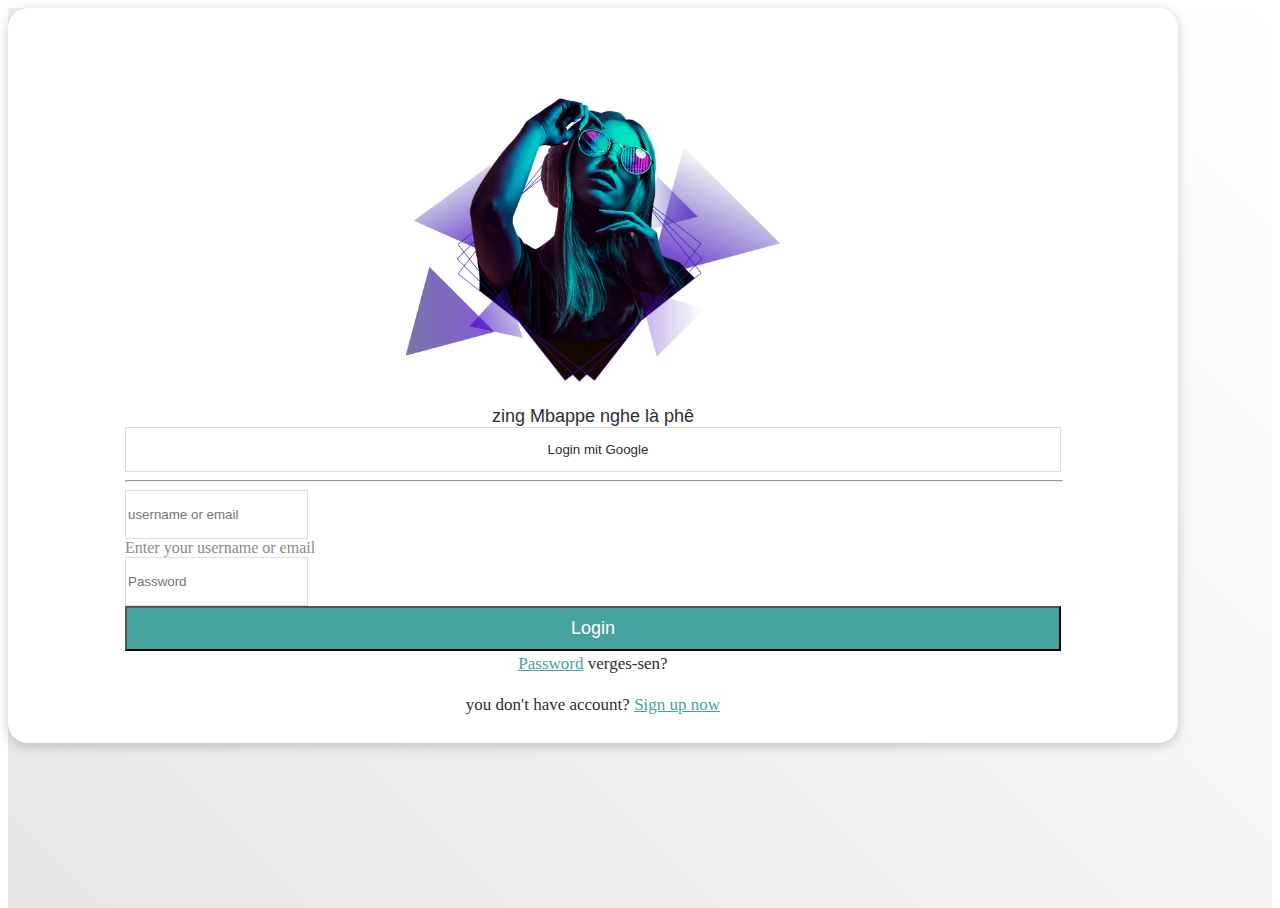
<file: login/login.html>
<!DOCTYPE html>
<html lang="en">
<head>
  <meta charset="UTF-8">
  <meta http-equiv="X-UA-Compatible" content="IE=edge">
  <meta name="viewport" content="width=device-width, initial-scale=1.0">
  <title>Login</title>

  <!-- Bootstrap 5 CDN-Import: -->
  <link href="https://cdn.jsdelivr.net/npm/bootstrap@5.1.3/dist/css/bootstrap.min.css" rel="stylesheet"
        integrity="sha384-1BmE4kWBq78iYhFldvKuhfTAU6auU8tT94WrHftjDbrCEXSU1oBoqyl2QvZ6jIW3" crossorigin="anonymous">

  <!-- Font Awesome -->
  <link rel="stylesheet" href="https://cdnjs.cloudflare.com/ajax/libs/font-awesome/6.0.0-beta2/css/all.min.css"
        integrity="sha512-YWzhKL2whUzgiheMoBFwW8CKV4qpHQAEuvilg9FAn5VJUDwKZZxkJNuGM4XkWuk94WCrrwslk8yWNGmY1EduTA=="
        crossorigin="anonymous" referrerpolicy="no-referrer" />

  <!-- Light-Theming: -->
  <link id="mainStyle" rel="stylesheet" href="../css/style.css">

  <!-- Dark-Theming: -->
  <!-- Uncomment the line below to use dark theming. Don't forget to comment the line above.-->
  <!-- <link rel="stylesheet" href="assets/css/style_dark.css"> -->
  <!-- this also works automatically by clicking the theme_button. -->
  <script src="https://ajax.googleapis.com/ajax/libs/jquery/3.6.4/jquery.min.js"></script>

</head>
<body>

<div class="page-content d-flex align-items-center">

  <div class="container d-flex justify-content-center">

    <div class="col-12 col-sm-10 col-md-8 col-lg-7 col-xl-6 col-xxl-5">

      <div class="auth-card">

        <div class="logo-area">

          <!-- Light-Theming Logo: -->
          <img id="header_logo" class="logo" src="../img/about/about.png"/>
        </div>

        <h5 class="auth-title">zing Mbappe nghe là phê</h5>

        <button class="btn service-btn mt-5 mb-3">
          <i class="fab fa-google service-icon"></i>
          Login mit Google
        </button>
        <hr class="separator">

        <!-- Login-Form-->
        <form>

          <div class="mb-2 mt-5">
            <input type="text" class="form-control auth-input" id="username" placeholder="username or email" aria-describedby="emailHelp" required>
            <div id="emailHelp" class="form-text input-info-text">Enter your username or email</div>
          </div>

          <div class="mb-3">
            <input type="password" class="form-control auth-input" id="password" placeholder="Password" required>
          </div>
          <button onclick="login()" class="btn auth-btn mt-2 mb-4">Login</button>
        </form>
        <p class="text mb-1"><a href="" class="text-link">Password</a> verges-sen?</p>
        <p class="text mb-4">you don't have account? <a href="../login/signup.html" class="text-link">Sign up now</a></p>
      </div>
    </div>
  </div>
</div>

<!-- Bootstrap 5 JS-Bundle CDN import: -->
<script src="https://cdn.jsdelivr.net/npm/bootstrap@5.1.3/dist/js/bootstrap.bundle.min.js"
        integrity="sha384-ka7Sk0Gln4gmtz2MlQnikT1wXgYsOg+OMhuP+IlRH9sENBO0LRn5q+8nbTov4+1p" crossorigin="anonymous"></script>
<script src="login.js"></script>
</body>
</html>
</file>
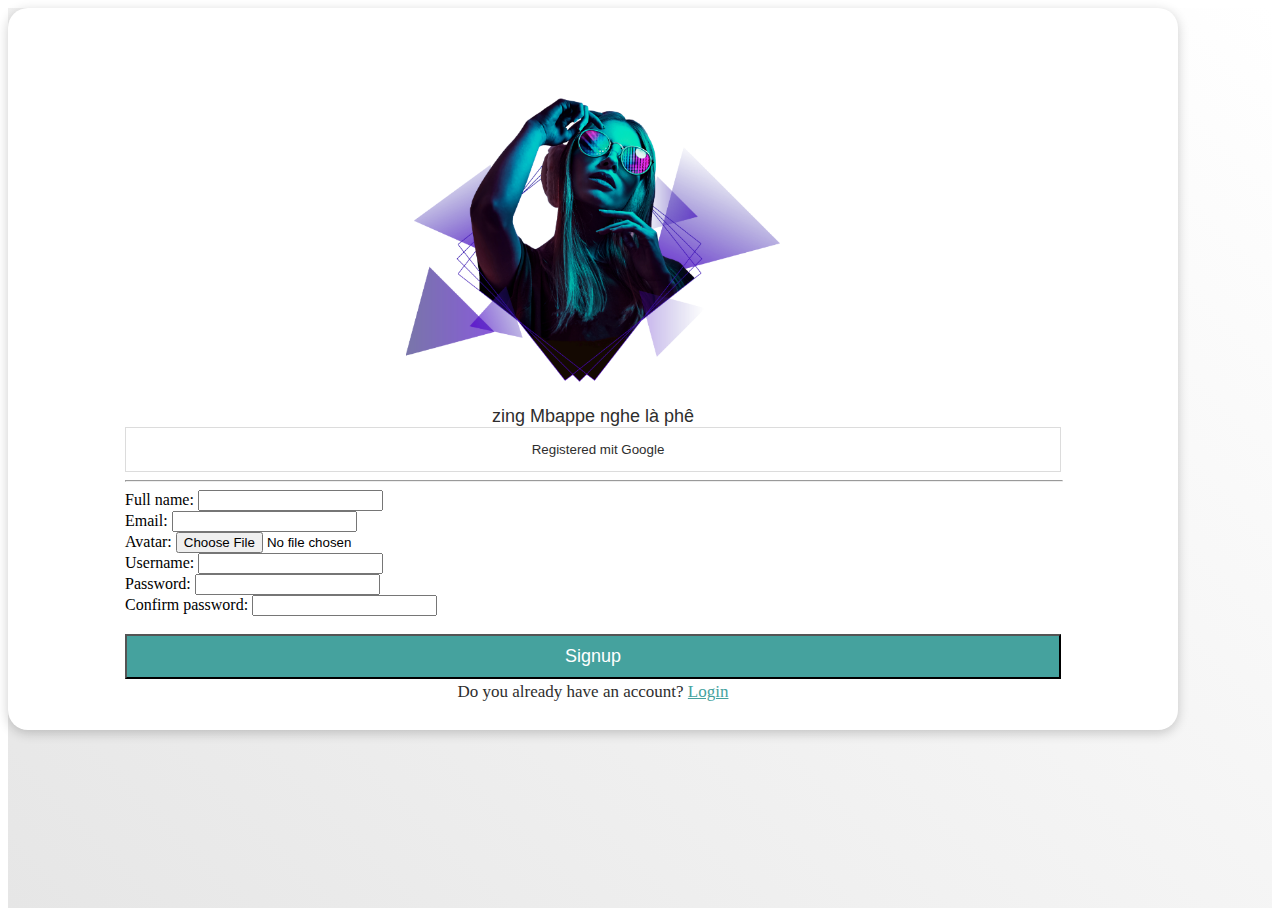
<file: login/signup.html>
<!DOCTYPE html>
<html lang="en">
<head>
  <meta charset="UTF-8">
  <meta http-equiv="X-UA-Compatible" content="IE=edge">
  <meta name="viewport" content="width=device-width, initial-scale=1.0">
  <title>SignUp</title>
  <!-- Bootstrap 5 CDN-Import: -->
  <link href="https://cdn.jsdelivr.net/npm/bootstrap@5.1.3/dist/css/bootstrap.min.css" rel="stylesheet"
        integrity="sha384-1BmE4kWBq78iYhFldvKuhfTAU6auU8tT94WrHftjDbrCEXSU1oBoqyl2QvZ6jIW3" crossorigin="anonymous">

  <!-- Font Awesome -->
  <link rel="stylesheet" href="https://cdnjs.cloudflare.com/ajax/libs/font-awesome/6.0.0-beta2/css/all.min.css"
        integrity="sha512-YWzhKL2whUzgiheMoBFwW8CKV4qpHQAEuvilg9FAn5VJUDwKZZxkJNuGM4XkWuk94WCrrwslk8yWNGmY1EduTA=="
        crossorigin="anonymous" referrerpolicy="no-referrer"/>

  <!-- Light-Theming: -->
  <link id="mainStyle" rel="stylesheet" href="../css/style.css">
  <title>Sign up form</title>
  <!-- Thư viện jQuery -->
  <script src="https://ajax.googleapis.com/ajax/libs/jquery/3.5.1/jquery.min.js"></script>
  <!-- Script kiểm tra mật khẩu -->
  <script>
    $(document).ready(function(){
      // Kiểm tra mật khẩu nhập lại có trùng với mật khẩu đã nhập không
      $("#password, #confirm_password").on("keyup", function () {
        if ($("#password").val() === $("#confirm_password").val()) {
          $("#message").html("Mật khẩu trùng nhau").css("color", "green");
          $("#submit_btn").prop("disabled", false);
        } else {
          $("#message").html("Mật khẩu không trùng nhau").css("color", "red");
          $("#submit_btn").prop("disabled", true);
        }
      });
    });
  </script>
  <script src="login.js"></script>
</head>
<body>

<div class="page-content d-flex align-items-center">

  <div class="container d-flex justify-content-center">

    <div class="col-12 col-sm-10 col-md-8 col-lg-7 col-xl-6 col-xxl-5">

      <div class="auth-card">

        <div class="logo-area">
          <!-- Light-Theming Logo: -->
          <img id="header_logo" class="logo" src="../img/about/about.png"/>
        </div>
        <!-- Dark-Theming: -->
        <!-- <img class="logo" src="assets/img/logo_dark.png" /> -->

        <h5 class="auth-title">zing Mbappe nghe là phê</h5>

        <button class="btn service-btn mt-5 mb-3">
          <i class="fab fa-google service-icon"></i>
          Registered mit Google
        </button>

        <hr class="separator">

        <!-- Signup-Form -->
        <div class="container">
          <form>
            <div class="form-group">
              <label for="name">Full name:</label>
              <input type="text" class="form-control" id="name" name="name" required>
            </div>
            <div class="form-group">
              <label for="email">Email:</label>
              <input type="email" class="form-control" id="email" name="email" required>
            </div>
            <div class="form-group">
              <label for="avatar">Avatar:</label>
              <input type="file" class="form-control" id="avatar" name="avatar" required>
            </div>
            <div class="form-group">
              <label for="username">Username:</label>
              <input type="text" class="form-control" id="username" name="username" required>
            </div>
            <div class="form-group">
              <label for="password">Password:</label>
              <input type="password" class="form-control" id="password" name="password" required>
            </div>
            <div class="form-group">
              <label for="confirm_password">Confirm password:</label>
              <input type="password" class="form-control" id="confirm_password" name="confirm_password" required>
              <span id='message'></span>
            </div>
            <select hidden="hidden" id="roles" name="roles">
              <!--                            <option value="ROLE_USER">Apple</option>-->
              <option value="ROLE_ADMIN">ADMIN</option>
            </select>
            <br>
            <button type="submit" class="btn auth-btn" onclick="save()" id="submit_btn">Signup</button>
          </form>
        </div>

        <p class="text mb-4">Do you already have an account? <a href="http://localhost:63343/mp3-front-end/login/login.html" class="text-link">
          Login</a></p>

      </div>
    </div>
  </div>
</div>

<!-- Bootstrap 5 JS-Bundle CDN import: -->
<script src="https://cdn.jsdelivr.net/npm/bootstrap@5.1.3/dist/js/bootstrap.bundle.min.js"
        integrity="sha384-ka7Sk0Gln4gmtz2MlQnikT1wXgYsOg+OMhuP+IlRH9sENBO0LRn5q+8nbTov4+1p"
        crossorigin="anonymous"></script>
<script src="https://ajax.googleapis.com/ajax/libs/jquery/3.6.4/jquery.min.js"></script>
</body>
</html>
</file>
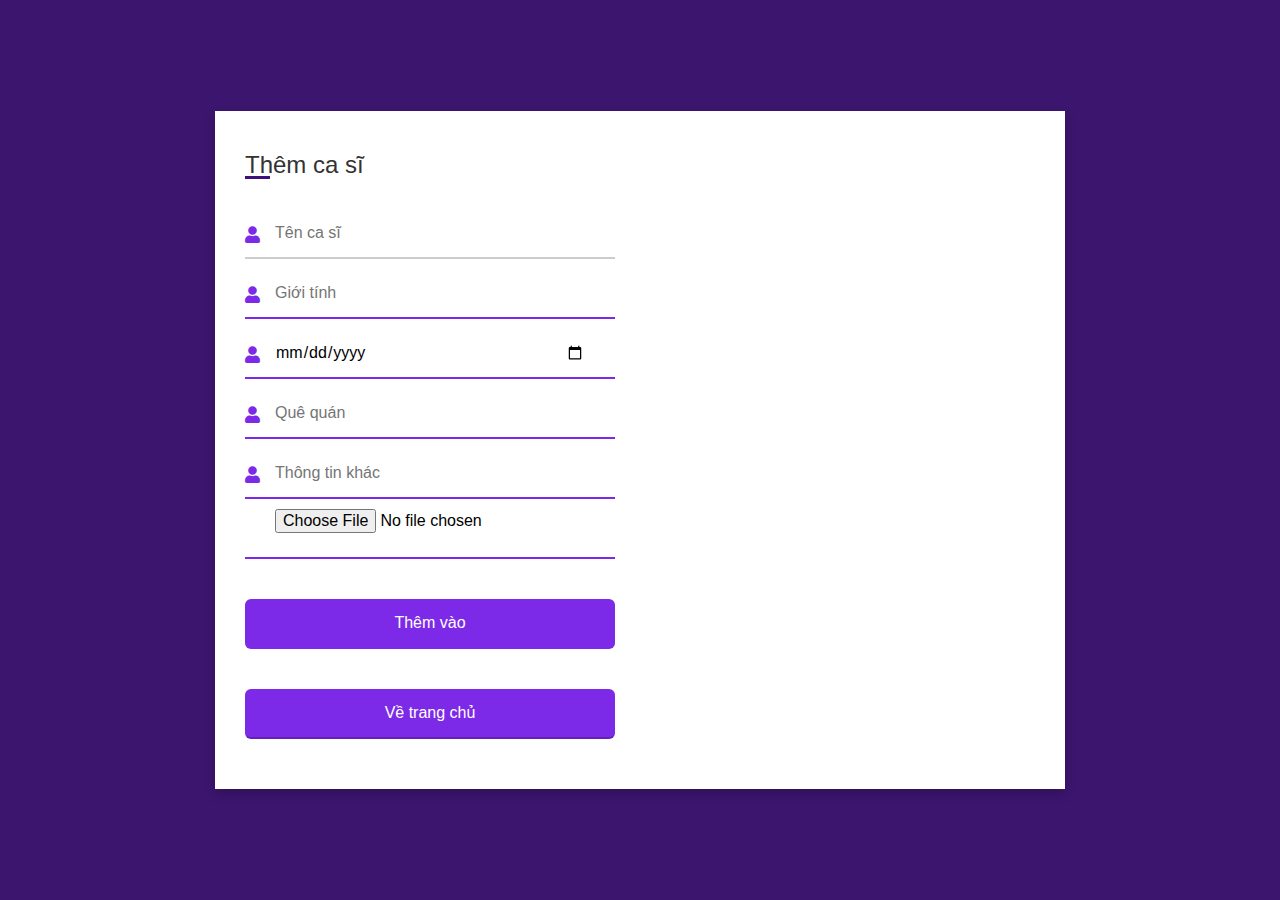
<file: musics/singer/createSinger.html>
<!DOCTYPE html>
<html lang="vi" dir="ltr">
<head>
    <meta charset="UTF-8">
    <link rel="stylesheet" href="https://cdnjs.cloudflare.com/ajax/libs/font-awesome/5.15.3/css/all.min.css">
    <meta name="viewport" content="width=device-width, initial-scale=1.0">
    <style>
        /* Google Font Link */
        @import url('https://fonts.googleapis.com/css2?family=Poppins:wght@200;300;400;500;600;700&display=swap');
        *{
            margin: 0;
            padding: 0;
            box-sizing: border-box;
            font-family: Roboto , sans-serif;
        }
        body{
            min-height: 100vh;
            display: flex;
            align-items: center;
            justify-content: center;
            background: #3c156e;
            padding: 30px;
        }
        .container{
            position: relative;
            max-width: 850px;
            width: 100%;
            background: #fff;
            padding: 40px 30px;
            box-shadow: 0 5px 10px rgba(0,0,0,0.2);
            perspective: 2700px;
        }
        .container .cover{
            position: absolute;
            top: 0;
            left: 50%;
            height: 100%;
            width: 50%;
            z-index: 98;
            transition: all 1s ease;
            transform-origin: left;
            transform-style: preserve-3d;
        }
        .container #flip:checked ~ .cover{
            transform: rotateY(-180deg);
        }
        .container .cover .front,
        .container .cover .back{
            position: absolute;
            top: 0;
            left: 0;
            height: 100%;
            width: 100%;
        }
        .cover .back{
            transform: rotateY(180deg);
            backface-visibility: hidden;
        }
        .container .cover::before,
        .container .cover::after{
            content: '';
            position: absolute;
            height: 100%;
            width: 100%;
            background: #7d2ae8;
            opacity: 0.5;
            z-index: 12;
        }
        .container .cover::after{
            opacity: 0.3;
            transform: rotateY(180deg);
            backface-visibility: hidden;
        }
        .container .cover img{
            position: absolute;
            height: 100%;
            width: 100%;
            object-fit: cover;
            z-index: 10;
        }
        .container .cover .text{
            position: absolute;
            z-index: 130;
            height: 100%;
            width: 100%;
            display: flex;
            flex-direction: column;
            align-items: center;
            justify-content: center;
        }
        .cover .text .text-1,
        .cover .text .text-2{
            font-size: 26px;
            font-weight: 600;
            color: #fff;
            text-align: center;
        }
        .cover .text .text-2{
            font-size: 15px;
            font-weight: 500;
        }
        .container .forms{
            height: 100%;
            width: 100%;
            background: #fff;
        }
        .container .form-content{
            display: flex;
            align-items: center;
            justify-content: space-between;
        }
        .form-content .login-form,
        .form-content .signup-form{
            width: calc(100% / 2 - 25px);
        }
        .forms .form-content .title{
            position: relative;
            font-size: 24px;
            font-weight: 500;
            color: #333;
        }
        .forms .form-content .title:before{
            content: '';
            position: absolute;
            left: 0;
            bottom: 0;
            height: 3px;
            width: 25px;
            background: #3e1079;
        }
        .forms .signup-form  .title:before{
            width: 20px;
        }
        .forms .form-content .input-boxes{
            margin-top: 30px;
        }
        .forms .form-content .input-box{
            display: flex;
            align-items: center;
            height: 50px;
            width: 100%;
            margin: 10px 0;
            position: relative;
        }
        .form-content .input-box input{
            height: 100%;
            width: 100%;
            outline: none;
            border: none;
            padding: 0 30px;
            font-size: 16px;
            font-weight: 500;
            border-bottom: 2px solid rgba(0,0,0,0.2);
            transition: all 0.3s ease;
        }
        .form-content .input-box input:focus,
        .form-content .input-box input:valid{
            border-color: #7d2ae8;
        }
        .form-content .input-box i{
            position: absolute;
            color: #7d2ae8;
            font-size: 17px;
        }
        .forms .form-content .text{
            font-size: 14px;
            font-weight: 500;
            color: #333;
        }
        .forms .form-content .text a{
            text-decoration: none;
        }
        .forms .form-content .text a:hover{
            text-decoration: underline;
        }
        .forms .form-content .button{
            color: #fff;
            margin-top: 40px;
        }
        .forms .form-content .button input{
            color: #fff;
            background: #7d2ae8;
            border-radius: 6px;
            padding: 0;
            cursor: pointer;
            transition: all 0.4s ease;
        }
        .forms .form-content .button input:hover{
            background: #5b13b9;
        }
        .forms .form-content label{
            color: #5b13b9;
            cursor: pointer;
        }
        .forms .form-content label:hover{
            text-decoration: underline;
        }
        .forms .form-content .login-text,
        .forms .form-content .sign-up-text{
            text-align: center;
            margin-top: 25px;
        }
        .container #flip{
            display: none;
        }
        @media (max-width: 730px) {
            .container .cover{
                display: none;
            }
            .form-content .login-form,
            .form-content .signup-form{
                width: 100%;
            }
            .form-content .signup-form{
                display: none;
            }
            .container #flip:checked ~ .forms .signup-form{
                display: block;
            }
            .container #flip:checked ~ .forms .login-form{
                display: none;
            }
        }

    </style>
    <script src="singer.js"></script>
</head>
<body>
<div class="container">
    <input type="checkbox" id="flip">
    <div class="forms">
        <div class="form-content">
            <div class="login-form">
                <div class="title">Thêm ca sĩ</div>
                <form action="#">
                    <div class="input-boxes">
                        <div class="input-box">
                            <i class="fas fa-user"></i>
                            <input type="text" placeholder="Tên ca sĩ" id="singerName" required>
                        </div>
                        <div class="input-box">
                            <i class="fas fa-user"></i>
                            <input type="text" placeholder="Giới tính" id="gender">
                        </div>
                        <div class="input-box">
                            <i class="fas fa-user"></i>
                            <input type="date" placeholder="Ngày sinh" id="birthday">
                        </div>
                        <div class="input-box">
                            <i class="fas fa-user"></i>
                            <input type="text" placeholder="Quê quán" id="story">
                        </div>
                        <div class="input-box">
                            <i class="fas fa-user"></i>
                            <input type="text" placeholder="Thông tin khác" id="otherInformation">
                        </div>
                        <div class="input-box">
                            <input type="file" placeholder="Ảnh" id="image">
                        </div>
                        <div class="button input-box">
                            <input type="submit" onclick="createSinger()" value="Thêm vào">
                        </div>
                        <div class="button input-box">
                            <input type="button" value="Về trang chủ" onclick="goBack()">
                        </div>
                    </div>
                </form>
            </div>
            <div>
                <div id="singerInformation" style="text-align: center"></div>
            </div>
        </div>
    </div>
</div>

<script>
    function goBack() {
        window.location.href ="../../index.html"
    }
</script>
<script src="https://ajax.googleapis.com/ajax/libs/jquery/3.6.4/jquery.min.js"></script>
</body>
</html>
</file>
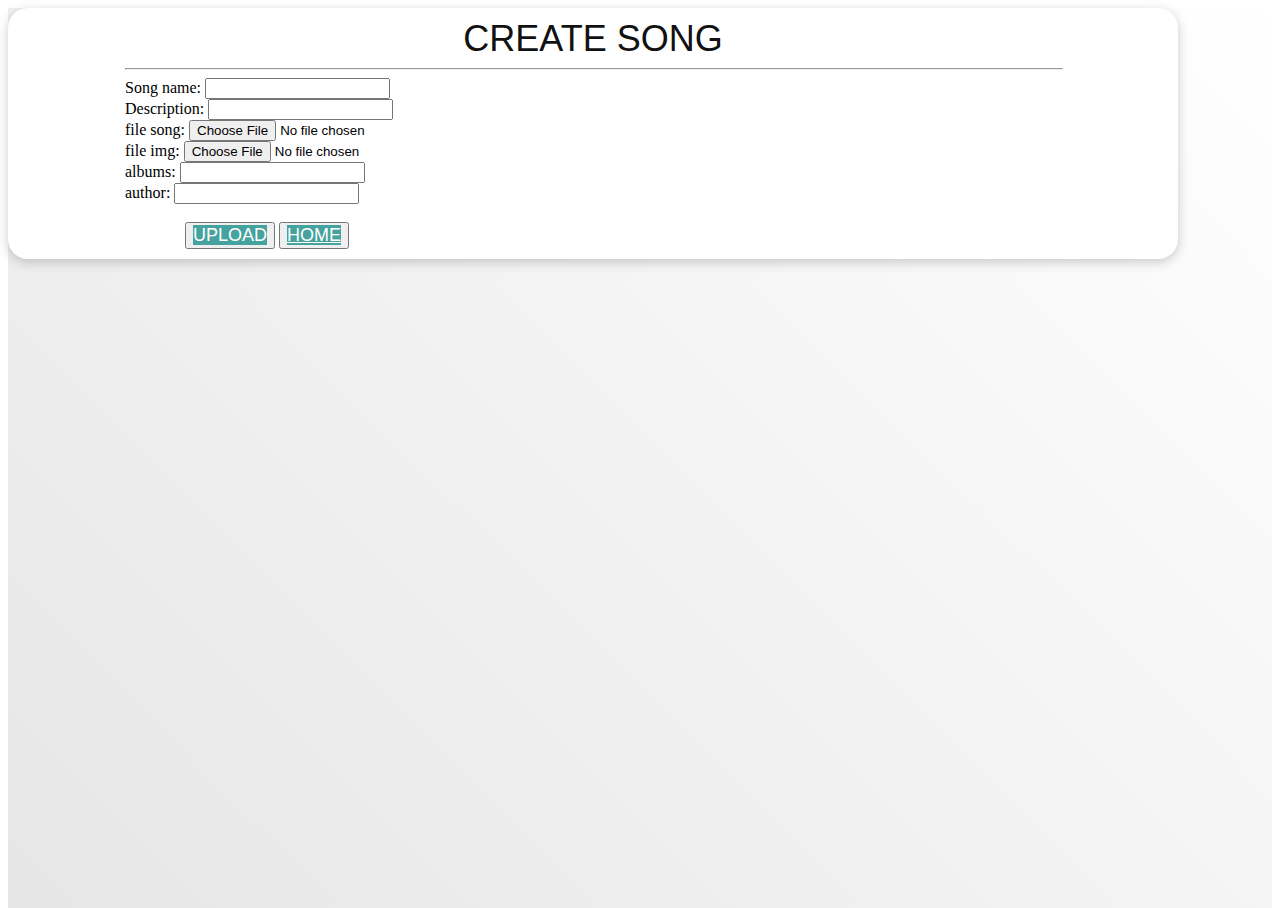
<file: musics/song/createSong.html>
<!DOCTYPE html>
<html lang="en">
<head>
    <meta charset="UTF-8">
    <meta http-equiv="X-UA-Compatible" content="IE=edge">
    <meta name="viewport" content="width=device-width, initial-scale=1.0">
    <title>Create song</title>
    <!-- Bootstrap 5 CDN-Import: -->
    <link href="https://cdn.jsdelivr.net/npm/bootstrap@5.1.3/dist/css/bootstrap.min.css" rel="stylesheet"
          integrity="sha384-1BmE4kWBq78iYhFldvKuhfTAU6auU8tT94WrHftjDbrCEXSU1oBoqyl2QvZ6jIW3" crossorigin="anonymous">

    <link rel="stylesheet" href="https://cdnjs.cloudflare.com/ajax/libs/font-awesome/6.0.0-beta2/css/all.min.css"
          integrity="sha512-YWzhKL2whUzgiheMoBFwW8CKV4qpHQAEuvilg9FAn5VJUDwKZZxkJNuGM4XkWuk94WCrrwslk8yWNGmY1EduTA=="
          crossorigin="anonymous" referrerpolicy="no-referrer"/>

    <link id="mainStyle" rel="stylesheet" href="../../css/style.css">
    <title>Sign up form</title>
    <script src="https://ajax.googleapis.com/ajax/libs/jquery/3.6.4/jquery.min.js"></script>
    <script src="createSong.js"></script>
</head>
<body>
<div class="page-content d-flex align-items-center">
    <div class="container d-flex justify-content-center">
        <div class="col-12 col-sm-10 col-md-8 col-lg-7 col-xl-6 col-xxl-5">
            <div class="auth-card">
                <h2 style="text-align: center">CREATE SONG</h2>

                <hr class="separator">
                <!-- Signup-Form -->
                <div class="container">
                    <form>
                        <div class="form-group">
                            <label for="musicName">Song name:</label>
                            <input type="text" class="form-control" id="musicName" required>
                        </div>
                        <div class="form-group">
                            <label for="description">Description:</label>
                            <input type="text" class="form-control" id="description" required>
                        </div>
                        <div class="form-group">
                            <label for="fileName">file song:</label>
                            <input type="file" class="form-control" id="fileName" required>
                        </div>
                        <div class="form-group">
                            <label for="imageName">file img:</label>
                            <input type="file" class="form-control" id="imageName" required>
                        </div>
                        <div class="form-group">
                            <label for="albums">albums:</label>
                            <input type="text" class="form-control" id="albums" required>
                        </div>
                        <div class="form-group">
                            <label for="authors">author:</label>
                            <input type="text" class="form-control" id="authors" required>
                        </div>
                        <br>
                        <div style="margin-left:60px">
                            <button ><a class="btn auth-btn" onclick="uploadMusic()">UPLOAD</a></button>
                            <button ><a class="btn auth-btn" href="../../index.html">HOME</a></button>
                        </div>
                    </form>
                </div>
            </div>
        </div>
    </div>
</div>

<!-- Bootstrap 5 JS-Bundle CDN import: -->
<script src="https://cdn.jsdelivr.net/npm/bootstrap@5.1.3/dist/js/bootstrap.bundle.min.js"
        integrity="sha384-ka7Sk0Gln4gmtz2MlQnikT1wXgYsOg+OMhuP+IlRH9sENBO0LRn5q+8nbTov4+1p"
        crossorigin="anonymous"></script>
<script src="https://ajax.googleapis.com/ajax/libs/jquery/3.6.4/jquery.min.js"></script>
</body>
</html>
</file>
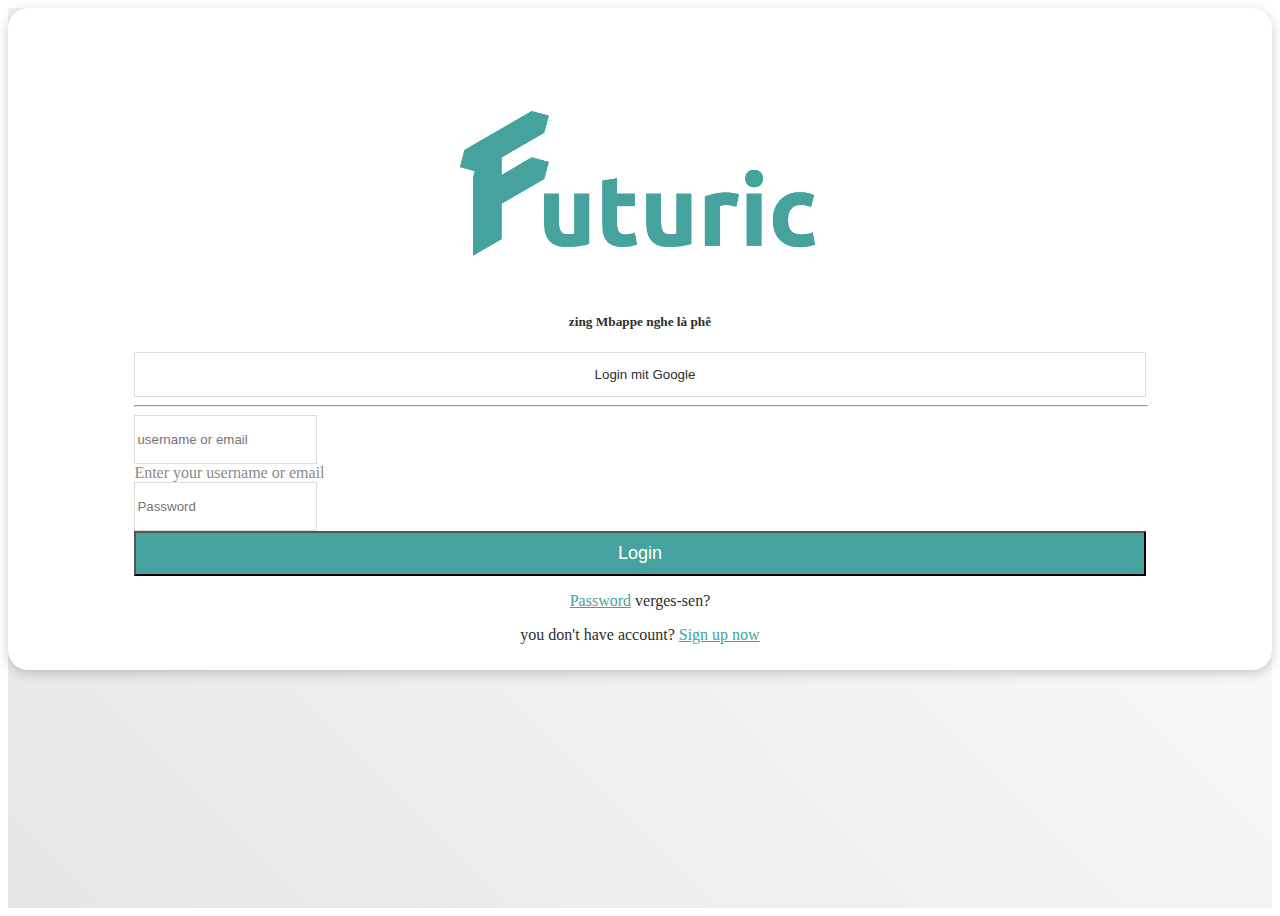
<file: zingMp3/login/login/login.html>
<!DOCTYPE html>
<html lang="en">
<head>
  <meta charset="UTF-8">
  <meta http-equiv="X-UA-Compatible" content="IE=edge">
  <meta name="viewport" content="width=device-width, initial-scale=1.0">
  <title>Login</title>

  <!-- Bootstrap 5 CDN-Import: -->
  <link href="https://cdn.jsdelivr.net/npm/bootstrap@5.1.3/dist/css/bootstrap.min.css" rel="stylesheet"
        integrity="sha384-1BmE4kWBq78iYhFldvKuhfTAU6auU8tT94WrHftjDbrCEXSU1oBoqyl2QvZ6jIW3" crossorigin="anonymous">

  <!-- Font Awesome -->
  <link rel="stylesheet" href="https://cdnjs.cloudflare.com/ajax/libs/font-awesome/6.0.0-beta2/css/all.min.css"
        integrity="sha512-YWzhKL2whUzgiheMoBFwW8CKV4qpHQAEuvilg9FAn5VJUDwKZZxkJNuGM4XkWuk94WCrrwslk8yWNGmY1EduTA=="
        crossorigin="anonymous" referrerpolicy="no-referrer" />

  <!-- Light-Theming: -->
  <link id="mainStyle" rel="stylesheet" href="../../../assets/css/style.css">

  <!-- Dark-Theming: -->
  <!-- Uncomment the line below to use dark theming. Don't forget to comment the line above.-->
  <!-- <link rel="stylesheet" href="assets/css/style_dark.css"> -->
  <!-- this also works automatically by clicking the theme_button. -->
  <script src="https://ajax.googleapis.com/ajax/libs/jquery/3.6.4/jquery.min.js"></script>

</head>
<body>

<div class="page-content d-flex align-items-center">

  <div class="container d-flex justify-content-center">

    <div class="col-12 col-sm-10 col-md-8 col-lg-7 col-xl-6 col-xxl-5">

      <div class="auth-card">

        <div class="logo-area">

          <!-- Light-Theming Logo: -->
          <img id="header_logo" class="logo" src="../../../assets/img/logo/logo.png"/>
        </div>

        <h5 class="auth-title">zing Mbappe nghe là phê</h5>

        <button class="btn service-btn mt-5 mb-3">
          <i class="fab fa-google service-icon"></i>
          Login mit Google
        </button>
        <hr class="separator">

        <!-- Login-Form-->
        <form>

          <div class="mb-2 mt-5">
            <input type="text" class="form-control auth-input" id="username" placeholder="username or email" aria-describedby="emailHelp">
            <div id="emailHelp" class="form-text input-info-text">Enter your username or email</div>
          </div>

          <div class="mb-3">
            <input type="password" class="form-control auth-input" id="password" placeholder="Password">
          </div>
          <button onclick="login()" class="btn auth-btn mt-2 mb-4">Login</button>
        </form>
        <p class="text mb-1"><a href="" class="text-link">Password</a> verges-sen?</p>
        <p class="text mb-4">you don't have account? <a href="../../../zingMp3/login/signUp/signup.html" class="text-link">Sign up now</a></p>
      </div>
    </div>
  </div>
</div>

<!-- Bootstrap 5 JS-Bundle CDN import: -->
<script src="https://cdn.jsdelivr.net/npm/bootstrap@5.1.3/dist/js/bootstrap.bundle.min.js"
        integrity="sha384-ka7Sk0Gln4gmtz2MlQnikT1wXgYsOg+OMhuP+IlRH9sENBO0LRn5q+8nbTov4+1p" crossorigin="anonymous"></script>
<script src="login.js"></script>
</body>
</html>
</file>
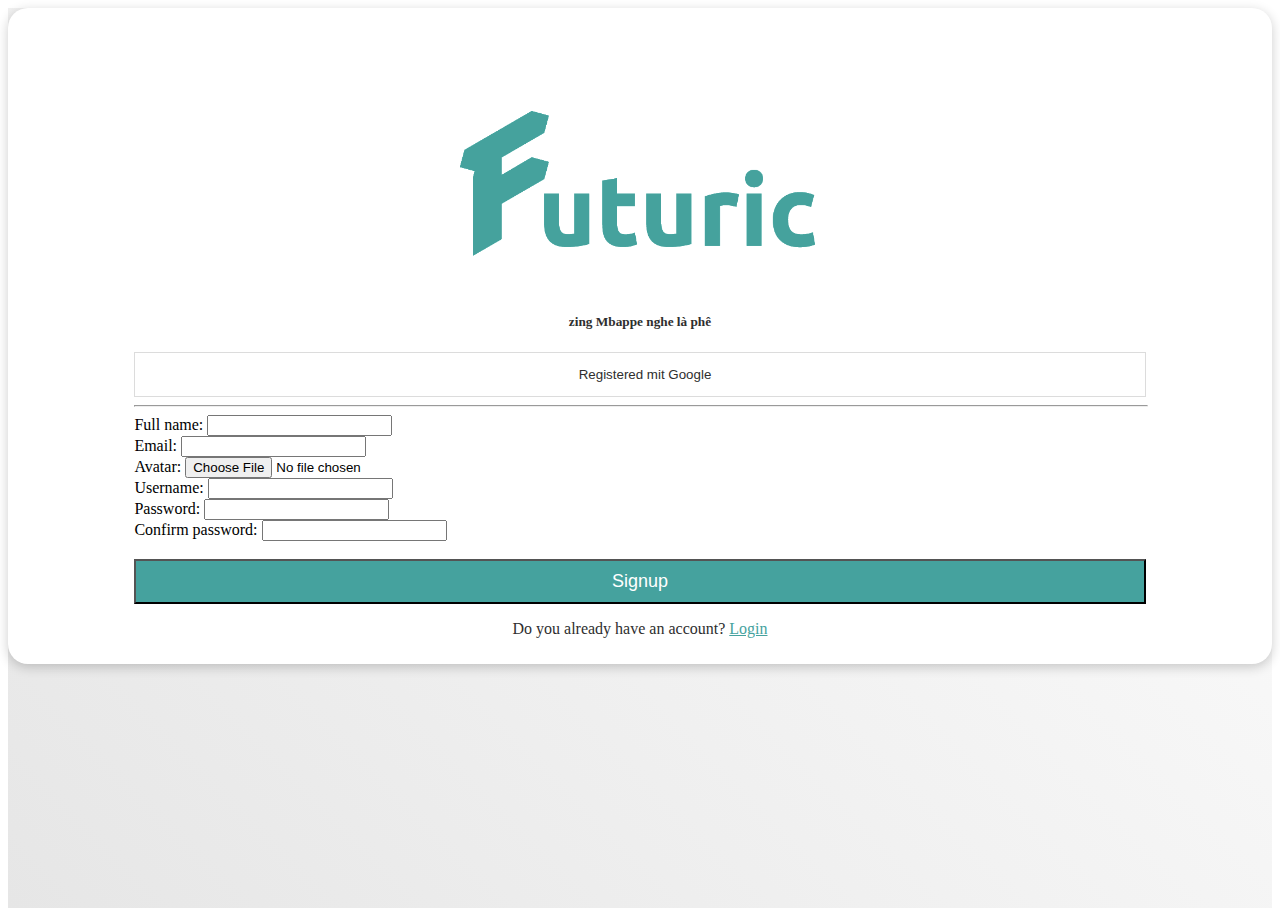
<file: zingMp3/login/signUp/signup.html>
<!DOCTYPE html>
<html lang="en">
<head>
    <meta charset="UTF-8">
    <meta http-equiv="X-UA-Compatible" content="IE=edge">
    <meta name="viewport" content="width=device-width, initial-scale=1.0">
    <title>SignUp</title>
    <!-- Bootstrap 5 CDN-Import: -->
    <link href="https://cdn.jsdelivr.net/npm/bootstrap@5.1.3/dist/css/bootstrap.min.css" rel="stylesheet"
          integrity="sha384-1BmE4kWBq78iYhFldvKuhfTAU6auU8tT94WrHftjDbrCEXSU1oBoqyl2QvZ6jIW3" crossorigin="anonymous">

    <!-- Font Awesome -->
    <link rel="stylesheet" href="https://cdnjs.cloudflare.com/ajax/libs/font-awesome/6.0.0-beta2/css/all.min.css"
          integrity="sha512-YWzhKL2whUzgiheMoBFwW8CKV4qpHQAEuvilg9FAn5VJUDwKZZxkJNuGM4XkWuk94WCrrwslk8yWNGmY1EduTA=="
          crossorigin="anonymous" referrerpolicy="no-referrer"/>

    <!-- Light-Theming: -->
    <link id="mainStyle" rel="stylesheet" href="../../../assets/css/style.css">
    <title>Sign up form</title>
    <!-- Thư viện jQuery -->
    <script src="https://ajax.googleapis.com/ajax/libs/jquery/3.5.1/jquery.min.js"></script>
    <!-- Script kiểm tra mật khẩu -->
    <script>
        $(document).ready(function(){
            // Kiểm tra mật khẩu nhập lại có trùng với mật khẩu đã nhập không
            $("#password, #confirm_password").on("keyup", function () {
                if ($("#password").val() === $("#confirm_password").val()) {
                    $("#message").html("Mật khẩu trùng nhau").css("color", "green");
                    $("#submit_btn").prop("disabled", false);
                } else {
                    $("#message").html("Mật khẩu không trùng nhau").css("color", "red");
                    $("#submit_btn").prop("disabled", true);
                }
            });
        });
    </script>
</head>
<body>

<div class="page-content d-flex align-items-center">

    <div class="container d-flex justify-content-center">

        <div class="col-12 col-sm-10 col-md-8 col-lg-7 col-xl-6 col-xxl-5">

            <div class="auth-card">

                <div class="logo-area">

                    <!-- Light-Theming Logo: -->
                    <img id="header_logo" class="logo" src="../../../assets/img/logo/logo.png"/>
                </div>
                <!-- Dark-Theming: -->
                <!-- <img class="logo" src="assets/img/logo_dark.png" /> -->

                <h5 class="auth-title">zing Mbappe nghe là phê</h5>

                <button class="btn service-btn mt-5 mb-3">
                    <i class="fab fa-google service-icon"></i>
                    Registered mit Google
                </button>

                <hr class="separator">

                <!-- Signup-Form -->
                <div class="container">
                    <form>
                        <div class="form-group">
                            <label for="name">Full name:</label>
                            <input type="text" class="form-control" id="name" name="name" required>
                        </div>
                        <div class="form-group">
                            <label for="email">Email:</label>
                            <input type="email" class="form-control" id="email" name="email" required>
                        </div>
                        <div class="form-group">
                            <label for="avatar">Avatar:</label>
                            <input type="file" class="form-control" id="avatar" name="avatar" required>
                        </div>
                        <div class="form-group">
                            <label for="username">Username:</label>
                            <input type="text" class="form-control" id="username" name="username" required>
                        </div>
                        <div class="form-group">
                            <label for="password">Password:</label>
                            <input type="password" class="form-control" id="password" name="password" required>
                        </div>
                        <div class="form-group">
                            <label for="confirm_password">Confirm password:</label>
                            <input type="password" class="form-control" id="confirm_password" name="confirm_password" required>
                            <span id='message'></span>
                        </div>
                        <select hidden="hidden" id="roles" name="roles">
<!--                            <option value="ROLE_USER">Apple</option>-->
                            <option value="ROLE_ADMIN">ADMIN</option>
                        </select>
                        <br>
                        <button type="submit" class="btn auth-btn" onclick="save()" id="submit_btn">Signup</button>
                    </form>
                </div>

                <p class="text mb-4">Do you already have an account? <a href="../../login/login/login.html" class="text-link">
                    Login</a></p>

            </div>
        </div>
    </div>
</div>

<!-- Bootstrap 5 JS-Bundle CDN import: -->
<script src="https://cdn.jsdelivr.net/npm/bootstrap@5.1.3/dist/js/bootstrap.bundle.min.js"
        integrity="sha384-ka7Sk0Gln4gmtz2MlQnikT1wXgYsOg+OMhuP+IlRH9sENBO0LRn5q+8nbTov4+1p"
        crossorigin="anonymous"></script>
<script src="https://ajax.googleapis.com/ajax/libs/jquery/3.6.4/jquery.min.js"></script>
<script src="signup.js"></script>
</body>
</html>
</file>
<file: css/barfiller.css>
.barfiller {
    width:100%;
    height:12px;
    background:#fcfcfc;
    border:1px solid #ccc;
    position:relative;
    margin-bottom:20px;
    box-shadow: inset 1px 4px 9px -6px rgba(0,0,0,.5); 
    -moz-box-shadow: inset 1px 4px 9px -6px rgba(0,0,0,.5); 
}

.barfiller .fill {
    display:block;
    position:relative;
    width:0px;
    height:100%;
    background:#333;
    z-index:1;
}

.barfiller .tipWrap {
    display:none;
}

.barfiller .tip {
    margin-top:-30px;
    padding:2px 4px;
    font-size:11px;
    color:#fff;
    left:0px;
    position:absolute;
    z-index:2;
    background: #333;
} 

.barfiller .tip:after {
    border:solid;
    border-color:rgba(0,0,0,.8) transparent;
    border-width:6px 6px 0 6px;
    content:"";
    display:block;
    position:absolute;
    left:9px;
    top:100%;
    z-index:9
}
</file>
<file: css/nowfont.css>
/* #### Generated By: http://www.cufonfonts.com #### */

@font-face {
font-family: 'Now Regular';
font-style: normal;
font-weight: normal;
src: local('Now Regular'), url('../fonts/Now-Regular.woff') format('woff');
}


@font-face {
font-family: 'Now Thin';
font-style: normal;
font-weight: normal;
src: local('Now Thin'), url('../fonts/Now-Thin.woff') format('woff');
}


@font-face {
font-family: 'Now Light';
font-style: normal;
font-weight: normal;
src: local('Now Light'), url('../fonts/Now-Light.woff') format('woff');
}


@font-face {
font-family: 'Now Medium';
font-style: normal;
font-weight: normal;
src: local('Now Medium'), url('../fonts/Now-Medium.woff') format('woff');
}


@font-face {
font-family: 'Now Bold';
font-style: normal;
font-weight: normal;
src: local('Now Bold'), url('../fonts/Now-Bold.woff') format('woff');
}


@font-face {
font-family: 'Now Black';
font-style: normal;
font-weight: normal;
src: local('Now Black'), url('../fonts/Now-Black.woff') format('woff');
}
</file>
<file: css/rockville.css>
@font-face {
font-family: 'Rockville Solid Regular';
font-style: normal;
font-weight: normal;
src: local('Rockville Solid Regular'), url('../fonts/Rockville Solid.woff') format('woff');
}
</file>
<file: css/style.css>
/******************************************************************
  Template Name: DJoz
  Description:  DJoz Music HTML Template
  Author: Colorlib
  Author URI: https://colorlib.com
  Version: 1.0
  Created: Colorlib
******************************************************************/

/*------------------------------------------------------------------
[Table of contents]

1.  Template default CSS
	1.1	Variables
	1.2	Mixins
	1.3	Flexbox
	1.4	Reset
2.  Helper Css
3.  Header Section
4.  Hero Section
5.  Services Section
6.  Track Section
7.  Countdown Section
8.  Team Section
9.  Contact
10.  Footer Style
-------------------------------------------------------------------*/

/*----------------------------------------*/

/* Template default CSS
/*----------------------------------------*/

html {
	scroll-behavior: smooth;
	scroll-padding: 50px;
}

body {
	scroll-behavior: smooth;
	scroll-padding: 50px;
}
html,
body {
	height: 100%;
	font-family: "Now Regular";
	-webkit-font-smoothing: antialiased;
}

h1,
h2,
h3,
h4,
h5,
h6 {
	margin: 0;
	color: #111111;
	font-weight: 400;
	font-family: "Rajdhani", sans-serif;
}

h1 {
	font-size: 70px;
}

h2 {
	font-size: 36px;
}

h3 {
	font-size: 30px;
}

h4 {
	font-size: 24px;
}

h5 {
	font-size: 18px;
}

h6 {
	font-size: 16px;
}

p {
	font-size: 17px;
	font-family: "Now Regular";
	color: white;
	font-weight: 400;
	line-height: 26px;
	margin: 0 0 15px 0;
}

img {
	max-width: 100%;
}

input:focus,
select:focus,
button:focus,
textarea:focus {
	outline: none;
}

a:hover,
a:focus {
	text-decoration: none;
	outline: none;
	color: #ffffff;
}

ul,
ol {
	padding: 0;
	margin: 0;
}

/*---------------------
  Helper CSS
-----------------------*/

.section-title {
	margin-bottom: 40px;
	position: relative;
	z-index: 1;
}

.section-title.center-title {
	text-align: center;
}

.section-title h2 {
	font-size: 42px;
	color: #111111;
	font-weight: 700;
	text-transform: uppercase;
}

.section-title h1 {
	font-size: 100px;
	color: #f2f2f2;
	font-family: "Rockville Solid Regular";
	position: absolute;
	left: 0;
	top: -45px;
	width: 100%;
	z-index: -1;
}

.set-bg {
	max-height: 800px;
	background-repeat: no-repeat;
	background-size: cover;
	background-position: top center;
}

.spad {
	padding-top: 100px;
	padding-bottom: 100px;
}

.text-white h1,
.text-white h2,
.text-white h3,
.text-white h4,
.text-white h5,
.text-white h6,
.text-white p,
.text-white span,
.text-white li,
.text-white a {
	color: #fff;
}

/* buttons */

.primary-btn {
	display: inline-block;
	font-size: 15px;
	text-transform: uppercase;
	padding: 14px 25px 12px;
	color: #ffffff;
	background: #5c00ce;
	letter-spacing: 2px;
}

.primary-btn.border-btn {
	background: transparent;
	border: 2px solid #5c00ce;
	color: #111111;
}

.site-btn {
	font-size: 15px;
	color: #ffffff;
	background: #5c00ce;
	font-weight: 700;
	letter-spacing: 2px;
	border: none;
	text-transform: uppercase;
	display: inline-block;
	padding: 14px 30px;
	width: 100%;
}

/* Preloder */

#preloder {
	position: fixed;
	width: 100%;
	height: 100%;
	top: 0;
	left: 0;
	z-index: 999999;
	background: #000;
}

.loader {
	width: 40px;
	height: 40px;
	position: absolute;
	top: 50%;
	left: 50%;
	margin-top: -13px;
	margin-left: -13px;
	border-radius: 60px;
	animation: loader 0.8s linear infinite;
	-webkit-animation: loader 0.8s linear infinite;
}

@keyframes loader {
	0% {
		-webkit-transform: rotate(0deg);
		transform: rotate(0deg);
		border: 4px solid #f44336;
		border-left-color: transparent;
	}
	50% {
		-webkit-transform: rotate(180deg);
		transform: rotate(180deg);
		border: 4px solid #673ab7;
		border-left-color: transparent;
	}
	100% {
		-webkit-transform: rotate(360deg);
		transform: rotate(360deg);
		border: 4px solid #f44336;
		border-left-color: transparent;
	}
}

@-webkit-keyframes loader {
	0% {
		-webkit-transform: rotate(0deg);
		border: 4px solid #f44336;
		border-left-color: transparent;
	}
	50% {
		-webkit-transform: rotate(180deg);
		border: 4px solid #673ab7;
		border-left-color: transparent;
	}
	100% {
		-webkit-transform: rotate(360deg);
		border: 4px solid #f44336;
		border-left-color: transparent;
	}
}

/*---------------------
  Header
-----------------------*/

.header {
	background: rgba(42, 1, 74, 0.5);
	position: absolute;
	left: 0;
	top: 0;
	width: 100%;
	z-index: 9;
}

.header.header--normal {
	position: relative;
	background: #290849;
}

.header__logo {
	padding: 20px 0 25px;
}

.header__logo a {
	display: inline-block;
}

.header__nav {
	text-align: right;
}

.header__menu {
	padding: 31px 0 27px;
	display: inline-block;
	margin-right: 45px;
}

.header__menu ul li {
	list-style: none;
	display: inline-block;
	margin-right: 45px;
	position: relative;
}

.header__menu ul li.active a:after {
	opacity: 1;
}

.header__menu ul li:hover a:after {
	opacity: 1;
}

.header__menu ul li:hover .dropdown {
	top: 34px;
	opacity: 1;
	visibility: visible;
}

.header__menu ul li:last-child {
	margin-right: 0;
}

.header__menu ul li .dropdown {
	position: absolute;
	left: 0;
	top: 56px;
	width: 150px;
	background: #111111;
	text-align: left;
	padding: 2px 0;
	z-index: 9;
	opacity: 0;
	visibility: hidden;
	-webkit-transition: all, 0.3s;
	-o-transition: all, 0.3s;
	transition: all, 0.3s;
}

.header__menu ul li .dropdown li {
	display: block;
	margin-right: 0;
}

.header__menu ul li .dropdown li a {
	font-size: 14px;
	color: #ffffff;
	font-weight: 400;
	padding: 8px 20px;
	text-transform: capitalize;
}

.header__menu ul li .dropdown li a:after {
	display: none;
}

.header__menu ul li a {
	font-size: 15px;
	text-transform: uppercase;
	color: #ffffff;
	display: block;
	padding: 6px 0;
	position: relative;
}

.header__menu ul li a:after {
	position: absolute;
	left: 0;
	bottom: 0;
	width: 100%;
	height: 2px;
	background: #ffffff;
	content: "";
	-webkit-transition: all, 0.5s;
	-o-transition: all, 0.5s;
	transition: all, 0.5s;
	opacity: 0;
}

.header__right__social {
	display: inline-block;
}

.header__right__social a {
	display: inline-block;
	font-size: 16px;
	color: #ffffff;
	margin-right: 16px;
}

.header__right__social a:last-child {
	margin-right: 0;
}

.slicknav_menu {
	display: none;
}

/*---------------------
  Hero
-----------------------*/

.hero {
	padding-top: 400px;
	padding-bottom: 295px;
	position: relative;
}

.hero__text {
	text-align: center;
}

.hero__text span {
	color: #ffffff;
	text-transform: uppercase;
	letter-spacing: 6px;
}

.hero__text h1 {
	font-size: 110px;
	font-family: "Rockville Solid Regular";
	color: #ffffff;
	margin-bottom: 20px;
	margin-top: 22px;
}

.hero__text p {
	color: #ffffff;
	margin-bottom: 20px;
}

.hero__text .play-btn {
	font-size: 26px;
	color: #5c00ce;
	height: 90px;
	width: 90px;
	border-radius: 50%;
	background: rgba(255, 255, 255, 0.3);
	display: inline-block;
	line-height: 90px;
	text-align: center;
	position: relative;
	z-index: 1;
}

.hero__text .play-btn i {
	position: relative;
	top: 2px;
	left: 2px;
}

.hero__text .play-btn:after {
	position: absolute;
	left: 15px;
	top: 15px;
	height: 60px;
	width: 60px;
	background: #ffffff;
	border-radius: 50%;
	content: "";
	z-index: -1;
}

.linear__icon {
	position: absolute;
	left: 50%;
	bottom: 0;
	margin-left: -16px;
	-webkit-animation: mymove 0.5s infinite alternate;
	animation: mymove 0.5s infinite alternate;
}

.linear__icon i {
	font-size: 50px;
	color: #5c00ce;
}

@-webkit-keyframes mymove {
	0% {
		bottom: 0;
	}
	100% {
		bottom: -10px;
	}
}

@keyframes mymove {
	0% {
		bottom: 0;
	}
	100% {
		bottom: -10px;
	}
}

/*---------------------
  Events
-----------------------*/

.event {
	padding-bottom: 60px;
}

.event .section-title {
	margin-bottom: 10px;
	position: relative;
}

.event .section-title:after {
	position: absolute;
	right: 46px;
	top: 25px;
	height: 2px;
	width: 775px;
	background: rgba(225, 225, 225, 0.3);
	content: "";
	z-index: -1;
}

.event__slider .col-lg-4 {
	max-width: 100%;
}

.event__slider.owl-carousel .owl-stage-outer {
	padding-top: 30px;
	padding-bottom: 40px;
}

.event__slider.owl-carousel .owl-nav {
	position: absolute;
	right: 15px;
	top: -50px;
}

.event__slider.owl-carousel .owl-nav button {
	font-size: 22px;
	color: #111111;
	opacity: 0.5;
	margin-right: 10px;
}

.event__slider.owl-carousel .owl-nav button:last-child {
	margin-right: 0;
}

.event__item {
	-webkit-box-shadow: 0px 3px 15px rgba(22, 41, 124, 0.1);
	box-shadow: 0px 3px 15px rgba(22, 41, 124, 0.1);
}

.event__item__pic {
	height: 360px;
	position: relative;
}

.event__item__pic .tag-date {
	position: absolute;
	left: 0;
	bottom: -21px;
	width: 100%;
	text-align: center;
}

.event__item__pic .tag-date span {
	font-size: 15px;
	color: #ffffff;
	display: inline-block;
	background: #5c00ce;
	padding: 12px 8px 9px 20px;
}

.event__item__text {
	text-align: center;
	padding: 45px 10px 25px;
}

.event__item__text h4 {
	font-size: 26px;
	font-weight: 700;
	color: #111111;
	margin-bottom: 10px;
}

.event__item__text p {
	color: #888888;
	margin-bottom: 0;
}

.event__item__text p i {
	color: #5c00ce;
	margin-right: 8px;
	font-size: 17px;
}

/*---------------------
  Track
-----------------------*/

.track {
	padding-top: 120px;
	padding-bottom: 40px;
	overflow: hidden;
}

.track .section-title {
	margin-bottom: 105px;
}

.track__content {
	height: 502px;
	overflow-y: auto;
}

.track__all {
	text-align: right;
	margin-bottom: 100px;
}

.jp-play {
	position: relative;
	height: 50px;
	width: 50px;
	background: transparent;
	border: 2px solid #e1e1e1;
	border-radius: 50%;
}

.jp-play:after {
	position: absolute;
	display: block;
	left: 17px;
	top: 12px;
	width: 16px;
	height: 20px;
	background: url(../img/play-default.png);
	content: "";
}

.jp-state-playing .jp-play {
	background: #5c00ce !important;
	border-color: #5c00ce !important;
}

.jp-state-playing .jp-play:after {
	background: url(../img/pause.png) !important;
	left: 15px;
	top: 12px;
}

.jp-audio .jp-play:focus {
	background: #5c00ce !important;
	border-color: #5c00ce !important;
}

.jp-audio .jp-play:focus:after {
	background: url(../img/play.png);
}

.jp-seek-bar>div {
	height: 5px;
	background: #e1e1e1;
	cursor: pointer;
	width: 245px;
}

.player_bars {
	width: 350px;
	display: table;
	padding-left: 50px;
	position: relative;
	padding-top: 25px;
	float: left;
	margin-right: 30px;
}

.jp-play-bar {
	position: relative;
	height: 100%;
	background: #5c00ce;
	overflow: visible !important;
}

.jp-current-time {
	font-size: 15px;
	color: #111111;
	position: absolute;
	left: -50px;
	top: -9px;
}

.jp-duration {
	font-size: 15px;
	color: #111111;
	position: absolute;
	right: 0;
	top: 16px;
}

.player_controls_box {
	width: 50px;
	float: left;
	margin-right: 20px;
}

.jp-mute {
	font-size: 18px;
	border: none;
	background: none;
	color: #111111;
	position: absolute;
	left: 0;
	top: 13px;
}

.jp-volume-bar {
	height: 5px;
	width: 70px;
	background: #e1e1e1;
	cursor: pointer;
}

.jp-volume-bar-value {
	background: #5c00ce;
	height: 100%;
}

.jp-volume-controls {
	position: relative;
	width: 95px;
	float: left;
	padding-left: 30px;
	padding-top: 25px;
}

.single_player_container {
	overflow: hidden;
	margin-bottom: 40px;
}

.single_player_container:last-child {
	margin-bottom: 0;
}

.single_player_container h4 {
	font-size: 26px;
	color: #111111;
	font-weight: 700;
	margin-bottom: 20px;
	text-transform: uppercase;
}

.track__pic {
	position: relative;
	z-index: 1;
}

.track__pic:after {
	position: absolute;
	left: 0;
	top: 0;
	width: 100%;
	height: 100%;
	background: #f5f5f5;
	content: "";
	z-index: -1;
}

.track__pic img {
	position: relative;
	top: -50px;
	width: calc(100% - 40px);
	margin-left: 40px;
	height: 502px;
}

/*---------------------
  Youtube
-----------------------*/

.youtube {
	padding-bottom: 50px;
}

.youtube .section-title {
	text-align: center;
}

.youtube .section-title h1 {
	font-size: 90px;
}

.youtube__item {
	-webkit-transition: all, 0.3s;
	-o-transition: all, 0.3s;
	transition: all, 0.3s;
	margin-bottom: 30px;
}

.youtube__item:hover {
	-webkit-box-shadow: 0px 3px 30px rgba(22, 41, 124, 0.1);
	box-shadow: 0px 3px 30px rgba(22, 41, 124, 0.1);
}

.youtube__item__pic {
	height: 240px;
	display: -webkit-box;
	display: -ms-flexbox;
	display: flex;
	-webkit-box-align: center;
	-ms-flex-align: center;
	align-items: center;
	-webkit-box-pack: center;
	-ms-flex-pack: center;
	justify-content: center;
}

.youtube__item__pic .play-btn {
	font-size: 16px;
	color: #5c00ce;
	height: 60px;
	width: 60px;
	border-radius: 50%;
	background: rgba(255, 255, 255, 0.3);
	display: inline-block;
	line-height: 60px;
	text-align: center;
	position: relative;
	z-index: 1;
}

.youtube__item__pic .play-btn i {
	position: relative;
	top: 2px;
	left: 2px;
}

.youtube__item__pic .play-btn:after {
	position: absolute;
	left: 10px;
	top: 10px;
	height: 40px;
	width: 40px;
	background: #ffffff;
	border-radius: 50%;
	content: "";
	z-index: -1;
}

.youtube__item__text {
	padding: 25px 30px 20px 20px;
	background: #ffffff;
}

.youtube__item__text h4 {
	font-size: 26px;
	color: #111111;
	line-height: 34px;
	font-weight: 700;
}

/*---------------------
  Countdown
-----------------------*/

.countdown {
	padding-bottom: 560px;
}

.countdown.countdown--page {
	padding-top: 150px;
	padding-bottom: 150px;
}

.countdown__text {
	text-align: center;
	margin-bottom: 36px;
}

.countdown__text h1 {
	font-size: 90px;
	color: #ffffff;
	font-family: "Rockville Solid Regular";
	color: #ffffff;
	margin-bottom: 25px;
}

.countdown__text h4 {
	font-size: 26px;
	font-family: "Now Regular";
	color: #ffffff;
	text-transform: uppercase;
	letter-spacing: 4px;
}

.countdown__timer {
	text-align: center;
	margin-bottom: 30px;
}

.countdown__item {
	display: inline-block;
	margin-right: 80px;
	margin-bottom: 30px;
}

.countdown__item:last-child {
	margin-right: 0;
}

.countdown__item span {
	font-size: 90px;
	font-family: "Rajdhani", sans-serif;
	font-weight: 700;
	color: #ffffff;
	display: block;
	line-height: 100px;
}

.countdown__item p {
	color: #ffffff;
	letter-spacing: 4px;
	text-transform: uppercase;
	margin-bottom: 0;
}

.buy__tickets {
	text-align: center;
}

/*---------------------
  Discography
-----------------------*/

.discography {
	padding-bottom: 40px;
	padding-top: 120px;
	overflow: hidden;
}

.discography .section-title {
	margin-bottom: 90px;
}

.discography__item {
	margin-bottom: 45px;
	-webkit-box-shadow: 0px 5px 10px rgba(22, 41, 124, 0.1);
	box-shadow: 0px 5px 10px rgba(22, 41, 124, 0.1);
}

.discography__item__pic img {
	min-width: 100%;
}

.discography__item__text {
	padding: 25px 30px 35px;
	text-align: center;
}

.discography__item__text span {
	font-size: 18px;
	color: #5c00ce;
	font-weight: 700;
}

.discography__item__text h4 {
	font-size: 22px;
	text-transform: uppercase;
	color: #111111;
	margin-top: 10px;
	margin-bottom: 25px;
}

.discography__item__text a {
	display: inline-block;
	margin-right: 10px;
}

.discography__item__text a:last-child {
	margin-right: 0;
}

.pagination__links {
	text-align: center;
	padding-top: 10px;
}

.pagination__links.blog__pagination {
	text-align: left;
}

.pagination__links a {
	display: inline-block;
	font-size: 15px;
	color: #111111;
	text-transform: uppercase;
	letter-spacing: 2px;
	background: #f2f2f2;
	-webkit-transition: all, 0.3s;
	-o-transition: all, 0.3s;
	transition: all, 0.3s;
	margin-right: 6px;
	margin-bottom: 5px;
	padding: 14px 22px 12px;
}

.pagination__links a:last-child {
	margin-right: 0;
}

.pagination__links a:hover {
	background: #290849;
	color: #ffffff;
}

/*---------------------
  Footer
-----------------------*/

.footer {
	padding-top: 300px;
	padding-bottom: 60px;
	margin-top: -547px;
	height: 549px;
}

.footer.footer--normal {
	margin-top: 0;
}

.footer__address {
	margin-bottom: 50px;
}

.footer__address ul li {
	list-style: none;
	padding-left: 70px;
	position: relative;
	margin-bottom: 30px;
}

.footer__address ul li:last-child {
	margin-bottom: 0;
}

.footer__address ul li i {
	font-size: 18px;
	color: #5c00ce;
	height: 50px;
	width: 50px;
	background: #ffffff;
	border-radius: 50%;
	line-height: 50px;
	text-align: center;
	position: absolute;
	left: 0;
	top: 0;
}

.footer__address ul li p {
	color: #ffffff;
	opacity: 0.7;
	margin-bottom: 8px;
}

.footer__address ul li h6 {
	font-size: 15px;
	font-weight: 700;
	color: #ffffff;
}

.footer__social {
	text-align: center;
	position: relative;
	margin-bottom: 50px;
}

.footer__social::before {
	position: absolute;
	left: -46px;
	top: 3px;
	width: 1px;
	height: 130px;
	background: rgba(255, 255, 255, 0.2);
	content: "";
}

.footer__social::after {
	position: absolute;
	right: -50px;
	top: 3px;
	width: 1px;
	height: 130px;
	background: rgba(255, 255, 255, 0.2);
	content: "";
}

.footer__social h2 {
	color: #ffffff;
	font-weight: 700;
	margin-bottom: 25px;
}

.footer__social .footer__social__links a {
	font-size: 18px;
	color: #5c00ce;
	height: 50px;
	width: 50px;
	background: #ffffff;
	border-radius: 50%;
	line-height: 50px;
	text-align: center;
	display: inline-block;
	margin-right: 10px;
}

.footer__social .footer__social__links a:last-child {
	margin-right: 0;
}

.footer__newslatter {
	margin-bottom: 50px;
}

.footer__newslatter h4 {
	font-size: 26px;
	color: #ffffff;
	font-weight: 700;
	margin-bottom: 30px;
}

.footer__newslatter form {
	position: relative;
}

.footer__newslatter form input {
	height: 50px;
	font-size: 15px;
	color: #ffffff;
	width: 100%;
	background: transparent;
	border: 1px solid rgba(255, 255, 255, 0.2);
	padding-left: 20px;
}

.footer__newslatter form input::-webkit-input-placeholder {
	color: #ffffff;
}

.footer__newslatter form input::-moz-placeholder {
	color: #ffffff;
}

.footer__newslatter form input:-ms-input-placeholder {
	color: #ffffff;
}

.footer__newslatter form input::-ms-input-placeholder {
	color: #ffffff;
}

.footer__newslatter form input::placeholder {
	color: #ffffff;
}

.footer__newslatter form button {
	font-size: 18px;
	color: #5c00ce;
	position: absolute;
	right: 0;
	top: 0;
	height: 100%;
	padding: 0 16px;
	background: #ffffff;
	border: none;
}

.footer__copyright__text {
	text-align: center;
}

.footer__copyright__text p {
	color: #999999;
}

.footer__copyright__text a {
	color: #999999;
	text-decoration: underline;
}

.footer__copyright__text a:hover {
	color: #5c00ce;
}

.footer__copyright__text i {
	color: #c11;
}

/*---------------------
  Breadcrumb
-----------------------*/

.breadcrumb-option {
	padding-top: 35px;
}

.breadcrumb__links a {
	font-size: 15px;
	color: #111111;
	margin-right: 18px;
	display: inline-block;
	position: relative;
}

.breadcrumb__links a:after {
	position: absolute;
	right: -14px;
	top: 0;
	content: "|";
	color: #888888;
}

.breadcrumb__links a i {
	margin-right: 5px;
}

.breadcrumb__links span {
	font-size: 15px;
	color: #888888;
	display: inline-block;
}

/*---------------------
  About
-----------------------*/

.about {
	padding-top: 0;
}

.about.about--page {
	padding-top: 80px;
	padding-bottom: 80px;
}

.about.about--page .section-title {
	margin-bottom: 28px;
}

.about.about--page .section-title h2 {
	line-height: 55px;
}

.about.about--page .about__text {
	padding-top: 15px;
}

.about.about--page .about__text p {
	color: #111111;
}

.about__text {
	padding-top: 110px;
}

.about__text p {
	margin-bottom: 35px;
}

/*---------------------
  Skills
-----------------------*/

.skills {
	padding-bottom: 0;
	padding-top: 80px;
}

.skills__content {
	background: #5c00ce;
	height: 500px;
	padding: 100px 70px 60px;
}

.skills__content .section-title h2 {
	color: #ffffff;
}

.skills__content .section-title h1 {
	color: #ffffff;
	opacity: 0.1;
	text-align: center;
}

.skills__content p {
	color: #ffffff;
	margin-bottom: 32px;
}

.skill__bar__item {
	margin-bottom: 20px;
}

.skill__bar__item p {
	font-size: 15px;
	font-weight: 500;
	color: #ffffff;
	margin-bottom: 10px;
}

.skill__bar__item .barfiller {
	width: 100%;
	height: 5px;
	background: rgba(255, 255, 255, 0.2);
	border: none;
	margin-bottom: 0;
	-webkit-box-shadow: none;
	box-shadow: none;
}

.skill__bar__item .barfiller .tip {
	margin-top: -32px;
	padding: 0;
	font-size: 15px;
	color: #fff;
	background: transparent;
}

.skill__bar__item .barfiller .tip:after {
	display: none;
}

.skills__video {
	height: 500px;
	display: -webkit-box;
	display: -ms-flexbox;
	display: flex;
	-webkit-box-align: center;
	-ms-flex-align: center;
	align-items: center;
	-webkit-box-pack: center;
	-ms-flex-pack: center;
	justify-content: center;
}

.skills__video .play-btn {
	font-size: 26px;
	color: #5c00ce;
	height: 90px;
	width: 90px;
	border-radius: 50%;
	background: rgba(117, 31, 221, 0.3);
	display: inline-block;
	line-height: 90px;
	text-align: center;
	position: relative;
	z-index: 1;
}

.skills__video .play-btn i {
	position: relative;
	top: 2px;
	left: 2px;
}

.skills__video .play-btn:after {
	position: absolute;
	left: 15px;
	top: 15px;
	height: 60px;
	width: 60px;
	background: #ffffff;
	border-radius: 50%;
	content: "";
	z-index: -1;
}

/*---------------------
  About Pic
-----------------------*/

.about-pic {
	overflow: hidden;
}

.about-pic .container-fluid {
	padding-right: 0;
}

.about-pic img {
	min-width: 100%;
	margin-bottom: 10px;
	padding-right: 10px;
}

/*---------------------
  About Services
-----------------------*/

.about-services {
	padding-bottom: 50px;
}

.about-services .section-title {
	margin-bottom: 60px;
}

.about__services__item {
	-webkit-transition: all, 0.3s;
	-o-transition: all, 0.3s;
	transition: all, 0.3s;
}

.about__services__item:hover {
	-webkit-box-shadow: 0px 3px 30px rgba(22, 41, 124, 0.1);
	box-shadow: 0px 3px 30px rgba(22, 41, 124, 0.1);
}

.about__services__item__pic {
	height: 240px;
	position: relative;
}

.about__services__item__pic .icon {
	height: 50px;
	width: 50px;
	background: #5c00ce;
	border-radius: 50%;
	line-height: 50px;
	text-align: center;
	position: absolute;
	left: 0;
	right: 0;
	margin: 0 auto;
	bottom: -25px;
}

.about__services__item__text {
	text-align: center;
	padding: 50px 10px 30px;
}

.about__services__item__text h4 {
	font-size: 26px;
	color: #111111;
	font-weight: 700;
	margin-bottom: 12px;
}

.about__services__item__text p {
	margin-bottom: 0;
}

/*---------------------
  Feature
-----------------------*/

.feature {
	padding-bottom: 70px;
}

.feature.feature--about .section-title span {
	color: #0071e4;
}

.feature.feature--about .feature__item {
	background: #f5f5f5;
}

.feature.feature--about .feature__item h5 {
	color: #111111;
}

.feature__text {
	padding-top: 80px;
}

.feature__text .section-title {
	margin-bottom: 20px;
}

.feature__text p {
	margin-bottom: 26px;
}

.feature__item {
	background: #0c2b4b;
	text-align: center;
	padding: 40px 10px 35px;
	margin-bottom: 30px;
}

.feature__item.right-column {
	margin-top: 120px;
}

.feature__item h5 {
	font-weight: 700;
	text-transform: uppercase;
	color: #ffffff;
	margin-top: 25px;
}

/*---------------------
  Services
-----------------------*/

.services {
	overflow: hidden;
}

.services__left {
	height: 640px;
	display: -webkit-box;
	display: -ms-flexbox;
	display: flex;
	-webkit-box-align: center;
	-ms-flex-align: center;
	align-items: center;
	-webkit-box-pack: center;
	-ms-flex-pack: center;
	justify-content: center;
}

.services__left .play-btn {
	font-size: 26px;
	color: #ffffff;
	height: 90px;
	width: 90px;
	border-radius: 50%;
	background: -webkit-gradient(linear, left top, right top, from(rgba(127, 0, 173, 0.3)), to(rgba(93, 0, 206, 0.3)));
	background: -o-linear-gradient(left, rgba(127, 0, 173, 0.3), rgba(93, 0, 206, 0.3));
	background: linear-gradient(to right, rgba(127, 0, 173, 0.3), rgba(93, 0, 206, 0.3));
	display: inline-block;
	line-height: 90px;
	text-align: center;
	position: relative;
	z-index: 1;
}

.services__left .play-btn i {
	position: relative;
	top: 2px;
	left: 2px;
}

.services__left .play-btn:after {
	position: absolute;
	left: 15px;
	top: 15px;
	height: 60px;
	width: 60px;
	background: -webkit-gradient(linear, left top, right top, from(#7E00AD), to(#5C00CE));
	background: -o-linear-gradient(left, #7E00AD, #5C00CE);
	background: linear-gradient(to right, #7E00AD, #5C00CE);
	border-radius: 50%;
	content: "";
	z-index: -1;
}

.services__list {
	margin: 0;
}

.service__item {
	background: #5c00ce;
	height: 320px;
	padding: 70px 40px 40px 70px;
}

.service__item.deep-bg {
	background: #5400BC;
}

.service__item h4 {
	font-size: 26px;
	color: #ffffff;
	font-weight: 700;
	margin-top: 25px;
	margin-bottom: 10px;
}

.service__item p {
	color: #ffffff;
	margin-bottom: 0;
}

/*---------------------
  Tours
-----------------------*/

.tours {
	padding-top: 150px;
	padding-bottom: 60px;
}

.tours__item__text {
	padding-right: 30px;
	margin-bottom: 100px;
}

.tours__item__text.tours__item__text--right {
	padding-left: 30px;
	padding-right: 0;
}

.tours__item__text h2 {
	font-size: 42px;
	color: #111111;
	text-transform: uppercase;
	margin-bottom: 24px;
}

.tours__item__text .tours__text__widget {
	overflow: hidden;
	border-bottom: 2px solid #f2f2f2;
	padding-bottom: 38px;
}

.tours__item__text .tours__text__widget ul {
	float: left;
}

.tours__item__text .tours__text__widget ul li {
	list-style: none;
	font-size: 15px;
	color: #111111;
	padding-left: 35px;
	position: relative;
	margin-bottom: 10px;
}

.tours__item__text .tours__text__widget ul li:last-child {
	margin-bottom: 0;
}

.tours__item__text .tours__text__widget ul li i {
	color: #5c00ce;
	position: absolute;
	left: 0;
	top: 3px;
}

.tours__item__text .tours__text__widget ul li span {
	display: inline-block;
	padding-right: 8px;
	position: relative;
	margin-right: 5px;
}

.tours__item__text .tours__text__widget ul li span:last-child {
	padding-right: 0;
	margin-right: 0;
}

.tours__item__text .tours__text__widget ul li span:last-child:after {
	display: none;
}

.tours__item__text .tours__text__widget ul li span:after {
	position: absolute;
	right: 0;
	top: 0;
	content: "|";
}

.tours__item__text .tours__text__widget .price {
	font-size: 18px;
	color: #ffffff;
	font-weight: 700;
	display: inline-block;
	padding: 14px 25px 12px 30px;
	background: #5c00ce;
	float: right;
}

.tours__item__text .tours__text__desc {
	padding-top: 40px;
	margin-bottom: 65px;
}

.tours__item__text .tours__text__desc p {
	color: #111111;
	margin-bottom: 20px;
}

.tours__item__text .tours__text__desc p:last-child {
	margin-bottom: 0;
}

.tours__item__pic {
	position: relative;
	z-index: 1;
	padding-right: 50px;
	margin-bottom: 110px;
	padding-left: 30px;
}

.tours__item__pic.tours__item__pic--left {
	padding-left: 50px;
	padding-right: 0;
}

.tours__item__pic.tours__item__pic--left:after {
	left: 0;
}

.tours__item__pic.tours__item__pic--last {
	margin-bottom: 0;
}

.tours__item__pic:after {
	position: absolute;
	left: 50px;
	top: -50px;
	width: calc(100% - 50px);
	height: 100%;
	border: 20px solid rgba(9, 53, 247, 0.1);
	content: "";
	z-index: -1;
}

.tours__item__pic img {
	min-width: 100%;
}

/*---------------------
  Videos
-----------------------*/

.videos {
	padding-bottom: 90px;
}

.videos .section-title {
	margin-bottom: 70px;
}

.videos__large__item {
	height: 585px;
	position: relative;
	display: -webkit-box;
	display: -ms-flexbox;
	display: flex;
	-webkit-box-align: center;
	-ms-flex-align: center;
	align-items: center;
	-webkit-box-pack: center;
	-ms-flex-pack: center;
	justify-content: center;
	margin-bottom: 30px;
}

.videos__large__item .play-btn {
	height: 50px;
	width: 50px;
	background: #5c00ce;
	border-radius: 50%;
	font-size: 18px;
	line-height: 50px;
	text-align: center;
	display: inline-block;
	color: #ffffff;
}

.videos__large__item__text {
	background: rgba(7, 14, 38, 0.7);
	padding: 25px 30px 25px;
	position: absolute;
	left: 0;
	bottom: 0;
	width: 100%;
}

.videos__large__item__text h4 {
	color: #ffffff;
	font-weight: 700;
}

.videos__large__item__text ul li {
	font-size: 13px;
	list-style: none;
	display: inline-block;
	margin-right: 18px;
	color: #ffffff;
	position: relative;
}

.videos__large__item__text ul li:after {
	position: absolute;
	right: -12px;
	top: 2px;
	height: 17px;
	width: 1px;
	background: #ffffff;
	content: "";
}

.videos__large__item__text ul li:last-child {
	margin-right: 0;
}

.videos__large__item__text ul li:last-child:after {
	display: none;
}

.videos__item__pic {
	height: 180px;
	display: -webkit-box;
	display: -ms-flexbox;
	display: flex;
	-webkit-box-align: center;
	-ms-flex-align: center;
	align-items: center;
	-webkit-box-pack: center;
	-ms-flex-pack: center;
	justify-content: center;
}

.videos__item__pic .play-btn {
	height: 40px;
	width: 40px;
	background: #5c00ce;
	border-radius: 50%;
	font-size: 16px;
	line-height: 40px;
	text-align: center;
	display: inline-block;
	color: #ffffff;
}

.videos__item__text {
	padding-top: 20px;
}

.videos__item__text h5 {
	color: #111111;
	font-weight: 700;
	line-height: 26px;
	margin-bottom: 5px;
}

.videos__item__text ul li {
	font-size: 13px;
	list-style: none;
	display: inline-block;
	margin-right: 18px;
	color: #5c00ce;
	position: relative;
}

.videos__item__text ul li:after {
	position: absolute;
	right: -12px;
	top: 2px;
	height: 17px;
	width: 1px;
	background: #888888;
	content: "";
}

.videos__item__text ul li:last-child {
	margin-right: 0;
	color: #888888;
}

.videos__item__text ul li:last-child:after {
	display: none;
}

.videos__slider .col-lg-3 {
	max-width: 100%;
}

.videos__slider.owl-carousel .owl-nav button {
	font-size: 18px;
	color: #888888;
	height: 50px;
	width: 25px;
	background: #ffffff;
	line-height: 50px;
	position: absolute;
	left: 15px;
	top: 22%;
}

.videos__slider.owl-carousel .owl-nav button.owl-next {
	left: auto;
	right: 15px;
}

/*---------------------
    Blog
-----------------------*/

.blog {
	padding-bottom: 60px;
}

.blog .section-title {
	margin-bottom: 80px;
}

.blog__large {
	margin-bottom: 45px;
	-webkit-box-shadow: 0px 3px 10px rgba(22, 41, 124, 0.1);
	box-shadow: 0px 3px 10px rgba(22, 41, 124, 0.1);
	margin-bottom: 50px;
}

.blog__large__pic {
	height: 370px;
	position: relative;
}

.blog__large__pic a {
	font-size: 16px;
	height: 40px;
	width: 40px;
	background: rgba(245, 245, 245, 0.3);
	border-radius: 50%;
	color: #ffffff;
	line-height: 40px;
	text-align: center;
	display: inline-block;
	position: absolute;
	right: 12px;
	bottom: 12px;
}

.blog__large__text {
	background: #ffffff;
	text-align: center;
	padding: 30px 40px 0;
}

.blog__large__text span {
	font-size: 13px;
	text-transform: uppercase;
	color: #5c00ce;
}

.blog__large__text h4 {
	color: #111111;
	font-weight: 700;
	line-height: 31px;
	margin-top: 5px;
	margin-bottom: 15px;
}

.blog__large__text p {
	margin-bottom: 40px;
}

.blog__large__widget {
	border-top: 1px solid #f2f2f2;
	padding: 15px 0 20px;
	text-align: left;
	margin: 0 30px;
}

.blog__large__widget .right__widget {
	text-align: right;
}

.blog__large__widget ul li {
	font-size: 13px;
	color: #888888;
	display: inline-block;
	list-style: none;
	margin-right: 20px;
	position: relative;
}

.blog__large__widget ul li span {
	color: #111111;
}

.blog__large__widget ul li:after {
	position: absolute;
	right: -14px;
	top: -2px;
	content: "|";
}

.blog__large__widget ul li:last-child {
	margin-right: 0;
}

.blog__large__widget ul li:last-child:after {
	display: none;
}

.blog__item {
	-webkit-box-shadow: 0px 3px 10px rgba(22, 41, 124, 0.1);
	box-shadow: 0px 3px 10px rgba(22, 41, 124, 0.1);
	margin-bottom: 50px;
}

.blog__item__pic img {
	min-width: 100%;
}

.blog__item__text {
	text-align: center;
	background: #ffffff;
	padding: 20px 20px 25px;
}

.blog__item__text span {
	font-size: 13px;
	text-transform: uppercase;
	color: #5c00ce;
}

.blog__item__text h5 {
	color: #111111;
	font-weight: 700;
	line-height: 26px;
	font-size: 20px;
	margin-top: 10px;
	margin-bottom: 12px;
}

.blog__item__text ul li {
	font-size: 13px;
	color: #888888;
	display: inline-block;
	list-style: none;
	margin-right: 20px;
	position: relative;
}

.blog__item__text ul li span {
	color: #111111;
}

.blog__item__text ul li:after {
	position: absolute;
	right: -14px;
	top: -2px;
	content: "|";
}

.blog__item__text ul li:last-child {
	margin-right: 0;
}

.blog__item__text ul li:last-child:after {
	display: none;
}

/*---------------------
  Blog Sidebar
-----------------------*/

.blog__sidebar__item {
	text-align: center;
	margin-bottom: 65px;
}

.blog__sidebar__item:last-child {
	margin-bottom: 0;
}

.blog__sidebar__item form input {
	height: 50px;
	font-size: 15px;
	color: #444444;
	padding-left: 20px;
	border: 1px solid #e1e1e1;
	width: 100%;
	margin-bottom: 20px;
}

.blog__sidebar__item form input::-webkit-input-placeholder {
	color: #444444;
}

.blog__sidebar__item form input::-moz-placeholder {
	color: #444444;
}

.blog__sidebar__item form input:-ms-input-placeholder {
	color: #444444;
}

.blog__sidebar__item form input::-ms-input-placeholder {
	color: #444444;
}

.blog__sidebar__item form input::placeholder {
	color: #444444;
}

.blog__sidebar__title {
	text-align: center;
	margin-bottom: 35px;
}

.blog__sidebar__title h4 {
	color: #111111;
	font-weight: 700;
	position: relative;
	padding-bottom: 20px;
}

.blog__sidebar__title h4::before {
	position: absolute;
	left: 0;
	right: 0;
	bottom: 0;
	height: 5px;
	width: 70px;
	background: #e1e1e1;
	content: "";
	margin: 0 auto;
}

.blog__sidebar__social a {
	display: inline-block;
	font-size: 18px;
	color: #111111;
	width: 50px;
	height: 50px;
	background: #f2f2f2;
	border-radius: 50%;
	line-height: 50px;
	text-align: center;
	margin-right: 6px;
	margin-bottom: 5px;
}

.blog__sidebar__social a:last-child {
	margin-right: 6px;
}

.recent__item {
	display: block;
	overflow: hidden;
	margin-bottom: 25px;
	text-align: left;
}

.recent__item__pic {
	float: left;
	margin-right: 25px;
}

.recent__item__text {
	overflow: hidden;
}

.recent__item__text h6 {
	color: #111111;
	line-height: 21px;
	font-weight: 700;
}

.recent__item__text span {
	font-size: 13px;
	color: #888888;
}

/*---------------------
  Blog Details
-----------------------*/

.blog-details {
	padding-bottom: 60px;
	padding-top: 70px;
}

.blog__details__item {
	margin-bottom: 32px;
}

.blog__details__item__pic {
	height: 385px;
	position: relative;
}

.blog__details__item__pic a {
	font-size: 16px;
	height: 40px;
	width: 40px;
	background: rgba(245, 245, 245, 0.3);
	border-radius: 50%;
	color: #ffffff;
	line-height: 40px;
	text-align: center;
	display: inline-block;
	position: absolute;
	right: 12px;
	bottom: 12px;
}

.blog__details__item__text {
	background: #ffffff;
	padding-top: 30px;
}

.blog__details__item__text span {
	font-size: 13px;
	text-transform: uppercase;
	color: #5c00ce;
}

.blog__details__item__text h3 {
	color: #111111;
	font-weight: 700;
	line-height: 31px;
	margin-top: 5px;
	margin-bottom: 15px;
}

.blog__details__item__text p {
	margin-bottom: 40px;
}

.blog__details__item__widget {
	border-top: 1px solid #f2f2f2;
	padding-top: 15px;
	text-align: left;
}

.blog__details__item__widget ul li {
	font-size: 13px;
	color: #888888;
	display: inline-block;
	list-style: none;
	margin-right: 20px;
	position: relative;
}

.blog__details__item__widget ul li span {
	color: #111111;
}

.blog__details__item__widget ul li:after {
	position: absolute;
	right: -14px;
	top: -2px;
	content: "|";
}

.blog__details__item__widget ul li:last-child {
	margin-right: 0;
}

.blog__details__item__widget ul li:last-child:after {
	display: none;
}

.blog__details__desc {
	margin-bottom: 54px;
}

.blog__details__desc p {
	margin-bottom: 20px;
}

.blog__details__desc p:last-child {
	margin-bottom: 0;
}

.blog__details__quote {
	border: 1px solid #e1e1e1;
	padding: 35px 40px 35px 40px;
	position: relative;
	margin-bottom: 35px;
}

.blog__details__quote p {
	font-size: 18px;
	color: #111111;
	line-height: 31px;
}

.blog__details__quote h6 {
	font-size: 15px;
	color: #888888;
	text-transform: uppercase;
}

.blog__details__quote i {
	font-size: 36px;
	color: #5c00ce;
	position: absolute;
	right: 40px;
	bottom: 35px;
}

.blog__details__tags {
	padding-top: 20px;
	margin-bottom: 60px;
}

.blog__details__tags a {
	display: inline-block;
	font-size: 15px;
	color: #444444;
	padding: 12px 20px 10px;
	background: #f5f5f5;
	margin-right: 10px;
}

.blog__details__tags a:last-child {
	margin-right: 0;
}

.blog__details__option {
	margin-bottom: 60px;
}

.blog__option__btn {
	display: block;
	overflow: hidden;
}

.blog__option__btn.blog__option__btn--next {
	text-align: right;
}

.blog__option__btn.blog__option__btn--next .option__btn__name i {
	margin-right: 0;
	margin-left: 6px;
}

.blog__option__btn.blog__option__btn--next .blog__option__btn__item {
	overflow: hidden;
}

.blog__option__btn.blog__option__btn--next .blog__option__btn__item .blog__option__btn__pic {
	float: right;
	margin-right: 0;
	margin-left: 30px;
}

.blog__option__btn .option__btn__name {
	font-size: 15px;
	color: #444444;
	font-weight: 700;
	text-transform: uppercase;
	margin-bottom: 25px;
}

.blog__option__btn .option__btn__name i {
	font-size: 18px;
	font-weight: 700;
	margin-right: 6px;
}

.blog__option__btn__pic {
	float: left;
	margin-right: 26px;
}

.blog__option__btn__text {
	overflow: hidden;
}

.blog__option__btn__text h6 {
	color: #111111;
	font-weight: 700;
	line-height: 21px;
}

.blog__option__btn__text span {
	color: #888888;
	font-size: 13px;
}

.blog__details__services {
	margin-bottom: 30px;
}

.blog__details__services__title,
.blog__details__form__title {
	text-align: center;
	margin-bottom: 30px;
}

.blog__details__services__title h4,
.blog__details__form__title h4 {
	color: #111111;
	font-weight: 700;
	position: relative;
	padding-bottom: 20px;
	font-size: 26px;
}

.blog__details__services__title h4::before,
.blog__details__form__title h4::before {
	position: absolute;
	left: 0;
	right: 0;
	bottom: 0;
	height: 5px;
	width: 70px;
	background: #e1e1e1;
	content: "";
	margin: 0 auto;
}

.blog__details__services__item {
	-webkit-box-shadow: 0px 5px 15px rgba(0, 61, 85, 0.07);
	box-shadow: 0px 5px 15px rgba(0, 61, 85, 0.07);
	margin-bottom: 30px;
}

.blog__details__services__item__pic img {
	min-width: 100%;
}

.blog__details__services__item__text {
	padding: 15px 20px 10px;
}

.blog__details__services__item__text h6 a {
	font-size: 17px;
	color: #111111;
	font-weight: 700;
	line-height: 22px;
}

.blog__details__services__item__text span {
	color: #888888;
	font-size: 13px;
}

.blog__details__form form .input__list,
.contact__form form .input__list {
	margin-right: -20px;
	overflow: hidden;
}

.blog__details__form form .input__list input,
.contact__form form .input__list input {
	height: 50px;
	font-size: 13px;
	color: #666666;
	padding-left: 20px;
	border: 1px solid #e1e1e1;
	width: calc(33.33% - 20px);
	margin-bottom: 20px;
	margin-right: 16px;
}

.blog__details__form form .input__list input::-webkit-input-placeholder,
.contact__form form .input__list input::-webkit-input-placeholder {
	color: #666666;
}

.blog__details__form form .input__list input::-moz-placeholder,
.contact__form form .input__list input::-moz-placeholder {
	color: #666666;
}

.blog__details__form form .input__list input:-ms-input-placeholder,
.contact__form form .input__list input:-ms-input-placeholder {
	color: #666666;
}

.blog__details__form form .input__list input::-ms-input-placeholder,
.contact__form form .input__list input::-ms-input-placeholder {
	color: #666666;
}

.blog__details__form form .input__list input::placeholder,
.contact__form form .input__list input::placeholder {
	color: #666666;
}

.blog__details__form form textarea,
.contact__form form textarea {
	height: 120px;
	font-size: 13px;
	color: #666666;
	padding-left: 20px;
	padding-top: 12px;
	border: 1px solid #e1e1e1;
	width: 100%;
	margin-bottom: 14px;
	resize: none;
}

.blog__details__form form textarea::-webkit-input-placeholder,
.contact__form form textarea::-webkit-input-placeholder {
	color: #666666;
}

.blog__details__form form textarea::-moz-placeholder,
.contact__form form textarea::-moz-placeholder {
	color: #666666;
}

.blog__details__form form textarea:-ms-input-placeholder,
.contact__form form textarea:-ms-input-placeholder {
	color: #666666;
}

.blog__details__form form textarea::-ms-input-placeholder,
.contact__form form textarea::-ms-input-placeholder {
	color: #666666;
}

.blog__details__form form textarea::placeholder,
.contact__form form textarea::placeholder {
	color: #666666;
}

/*---------------------
  Map
-----------------------*/

.map {
	height: 585px;
	margin-top: 60px;
}

.map iframe {
	width: 100%;
}

/*---------------------
  Contact
-----------------------*/

.contact {
	padding-top: 70px;
	padding-bottom: 50px;
}

.contact__address .section-title {
	margin-bottom: 10px;
}

.contact__address .section-title h2 {
	text-transform: none;
}

.contact__address p {
	margin-bottom: 34px;
}

.contact__address ul li {
	list-style: none;
	padding-left: 100px;
	position: relative;
	margin-bottom: 30px;
}

.contact__address ul li:last-child {
	margin-bottom: 0;
}

.contact__address ul li i {
	font-size: 30px;
	height: 70px;
	width: 70px;
	background: #f5f5f5;
	border-radius: 50%;
	line-height: 70px;
	text-align: center;
	color: #5c00ce;
	position: absolute;
	left: 0;
	top: -4px;
}

.contact__address ul li h5 {
	font-size: 20px;
	color: #111111;
	font-weight: 700;
	margin-bottom: 10px;
}

.contact__address ul li p {
	margin-bottom: 0;
}

.contact__address ul li span {
	font-size: 15px;
	color: #111111;
	display: inline-block;
	margin-right: 25px;
	position: relative;
}

.contact__address ul li span:after {
	position: absolute;
	right: -20px;
	top: -1px;
	content: ".";
	font-size: 39px;
	line-height: 0;
	border-radius: 50%;
}

.contact__address ul li span:last-child {
	margin-right: 0;
}

.contact__address ul li span:last-child:after {
	display: none;
}

.contact__form .section-title {
	margin-bottom: 10px;
}

.contact__form .section-title h2 {
	text-transform: none;
}

.contact__form p {
	margin-bottom: 34px;
}

/*--------------------------------- Responsive Media Quaries -----------------------------*/

@media only screen and (min-width: 1200px) {
	.container {
		max-width: 1170px;
	}
}

/* Medium Device = 1200px */

@media only screen and (min-width: 992px) and (max-width: 1199px) {
	.header__menu ul li {
		margin-right: 18px;
	}
	.header__menu {
		margin-right: 30px;
	}
	.service__item {
		padding: 40px 30px 30px 40px;
	}
	.skills__content {
		padding: 60px 40px 40px;
	}
	.discography__item__text a {
		margin-right: 0;
		text-align: center;
		margin-bottom: 10px;
	}
}

/* Tablet Device = 768px */

@media only screen and (min-width: 768px) and (max-width: 991px) {
	.header__right__social {
		display: none;
	}
	.header__menu {
		margin-right: 0;
	}
	.header__menu ul li {
		margin-right: 15px;
	}
	.event .section-title:after {
		width: 560px;
	}
	.track__all {
		text-align: left;
		margin-bottom: 60px;
	}
	.track__content {
		margin-bottom: 120px;
	}
	.track__pic img {
		height: auto;
	}
	.footer {
		height: auto;
	}
	.about.about--page .about__text {
		padding-top: 30px;
	}
	.discography__item__text a {
		margin-right: 0;
		text-align: center;
		margin-bottom: 10px;
	}
	.blog__sidebar {
		padding-top: 50px;
	}
	.contact__address {
		margin-bottom: 40px;
	}
	.footer__social::before {
		display: none;
	}
	.footer__social::after {
		display: none;
	}
	.tours__item__pic {
		margin-bottom: 50px;
	}
	.tours__item__text {
		padding-right: 0;
	}
	.countdown {
		padding-bottom: 776px;
	}
	.footer {
		margin-top: -740px;
		background-position: top 0 left 19%;
	}
}

/* Wide Mobile = 480px */

@media only screen and (max-width: 767px) {
	.hero {
		padding-top: 190px;
		padding-bottom: 200px;
	}
	.event .section-title:after {
		display: none;
	}
	.track__all {
		text-align: left;
		margin-bottom: 60px;
	}
	.track__content {
		margin-bottom: 120px;
	}
	.track .p-0 {
		padding: 0 15px !important;
	}
	.track__pic img {
		height: auto;
	}
	.discography__item__text a {
		margin-right: 0;
		text-align: center;
		margin-bottom: 10px;
	}
	.blog__sidebar {
		padding-top: 50px;
	}
	.contact__address {
		margin-bottom: 40px;
	}
	.footer {
		height: auto;
	}
	.footer__social::before {
		display: none;
	}
	.footer__social::after {
		display: none;
	}
	.player_bars {
		width: 240px;
		margin-right: 20px;
	}
	.jp-seek-bar>div {
		width: 140px;
	}
	.countdown__item {
		margin-right: 0;
		margin-bottom: 30px;
		width: 50%;
		float: left;
	}
	.footer__social {
		text-align: left;
	}
	.skills__content {
		height: auto;
	}
	.about.about--page .about__text {
		padding-top: 30px;
	}
	.tours__item__pic {
		margin-bottom: 50px;
	}
	.blog__large__widget ul {
		text-align: center;
	}
	.blog__large__widget .right__widget {
		text-align: center;
	}
	.blog__option__btn {
		margin-bottom: 30px;
	}
	.blog__details__form form .input__list,
	.contact__form form .input__list {
		margin-right: 0;
		overflow: visible;
	}
	.blog__details__form form .input__list input,
	.contact__form form .input__list input {
		width: 100%;
		margin-right: 0;
	}
	.header__nav {
		display: none;
	}
	.header .container {
		position: relative;
	}
	.slicknav_btn {
		position: absolute;
		right: 15px;
		top: 25px;
		margin: 0;
		border-radius: 0;
		padding: 12px 15px;
		float: none;
		background: #5c00ce;
	}
	.slicknav_nav {
		position: absolute;
		left: 0;
		top: 90px;
		background: #222;
		width: 100%;
	}
	.slicknav_menu {
		background: transparent;
		padding: 0;
		display: block;
	}
	.slicknav_nav ul {
		margin: 0;
		padding: 5px 0;
	}
	.slicknav_nav .slicknav_row,
	.slicknav_nav a {
		padding: 10px 28px;
		margin: 0;
	}
	.slicknav_nav a:hover {
		border-radius: 0;
		background: #5c00ce;
		color: #ffffff;
	}
	.slicknav_nav .slicknav_row:hover {
		border-radius: 0;
		background: #5c00ce;
		color: #ffffff;
	}
	.service__item {
		height: auto;
	}
	.tours__item__text {
		padding-right: 0;
	}
	.countdown {
		padding-bottom: 940px;
	}
	.footer {
		margin-top: -940px;
		background-position: top 0 left 19%;
	}
}

/* Small Device = 320px */

@media only screen and (max-width: 479px) {
	.section-title h1 {
		top: -40px;
		font-size: 79px;
		line-height: 0.8;
	}
	.hero__text h1 {
		font-size: 70px;
	}
	.videos {
		padding-bottom: 0;
	}
	.countdown__text h1 {
		font-size: 50px;
	}
	.single_player_container h4 {
		font-size: 16px;
	}
	.player_bars {
		width: 150px;
		margin-right: 10px;
	}
	.player_controls_box {
		margin-right: 10px;
	}
	.jp-volume-controls {
		width: 68px;
		padding-left: 23px;
	}
	.jp-volume-bar {
		width: 42px;
	}
	.jp-seek-bar>div {
		width: 55px;
	}
	.service__item {
		height: auto;
		padding: 40px 40px 40px 40px;
	}
	.skills__content {
		height: auto;
		padding: 80px 25px 40px;
	}
	.tours__item__text .tours__text__widget ul {
		float: none;
		margin-bottom: 30px;
	}
	.tours__item__text .tours__text__widget .price {
		float: none;
	}
	.tours__item__pic {
		padding-left: 0;
	}
	.tours__item__text.tours__item__text--right {
		padding-left: 0;
	}
	.blog__large__text {
		padding: 30px 20px 0;
	}
	.blog__large__widget {
		margin: 0;
	}
	.blog__details__tags a {
		margin-bottom: 10px;
	}
	.countdown {
		padding-bottom: 980px;
	}
	.footer {
		margin-top: -970px;
		background-position: top 0 left 19%;
	}
}


/*login*/
.page-content {
	width: 100%;
	min-height: 100vh;
	background: linear-gradient(45deg, rgb(230, 230, 230), white);
}

.auth-card {
	background-color: white;
	box-shadow: 0 3px 12px rgb(0 0 0 / 0.2);
	border-radius: 20px;
	padding: 10px 10%;
}

.logo-area {
	padding: 20px 30%;
	margin-top: 60px;
}

.logo {
	width: 100%;
	height: auto;
}

.auth-title {
	text-align: center;
	color: rgb(46, 46, 46);
}

.service-btn {
	background-color: white;
	border: 1px solid rgb(220, 220, 220);
	width: 100%;
	color: rgb(46, 46, 46);
	height: 45px;
	box-shadow: none !important;
}

.service-btn:hover {
	color: #1da19b;
	border: 1px solid #1da19b;
}

.service-icon {
	margin-right: 10px;
}

.separator {
	width: 100%;
	color: rgb(46, 46, 46);
}

.auth-input {
	background: white;
	height: 45px;
	border: 1px solid rgb(220, 220, 220);
	color: rgb(46, 46, 46);
	box-shadow: none !important;
}

.auth-input:focus {
	color: #1da19b;
	border: 1px solid #1da19b;
}

.input-info-text {
	color: rgb(138, 138, 138);
}

.auth-btn {
	background: #45a29e;
	color: white;
	height: 45px;
	width: 100%;
	font-size: 18px;
	box-shadow: none !important;
}

.auth-btn:hover {
	background: #24726e;
	color: white;
}

.text {
	text-align: center;
	color: rgb(46, 46, 46);
}

.text-link {
	color: #45a29e;
}

.text-link:hover {
	color: #24726e;
}

.btn-theme {
	background-color: black !important;
	color: white !important;
	box-shadow: none !important;
	position: absolute;
	top: 10px;
	left: 10px;
}
</file>
<file: assets/css/style.css>
.page-content {
  width: 100%;
  min-height: 100vh;
  background: linear-gradient(45deg, rgb(230, 230, 230), white);
}

.auth-card {
  background-color: white;
  box-shadow: 0 3px 12px rgb(0 0 0 / 0.2);
  border-radius: 20px;
  padding: 10px 10%;
}

.logo-area {
  padding: 20px 30%;
  margin-top: 60px;
}

.logo {
  width: 100%;
  height: auto;
}

.auth-title {
  text-align: center;
  color: rgb(46, 46, 46);
}

.service-btn {
  background-color: white;
  border: 1px solid rgb(220, 220, 220);
  width: 100%;
  color: rgb(46, 46, 46);
  height: 45px;
  box-shadow: none !important;
}

.service-btn:hover {
  color: #1da19b;
  border: 1px solid #1da19b;
}

.service-icon {
  margin-right: 10px;
}

.separator {
  width: 100%;
  color: rgb(46, 46, 46);
}

.auth-input {
  background: white;
  height: 45px;
  border: 1px solid rgb(220, 220, 220);
  color: rgb(46, 46, 46);
  box-shadow: none !important;
}

.auth-input:focus {
  color: #1da19b;
  border: 1px solid #1da19b;
}

.input-info-text {
  color: rgb(138, 138, 138);
}

.auth-btn {
  background: #45a29e;
  color: white;
  height: 45px;
  width: 100%;
  font-size: 18px;
  box-shadow: none !important;
}

.auth-btn:hover {
  background: #24726e;
  color: white;
}

.text {
  text-align: center;
  color: rgb(46, 46, 46);
}

.text-link {
  color: #45a29e;
}

.text-link:hover {
  color: #24726e;
}

.btn-theme {
  background-color: black !important;
  color: white !important;
  box-shadow: none !important;
  position: absolute;
  top: 10px;
  left: 10px;
}
</file>
